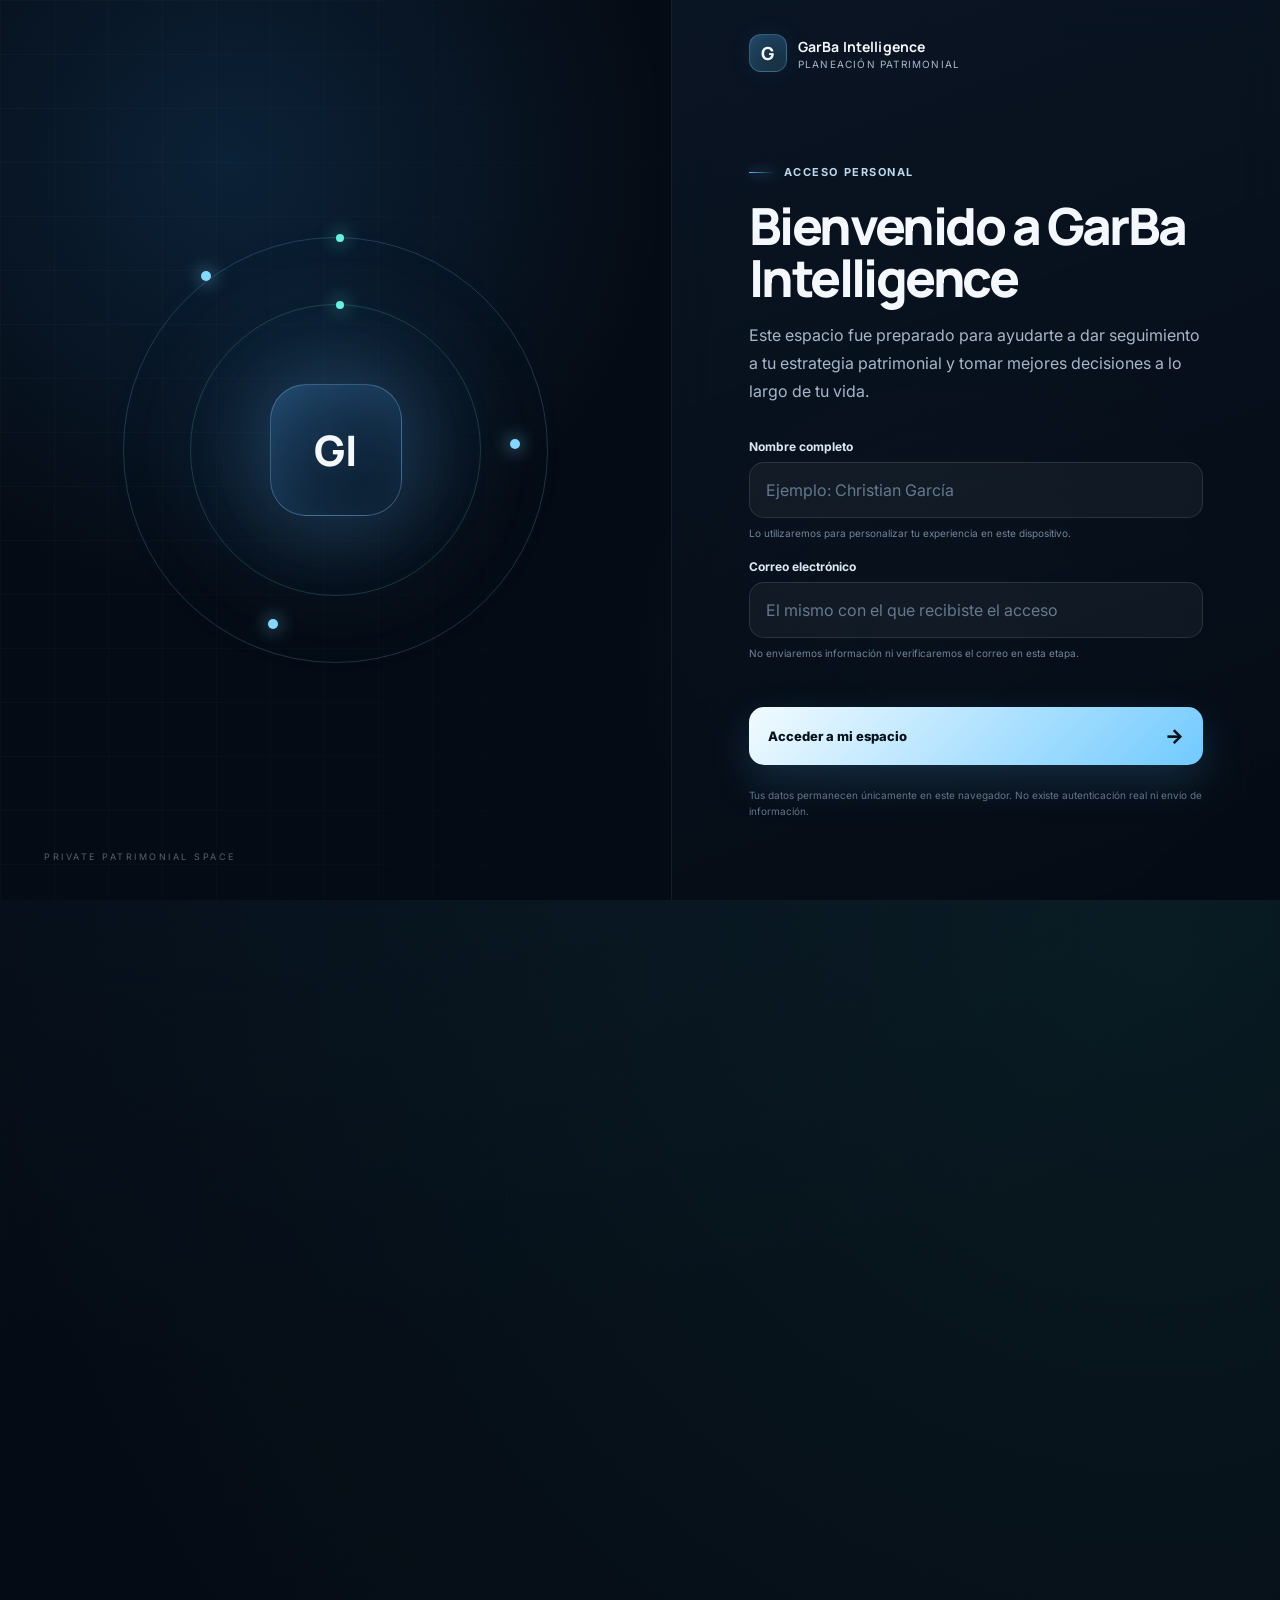
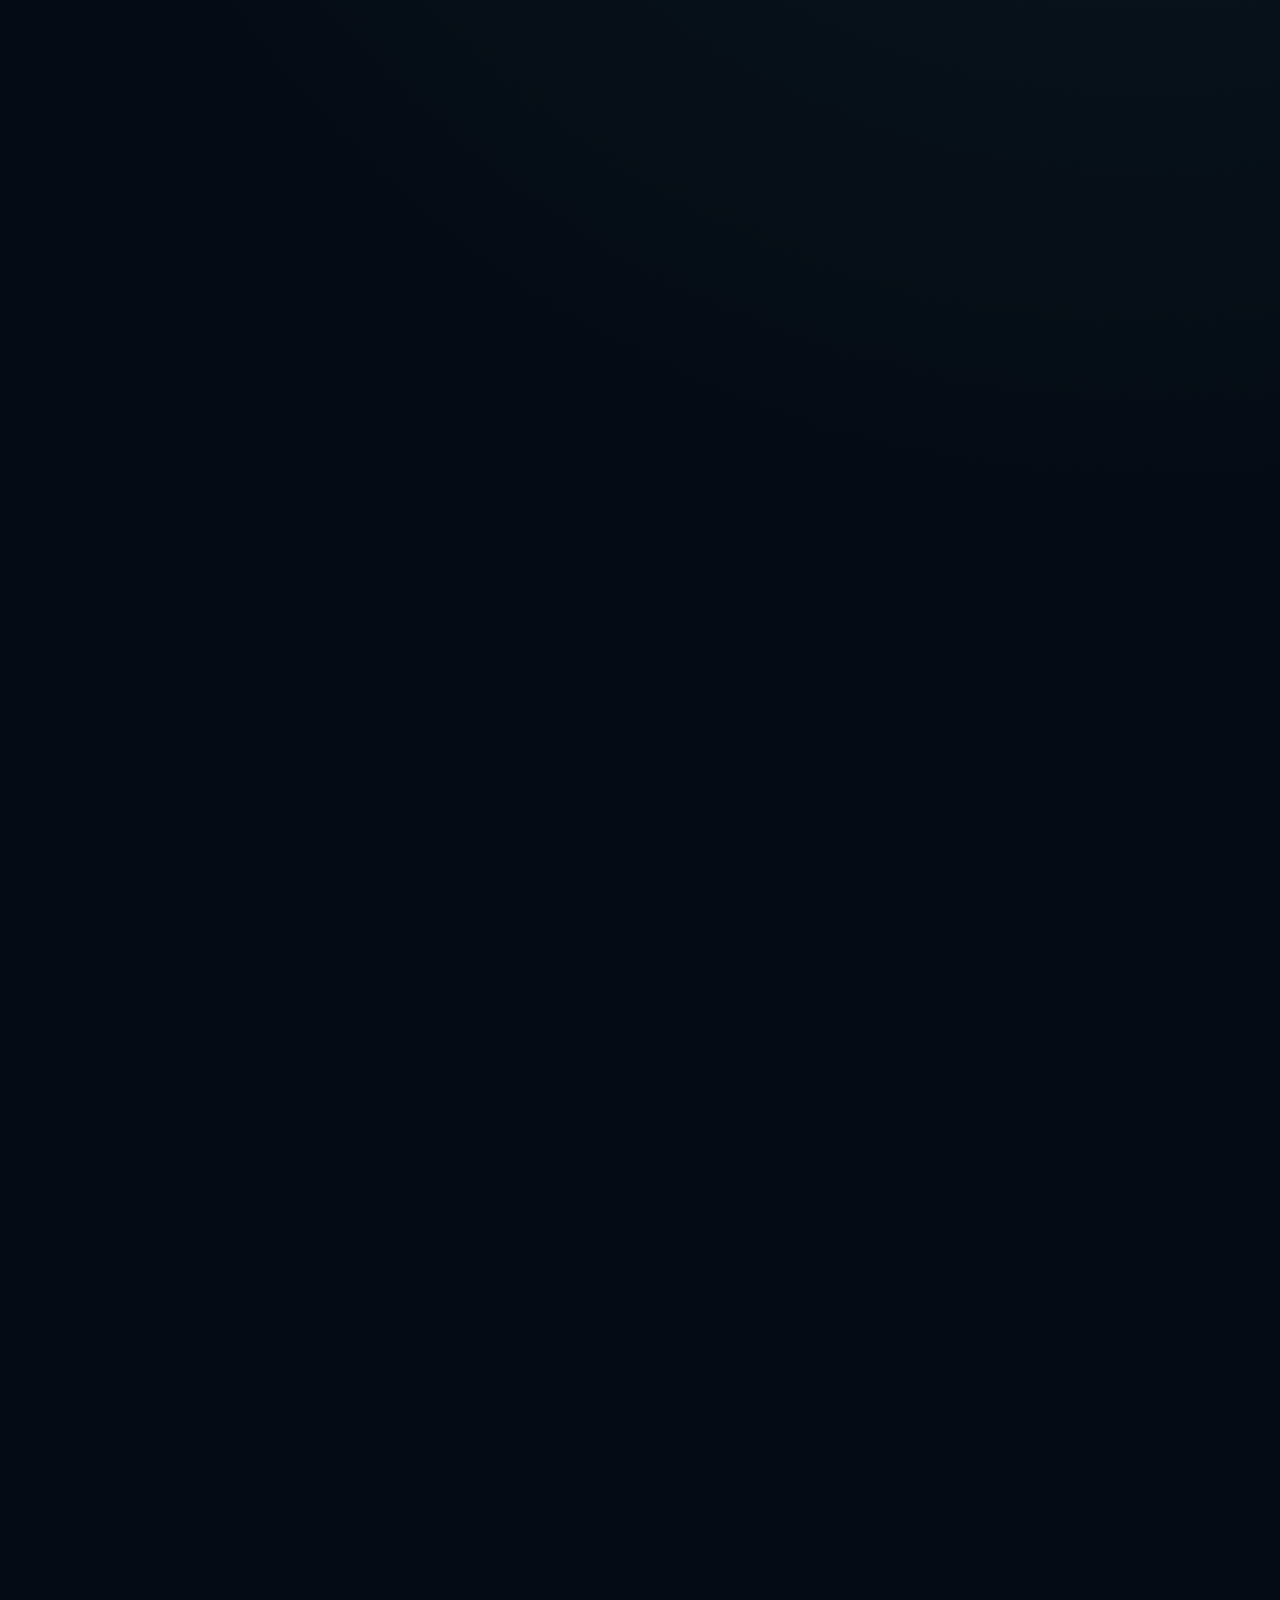
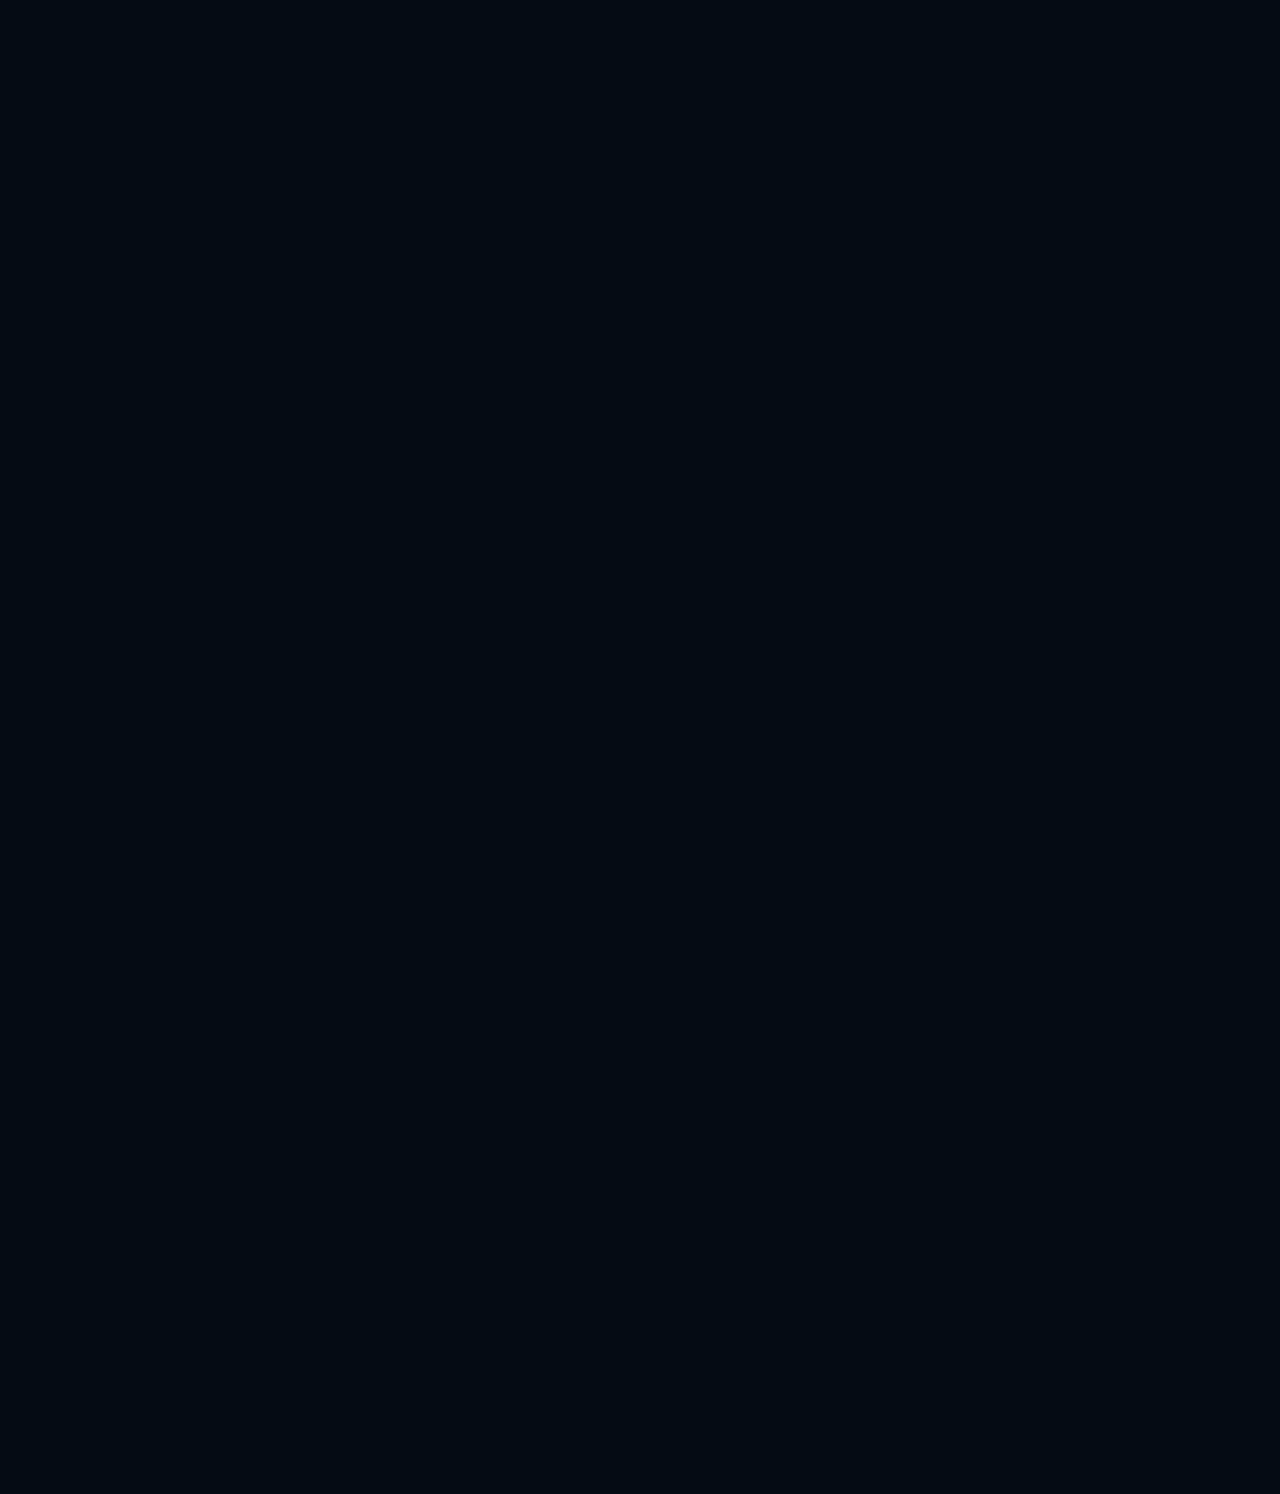
<file: index.html>
<!doctype html>
<html lang="es">
<head>
  <meta charset="utf-8" />
  <meta name="viewport" content="width=device-width, initial-scale=1" />
  <meta name="description" content="GarBa Intelligence: herramientas premium de planeación patrimonial para retiro, control financiero y protección familiar." />
  <meta name="theme-color" content="#07111f" />
  <title>GarBa Intelligence | Planeación Patrimonial</title>
  <link rel="preconnect" href="https://fonts.googleapis.com">
  <link rel="preconnect" href="https://fonts.gstatic.com" crossorigin>
  <link href="https://fonts.googleapis.com/css2?family=Inter:wght@400;500;600;700;800&family=Manrope:wght@500;600;700;800&display=swap" rel="stylesheet">
  <link rel="stylesheet" href="assets/css/styles.css" />
</head>
<body class="session-pending">
  <section class="access-gate" id="accessGate" aria-labelledby="accessTitle">
    <div class="access-gate__visual" aria-hidden="true">
      <div class="access-constellation">
        <span class="access-ring access-ring--one"></span>
        <span class="access-ring access-ring--two"></span>
        <span class="access-core">GI</span>
        <span class="access-node access-node--one"></span>
        <span class="access-node access-node--two"></span>
        <span class="access-node access-node--three"></span>
      </div>
    </div>
    <div class="access-gate__panel">
      <a class="access-brand" href="#" aria-label="GarBa Intelligence">
        <span class="brand-mark">G</span>
        <span class="brand-copy"><strong>GarBa Intelligence</strong><small>Planeación Patrimonial</small></span>
      </a>
      <div class="access-gate__copy">
        <span class="eyebrow"><i></i> Acceso personal</span>
        <h1 id="accessTitle">Bienvenido a GarBa Intelligence</h1>
        <p>Este espacio fue preparado para ayudarte a dar seguimiento a tu estrategia patrimonial y tomar mejores decisiones a lo largo de tu vida.</p>
      </div>
      <form class="access-form" id="accessForm" novalidate>
        <label>
          <span>Nombre completo</span>
          <input id="fullName" name="fullName" type="text" autocomplete="name" placeholder="Ejemplo: Christian García" required>
          <small>Lo utilizaremos para personalizar tu experiencia en este dispositivo.</small>
        </label>
        <label>
          <span>Correo electrónico</span>
          <input id="email" name="email" type="email" autocomplete="email" placeholder="El mismo con el que recibiste el acceso" required>
          <small>No enviaremos información ni verificaremos el correo en esta etapa.</small>
        </label>
        <p class="access-error" id="accessError" role="alert" aria-live="polite"></p>
        <button class="access-submit" type="submit">Acceder a mi espacio <span>→</span></button>
      </form>
      <p class="access-privacy">Tus datos permanecen únicamente en este navegador. No existe autenticación real ni envío de información.</p>
    </div>
  </section>

  <div class="portal-shell" id="portalShell" aria-hidden="true">
  <div class="ambient ambient-one"></div>
  <div class="ambient ambient-two"></div>
  <div class="grid-overlay"></div>

  <header class="site-header" id="inicio">
    <a class="brand" href="#inicio" aria-label="GarBa Intelligence, inicio">
      <span class="brand-mark" aria-hidden="true">G</span>
      <span class="brand-copy">
        <strong>GarBa Intelligence</strong>
        <small>Planeación Patrimonial</small>
      </span>
    </a>
    <nav class="desktop-nav" aria-label="Navegación principal">
      <a href="#origen">Origen</a>
      <a href="#herramientas">Herramientas</a>
      <a href="#acceso">Tu acceso</a>
      <a href="#acerca">Acerca de GarBa</a>
    </nav>
    <div class="user-menu">
      <button class="user-menu__trigger" id="userMenuTrigger" type="button" aria-expanded="false" aria-controls="userMenuPanel">
        <span class="user-avatar" data-user-initial>C</span>
        <span class="user-menu__copy"><small>Espacio de</small><strong data-user-first-name>Usuario</strong></span>
        <span class="user-menu__chevron">⌄</span>
      </button>
      <div class="user-menu__panel" id="userMenuPanel" hidden>
        <div class="user-menu__identity"><strong data-user-full-name></strong><span data-user-email></span></div>
        <button type="button" data-session-action="change">Cambiar de usuario</button>
        <button type="button" data-session-action="logout">Cerrar sesión</button>
      </div>
    </div>
  </header>

  <main>
    <section class="hero section-shell">
      <div class="hero-copy reveal">
        <span class="eyebrow"><i></i> Tu espacio privado de planeación patrimonial</span>
        <p class="personal-welcome">Bienvenido nuevamente, <strong data-user-first-name>Usuario</strong>.</p>
        <h1>Tres herramientas.<br><span>Una sola intención:</span><br>ayudarte a tomar mejores decisiones.</h1>
        <p>
          <span data-user-first-name>Usuario</span>, este es tu espacio personal para comprender tu situación financiera, proyectar escenarios y convertir información compleja en decisiones claras y accionables.
        </p>
        <div class="hero-actions">
          <a class="button button-primary" href="#herramientas">Conocer las herramientas</a>
          <a class="button button-secondary" href="#origen">Descubrir por qué existen</a>
        </div>
        <div class="trust-row" aria-label="Principios de experiencia">
          <span>Privado en tu navegador</span>
          <span>Sin registros innecesarios</span>
          <span>Diseñado para avanzar a tu ritmo</span>
        </div>
      </div>

      <div class="hero-visual reveal" aria-label="Visualización patrimonial">
        <div class="orbital-card">
          <div class="orbital-topline">
            <span>Patrimonio integral</span>
            <span class="live-pill">Análisis activo</span>
          </div>
          <div class="orbital-stage">
            <div class="orbit orbit-a"></div>
            <div class="orbit orbit-b"></div>
            <div class="core">
              <small>Visión</small>
              <strong>360°</strong>
            </div>
            <div class="metric metric-one"><small>Retiro</small><strong>Proyección</strong></div>
            <div class="metric metric-two"><small>Flujo</small><strong>Control</strong></div>
            <div class="metric metric-three"><small>Familia</small><strong>Protección</strong></div>
          </div>
          <div class="orbital-footer">
            <div><small>Decisiones</small><strong>Con contexto</strong></div>
            <div><small>Escenarios</small><strong>Modificables</strong></div>
            <div><small>Resultados</small><strong>Descargables</strong></div>
          </div>
        </div>
      </div>
    </section>

    <section class="section-shell origin" id="origen">
      <div class="section-heading reveal">
        <span class="eyebrow"><i></i> El origen</span>
        <h2>Fueron creadas para que una buena decisión no dependa de entender términos complicados.</h2>
      </div>
      <div class="origin-grid">
        <article class="glass-panel reveal">
          <span class="panel-index">01</span>
          <h3>Traducir complejidad</h3>
          <p>Convierten cifras, compromisos y metas en una lectura clara de tu situación actual y de lo que podría ocurrir si mantienes o modificas ciertas decisiones.</p>
        </article>
        <article class="glass-panel reveal">
          <span class="panel-index">02</span>
          <h3>Dar seguimiento</h3>
          <p>Tu vida cambia. Estas herramientas están pensadas para actualizarse, comparar momentos y ayudarte a mantener el rumbo sin empezar desde cero.</p>
        </article>
        <article class="glass-panel reveal">
          <span class="panel-index">03</span>
          <h3>Impulsar acción</h3>
          <p>No buscan llenarte de datos, sino mostrar prioridades, brechas y oportunidades para que sepas qué atender primero y por qué.</p>
        </article>
      </div>
    </section>

    <section class="section-shell access-story" id="acceso">
      <div class="access-card reveal">
        <div>
          <span class="eyebrow"><i></i> ¿Cómo llegaron a ti?</span>
          <h2>Estas herramientas tienen valor porque fueron diseñadas para acompañar decisiones reales.</h2>
        </div>
        <div class="access-options">
          <div class="access-option">
            <span class="icon">✦</span>
            <div><h3>Como parte de tu estrategia</h3><p>Pudiste recibirlas al contratar una estrategia patrimonial con GarBa Consultoría Patrimonial.</p></div>
          </div>
          <div class="access-option">
            <span class="icon">♡</span>
            <div><h3>Como un obsequio con intención</h3><p>También pudieron llegar a ti porque alguien cercano quiso compartirte una herramienta útil para tu futuro.</p></div>
          </div>
        </div>
      </div>
    </section>

    <section class="section-shell tools" id="herramientas">
      <div class="section-heading reveal">
        <span class="eyebrow"><i></i> Tu centro de inteligencia patrimonial</span>
        <h2><span data-user-first-name>Usuario</span>, estas son tus herramientas.</h2>
        <p>Cada experiencia fue preparada para acompañarte de forma independiente y conservar tus avances en este dispositivo.</p>
      </div>

      <div class="tool-grid">
        <article class="tool-card tool-retirement reveal">
          <div class="tool-glow"></div>
          <div class="tool-number">01</div>
          <div class="tool-icon"><span></span></div>
          <div class="tool-content">
            <span class="tool-kicker">Proyección patrimonial</span>
            <h3>Mi Ruta de Retiro</h3>
            <p class="tool-subtitle">Ya tengo mi plan, ¿ahora qué sigue?</p>
            <p>Integra retiro, AFORE, ahorro, vivienda, hipoteca e ingresos para conocer tu avance y probar decisiones futuras.</p>
            <ul>
              <li>Fotografía patrimonial actual</li>
              <li>Brecha e ingreso estimado</li>
              <li>Escenarios y recomendaciones</li>
            </ul>
          </div>
          <a class="tool-button" href="mi-ruta-de-retiro/">Abrir Mi Ruta de Retiro <span>→</span></a>
        </article>

        <article class="tool-card tool-control reveal">
          <div class="tool-glow"></div>
          <div class="tool-number">02</div>
          <div class="tool-icon"><span></span></div>
          <div class="tool-content">
            <span class="tool-kicker">Flujo y decisiones</span>
            <h3>Control Financiero Mensual</h3>
            <p class="tool-subtitle">Entiende a dónde va tu dinero.</p>
            <p>Organiza ingresos, gastos, deuda, ahorro y compromisos para descubrir tu capacidad real y construir un plan mensual.</p>
            <ul>
              <li>Distribución del flujo</li>
              <li>Puntos de fuga y endeudamiento</li>
              <li>Plan mensual editable</li>
            </ul>
          </div>
          <a class="tool-button" href="control-financiero-mensual/">Abrir Control Financiero <span>→</span></a>
        </article>

        <article class="tool-card tool-protection reveal">
          <div class="tool-glow"></div>
          <div class="tool-number">03</div>
          <div class="tool-icon"><span></span></div>
          <div class="tool-content">
            <span class="tool-kicker">Prevención familiar</span>
            <h3>Radar de Protección Familiar</h3>
            <p class="tool-subtitle">Identifica lo que hoy podría dejarte vulnerable.</p>
            <p>Evalúa fondo de emergencia, seguros, ingresos, vivienda, educación, deudas y organización patrimonial.</p>
            <ul>
              <li>Radar por categorías</li>
              <li>Riesgos y prioridades</li>
              <li>Plan de acción personalizado</li>
            </ul>
          </div>
          <a class="tool-button" href="radar-proteccion-familiar/">Abrir Radar de Protección <span>→</span></a>
        </article>
      </div>
    </section>

    <section class="section-shell principles">
      <div class="principles-grid reveal">
        <div><strong>01</strong><span>Información clara</span><p>Sin tecnicismos innecesarios.</p></div>
        <div><strong>02</strong><span>Escenarios modificables</span><p>Para explorar antes de decidir.</p></div>
        <div><strong>03</strong><span>Control del usuario</span><p>Tus datos permanecen en tu navegador.</p></div>
        <div><strong>04</strong><span>Resultados accionables</span><p>Lectura, prioridades y siguientes pasos.</p></div>
      </div>
    </section>

    <section class="section-shell about" id="acerca">
      <div class="about-card reveal">
        <div class="about-identity">
          <div class="portrait-placeholder">CG</div>
          <div>
            <span class="eyebrow"><i></i> Acompañamiento profesional</span>
            <h2>Christian García</h2>
            <p>Asesor patrimonial · GarBa Consultoría Patrimonial</p>
          </div>
        </div>
        <div class="about-copy">
          <blockquote>"No vendo miedo; acompaño decisiones con estrategia."</blockquote>
          <p>GarBa Intelligence fue creado para que cada persona pueda entender mejor su realidad, conversar con mayor claridad sobre su futuro y tomar decisiones patrimoniales con mayor intención.</p>
          <div class="about-contact">
            <span class="about-contact__badge">Cédula CNSF G384982</span>
            <a href="tel:+526623072573">+52 662 307 2573</a>
            <a href="mailto:christian.garcia@sfgarba.com.mx">christian.garcia@sfgarba.com.mx</a>
            <a href="https://www.linkedin.com/in/christian-garcia-barragan" target="_blank" rel="noopener">LinkedIn →</a>
          </div>
        </div>
      </div>
    </section>

    <section class="section-shell disclaimer">
      <div class="disclaimer-card reveal">
        <span>Información importante</span>
        <p>Estas herramientas tienen fines informativos y de orientación. Sus resultados dependen de los datos y supuestos capturados, no constituyen una promesa de rendimiento ni sustituyen asesoría financiera, fiscal, legal, médica o de seguros personalizada.</p>
      </div>
    </section>
  </main>

  <footer>
    <div class="footer-brand"><strong>GarBa Intelligence</strong><span>Planeación Patrimonial</span></div>
    <p>GarBa Consultoría Patrimonial · Christian García</p>
    <p>© <span id="year"></span> Todos los derechos reservados.</p>
  </footer>

  <a class="whatsapp-float" id="whatsappLink" href="https://wa.me/526623072573?text=Hola%20Christian%2C%20tengo%20una%20duda%20sobre%20GarBa%20Intelligence." target="_blank" rel="noopener"><span>◔</span><div><small>Escríbeme cuando quieras</small><strong>Hablar con Christian</strong></div></a>

  <script src="assets/js/main.js"></script>
  </div>
</body>
</html>
</file>
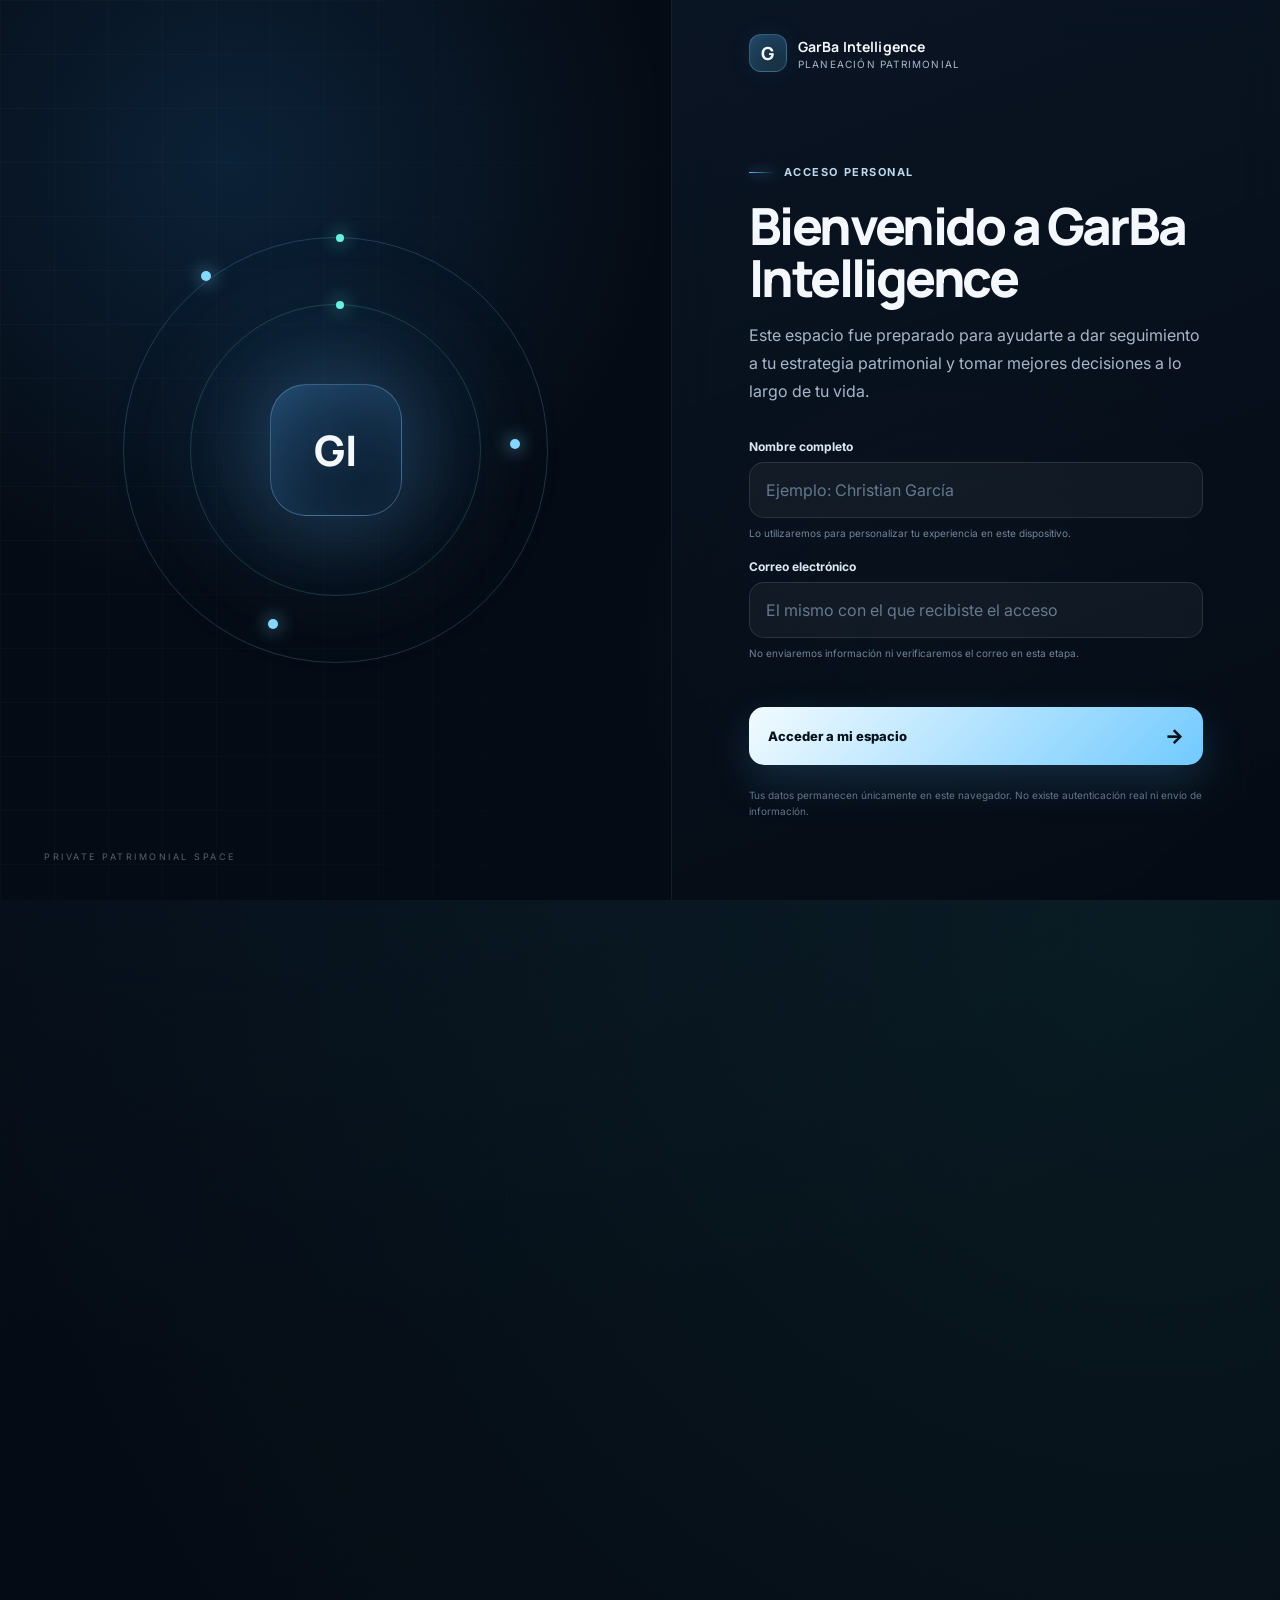
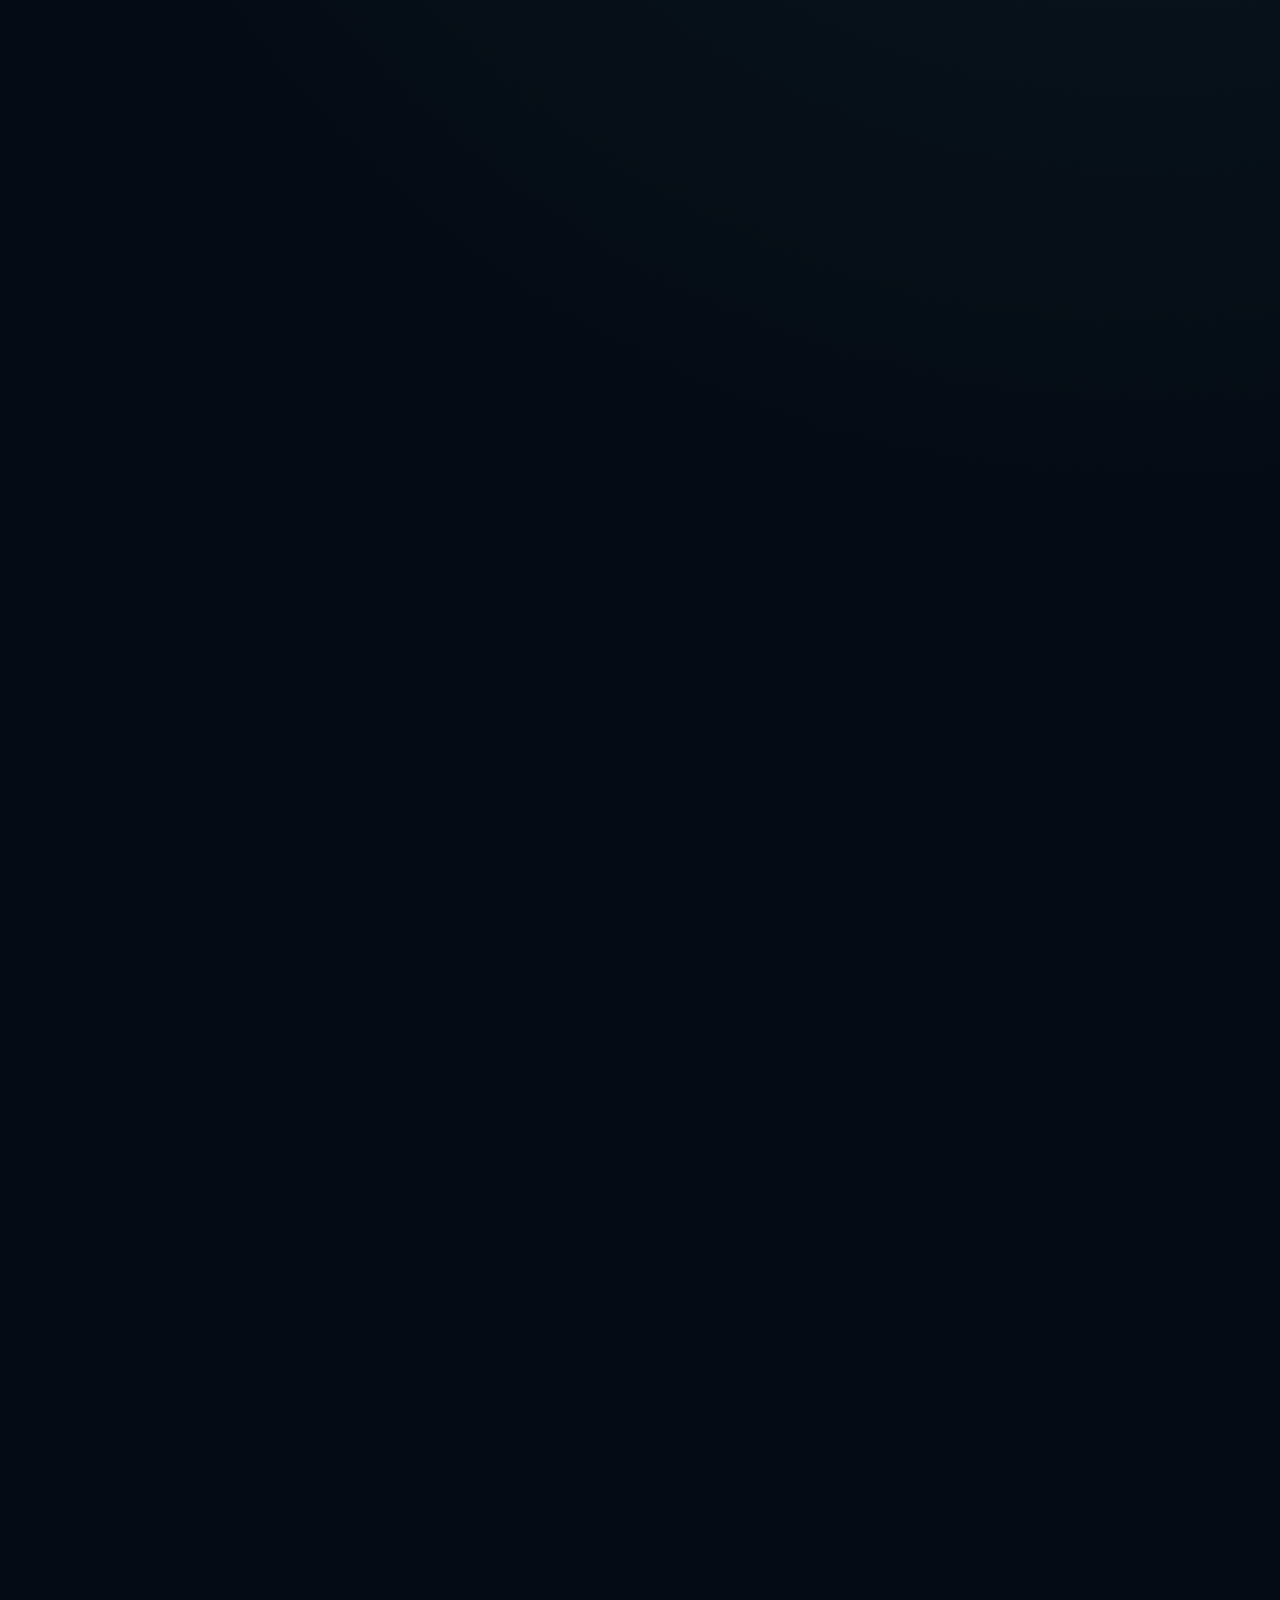
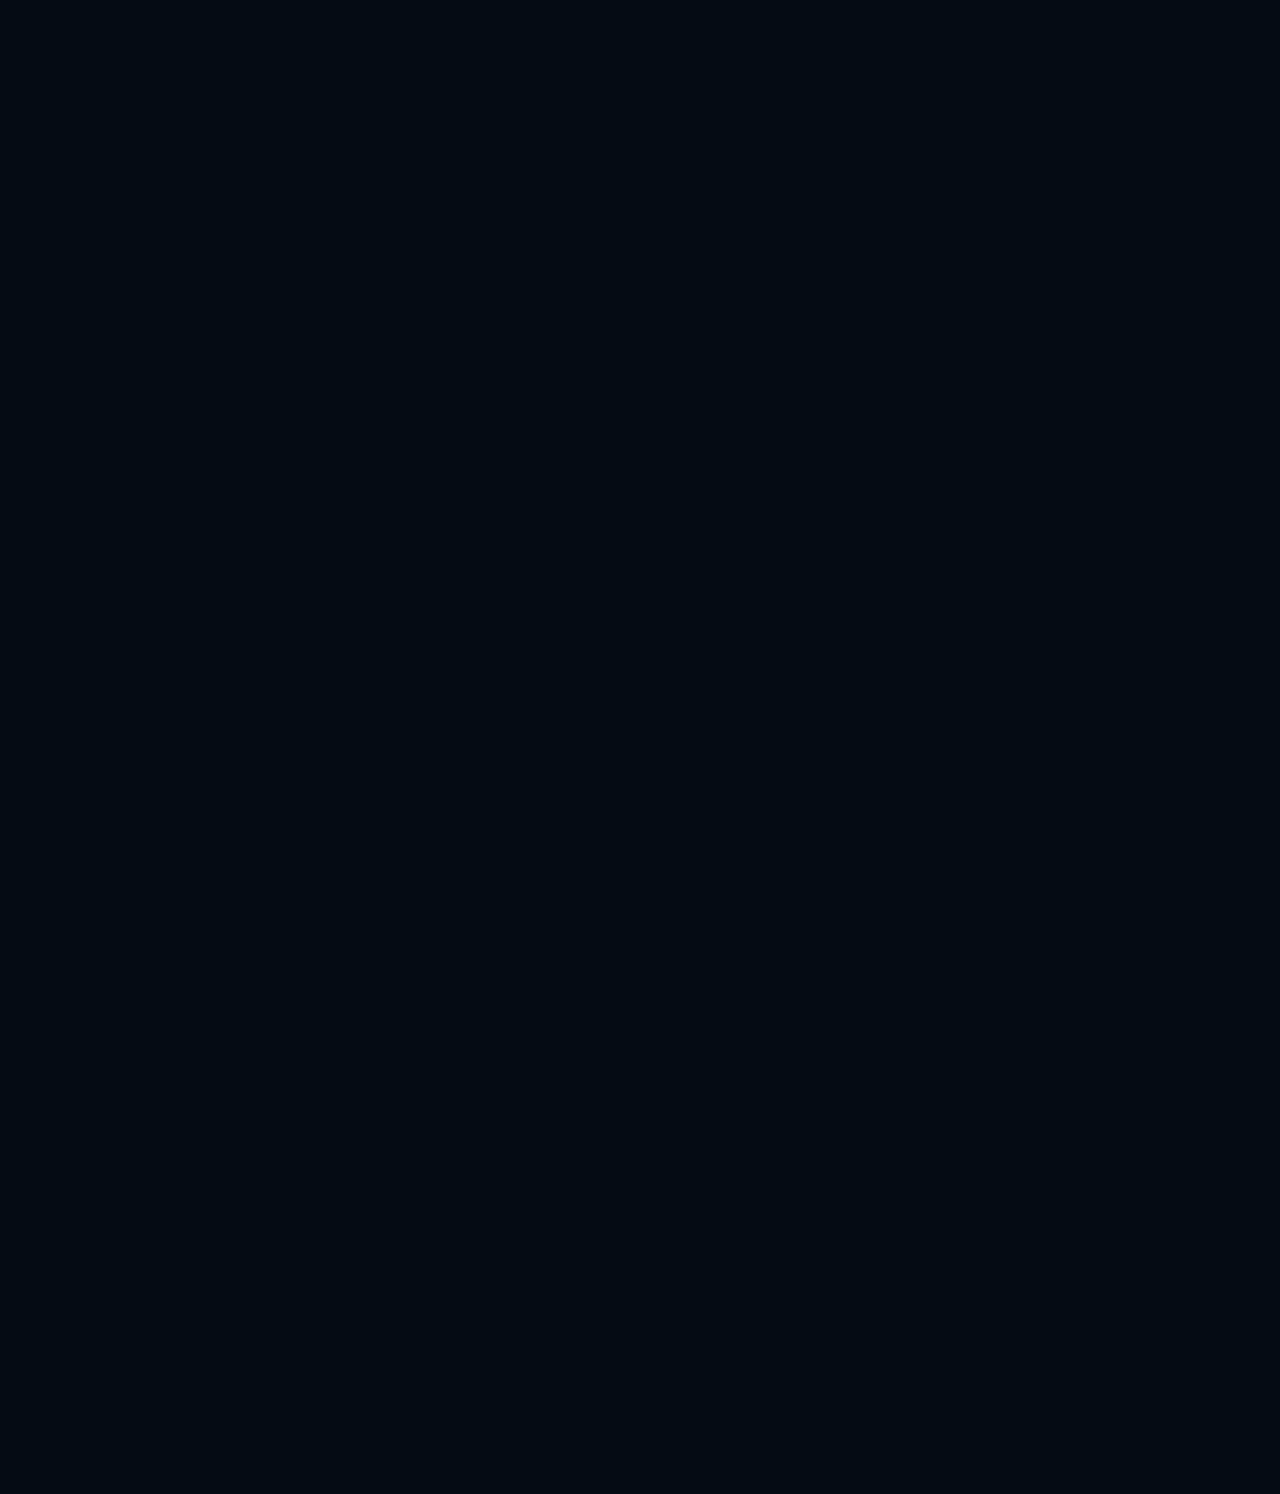
<file: mi-ruta-de-retiro/index.html>
<!doctype html>
<html lang="es">
<head>
  <meta charset="utf-8" />
  <meta name="viewport" content="width=device-width, initial-scale=1" />
  <meta name="theme-color" content="#071425" />
  <meta name="description" content="Mi Ruta de Retiro, una experiencia privada de GarBa Intelligence." />
  <title>Mi Ruta de Retiro | GarBa Intelligence</title>
  <link rel="preconnect" href="https://fonts.googleapis.com">
  <link rel="preconnect" href="https://fonts.gstatic.com" crossorigin>
  <link href="https://fonts.googleapis.com/css2?family=Inter:wght@400;500;600;700;800&family=Manrope:wght@500;600;700;800&display=swap" rel="stylesheet">
  <link rel="stylesheet" href="../assets/css/styles.css" />
  <link rel="stylesheet" href="../assets/css/retirement.css" />
</head>
<body class="retirement-app">
  <div class="retirement-ambient retirement-ambient-a"></div>
  <div class="retirement-ambient retirement-ambient-b"></div>
  <div class="retirement-grid"></div>

  <header class="retirement-header">
    <a class="retirement-brand" href="../" aria-label="Volver a GarBa Intelligence">
      <span class="retirement-brand__mark">G</span>
      <span><strong>GarBa Intelligence</strong><small>Mi Ruta de Retiro</small></span>
    </a>
    <div class="retirement-header__actions">
      <button class="quiet-button" type="button" data-open-panel="guide">Guía</button>
      <button class="quiet-button" type="button" data-open-panel="privacy">Privacidad</button>
      <button class="user-menu-button" type="button" data-open-panel="manageData" aria-label="Administrar mi información">
        <span class="user-menu-button__avatar" data-user-initial>C</span>
        <span><small>Hola,</small><strong data-user-first-name>Usuario</strong></span>
        <i>⌄</i>
      </button>
    </div>
  </header>

  <main class="retirement-main">
    <section class="journey-shell" id="journeyShell">
      <aside class="journey-sidebar">
        <div>
          <span class="journey-eyebrow">Ruta personal de <strong data-user-first-name>Usuario</strong></span>
          <h1>Mi Ruta de Retiro</h1>
          <p>Una lectura clara de lo que ya construiste, lo que podrías alcanzar y las decisiones que pueden fortalecer tu camino.</p>
        </div>

        <div class="route-visual" aria-hidden="true">
          <div class="route-line"><span id="routeLine"></span></div>
          <div class="route-node is-active" data-route-node="0"><i></i><span>Inicio</span></div>
          <div class="route-node" data-route-node="1"><i></i><span>Perspectiva</span></div>
          <div class="route-node" data-route-node="2"><i></i><span>Tu plan</span></div>
          <div class="route-node" data-route-node="3"><i></i><span>Lo construido</span></div>
          <div class="route-node" data-route-node="4"><i></i><span>Tu meta</span></div>
          <div class="route-node" data-route-node="5"><i></i><span>Resultado</span></div>
        </div>

        <div class="save-status" id="saveStatus"><span></span> Tus avances se guardan en este dispositivo.</div>
        <button class="manage-data-button" type="button" data-open-panel="manageData">Administrar mi información <span>→</span></button>
      </aside>

      <section class="journey-stage">
        <div class="progress-top">
          <div><span id="stepLabel">Bienvenida</span><strong id="progressText">0%</strong></div>
          <div class="progress-track"><span id="progressBar"></span></div>
        </div>

        <div class="step is-active" data-step="0">
          <div class="intro-orbit" aria-hidden="true"><span></span><i></i><b></b></div>
          <span class="step-kicker">Tiempo estimado: 5 a 7 minutos</span>
          <h2>Hola, <span data-user-first-name>Usuario</span>.</h2>
          <p class="step-lead">Revisaremos cómo continúa avanzando tu estrategia de retiro. Puedes comenzar con cifras aproximadas y actualizar todo después.</p>

          <div class="advisor-card">
            <div class="advisor-card__avatar">CG</div>
            <div class="advisor-card__body">
              <span class="advisor-card__label">Quién te acompaña en esta herramienta</span>
              <strong class="advisor-card__name">Christian García</strong>
              <span class="advisor-card__role">Asesor patrimonial · GarBa Consultoría Patrimonial</span>
              <div class="advisor-card__badges">
                <span class="advisor-card__badge">Cédula CNSF G384982</span>
                <span class="advisor-card__badge">Planeación patrimonial</span>
              </div>
              <div class="advisor-card__contact">
                <a href="tel:+526623072573">+52 662 307 2573</a>
                <a href="mailto:christian.garcia@sfgarba.com.mx">christian.garcia@sfgarba.com.mx</a>
              </div>
              <a class="advisor-card__link" href="https://www.linkedin.com/in/christian-garcia-barragan" target="_blank" rel="noopener">Conoce quién te está asesorando →</a>
            </div>
          </div>

          <div class="promise-grid">
            <div><strong>Lo que ya construiste</strong><span>Reuniremos tu PPR, AFORE, ahorro y patrimonio.</span></div>
            <div><strong>Lo que podría representar</strong><span>Traduciremos tu proyección a un ingreso mensual comprensible.</span></div>
            <div><strong>Lo que puedes explorar</strong><span>Probarás decisiones sin modificar tu escenario original.</span></div>
          </div>
          <div class="step-actions"><button class="primary-action" type="button" data-next>Comenzar mi Ruta <span>→</span></button></div>
          <p class="legal-inline">Esta experiencia ofrece estimaciones orientativas y no sustituye una asesoría personalizada.</p>
        </div>

        <div class="step" data-step="1">
          <span class="step-kicker">Primero, definamos la perspectiva</span>
          <h2>¿Cómo quieres revisar tu situación?</h2>
          <p class="step-lead">Esto nos ayuda a interpretar correctamente ingresos, gastos y recursos personales.</p>
          <div class="choice-grid" data-choice-group="scope">
            <button class="choice-card" type="button" data-value="individual"><span>Solo mi información</span><small>Una lectura personal de tus recursos y objetivos.</small></button>
            <button class="choice-card" type="button" data-value="couple"><span>Mi pareja y yo</span><small>Separaremos los recursos personales y mostraremos también el panorama conjunto.</small></button>
            <button class="choice-card" type="button" data-value="household"><span>Mi hogar en conjunto</span><small>Usaremos cifras familiares, identificando por separado los productos personales.</small></button>
          </div>
          <div class="help-note"><button type="button" data-open-panel="scopeHelp">ⓘ ¿Por qué importa esta elección?</button></div>
          <div class="step-actions"><button class="secondary-action" type="button" data-prev>← Atrás</button><button class="primary-action" type="button" data-next>Continuar <span>→</span></button></div>
        </div>

        <div class="step" data-step="2">
          <span class="step-kicker">Tu horizonte</span>
          <h2>¿Cuánto tiempo tiene tu estrategia para crecer?</h2>
          <div class="field-grid two-columns">
            <label class="field-card"><span>Tu edad actual</span><input type="number" inputmode="numeric" min="18" max="85" id="age" placeholder="Ejemplo: 45"><small>La usamos para calcular los años disponibles.</small></label>
            <label class="field-card"><span>Edad en la que te gustaría retirarte</span><input type="number" inputmode="numeric" min="40" max="90" id="retirementAge" placeholder="Ejemplo: 65"><small>Podrás probar otras edades después.</small></label>
          </div>
          <div class="conditional-block" id="partnerAgeBlock" hidden>
            <label class="field-card"><span>Edad actual de tu pareja</span><input type="number" inputmode="numeric" min="18" max="85" id="partnerAge" placeholder="Ejemplo: 43"><small>No necesitas tener todos sus datos para comenzar.</small></label>
          </div>
          <div class="insight-preview" id="yearsPreview">Completa ambas edades para conocer tu horizonte.</div>
          <div class="step-actions"><button class="secondary-action" type="button" data-prev>← Atrás</button><button class="primary-action" type="button" data-next>Continuar <span>→</span></button></div>
        </div>

        <div class="step" data-step="3">
          <span class="step-kicker">Tu estrategia actual</span>
          <h2>Empecemos por tu Plan Personal de Retiro.</h2>
          <div class="choice-grid compact" data-choice-group="hasPpr">
            <button class="choice-card" type="button" data-value="yes"><span>Sí, ya tengo uno</span></button>
            <button class="choice-card" type="button" data-value="multiple"><span>Tengo más de uno</span></button>
            <button class="choice-card" type="button" data-value="starting"><span>Estoy por comenzar</span></button>
            <button class="choice-card" type="button" data-value="no"><span>Todavía no tengo</span></button>
          </div>
          <div class="conditional-block" id="pprFields" hidden>
            <div class="field-grid two-columns">
              <label class="field-card"><span>Aportación mensual</span><div class="money-input"><b>$</b><input type="number" inputmode="decimal" min="0" id="pprMonthly" placeholder="5,000"></div><small>Si cambia, usa un promedio razonable.</small></label>
              <label class="field-card"><span>Saldo acumulado</span><div class="money-input"><b>$</b><input type="number" inputmode="decimal" min="0" id="pprBalance" placeholder="180,000"></div><small>Si no lo sabes, puedes usar un aproximado.</small></label>
            </div>
            <div class="field-grid two-columns compact-fields">
              <label class="field-card"><span>Tipo de estrategia</span><select id="pprRegime"><option value="none">No estoy seguro / sin beneficio fiscal</option><option value="151">Deducible · Art. 151</option><option value="93">Retiro · Art. 93</option></select><small>Si no lo sabes, elige la primera opción.</small></label>
              <label class="field-card"><span>Rendimiento anual de referencia</span><div class="percent-input"><input type="number" id="pprReturn" min="0" max="25" step="0.1" value="10"><b>%</b></div><small>La calculadora base utiliza 10% como escenario de acumulación.</small></label>
            </div>
            <div class="conditional-block" id="taxFields" hidden>
              <div class="field-grid two-columns compact-fields">
                <label class="field-card"><span>Tasa estimada de devolución</span><div class="percent-input"><input type="number" id="isrRate" min="0" max="45" step="1" value="30"><b>%</b></div><small>Es una referencia; depende de la situación fiscal.</small></label>
                <label class="estimate-toggle estimate-toggle--card"><input type="checkbox" id="reinvestTax" checked> Reinvertir cada año la devolución estimada</label>
              </div>
            </div>
            <label class="estimate-toggle"><input type="checkbox" id="pprEstimated"> Esta cifra es aproximada</label>
          </div>
          <div class="step-actions"><button class="secondary-action" type="button" data-prev>← Atrás</button><button class="primary-action" type="button" data-next>Continuar <span>→</span></button></div>
        </div>

        <div class="step" data-step="4">
          <span class="step-kicker">Lo que ya has construido</span>
          <h2>Sumemos los recursos que podrían acompañar tu retiro.</h2>
          <p class="step-lead">No necesitas incluir todo tu patrimonio. Solo aquello que razonablemente considerarías para esta etapa de vida.</p>
          <div class="field-grid two-columns">
            <label class="field-card"><span>Saldo actual de AFORE</span><div class="money-input"><b>$</b><input type="number" inputmode="decimal" min="0" id="aforeBalance" placeholder="350,000"></div><small>Si no lo tienes a la mano, déjalo en blanco.</small></label>
            <label class="field-card"><span>Otros ahorros o inversiones</span><div class="money-input"><b>$</b><input type="number" inputmode="decimal" min="0" id="otherSavings" placeholder="120,000"></div><small>Incluye solo la parte que usarías para el retiro.</small></label>
            <label class="field-card"><span>Valor actual de vivienda</span><div class="money-input"><b>$</b><input type="number" inputmode="decimal" min="0" id="homeValue" placeholder="2,500,000"></div><small>Puede ser una estimación basada en propiedades similares.</small></label>
            <label class="field-card"><span>Saldo pendiente de hipoteca</span><div class="money-input"><b>$</b><input type="number" inputmode="decimal" min="0" id="mortgageBalance" placeholder="850,000"></div><small>Déjalo en cero si ya está pagada.</small></label>
          </div>
          <div class="help-note"><button type="button" data-open-panel="homeHelp">ⓘ La vivienda fortalece tu patrimonio, pero no siempre genera ingreso.</button></div>
          <div class="step-actions"><button class="secondary-action" type="button" data-prev>← Atrás</button><button class="primary-action" type="button" data-next>Continuar <span>→</span></button></div>
        </div>

        <div class="step" data-step="5">
          <span class="step-kicker">Tu vida actual y la que deseas</span>
          <h2>Ahora traduzcamos tu objetivo a una cifra útil.</h2>
          <div class="field-grid two-columns">
            <label class="field-card"><span id="incomeLabel">Tu ingreso mensual</span><div class="money-input"><b>$</b><input type="number" inputmode="decimal" min="0" id="monthlyIncome" placeholder="60,000"></div><small>Usa un promedio si cambia cada mes.</small></label>
            <label class="field-card"><span>Gastos mensuales actuales</span><div class="money-input"><b>$</b><input type="number" inputmode="decimal" min="0" id="monthlyExpenses" placeholder="38,000"></div><small>No buscamos una cifra perfecta.</small></label>
            <label class="field-card field-card--highlight"><span>Ingreso mensual deseado en retiro</span><div class="money-input"><b>$</b><input type="number" inputmode="decimal" min="0" id="retirementIncomeGoal" placeholder="45,000"></div><small>Escríbelo con el valor que tiene el dinero hoy.</small></label>
            <label class="field-card"><span>Incremento mensual que considerarías posible</span><div class="money-input"><b>$</b><input type="number" inputmode="decimal" min="0" id="possibleIncrease" placeholder="1,000"></div><small>Puede ser cero. Después podrás simularlo.</small></label>
          </div>
          <div class="goal-helper" id="goalHelper"><button type="button" id="suggestGoal">Ayúdame a estimar mi meta</button><span>Usaremos tus gastos actuales como punto de partida.</span></div>
          <div class="step-actions"><button class="secondary-action" type="button" data-prev>← Atrás</button><button class="primary-action" type="button" data-next>Revisar mis datos <span>→</span></button></div>
        </div>

        <div class="step" data-step="6">
          <span class="step-kicker">Tu vida probablemente cambiará</span>
          <h2>¿Qué gastos dejarán de formar parte de tu presupuesto antes del retiro?</h2>
          <p class="step-lead">No queremos proyectar tu vida actual como si fuera permanente. Selecciona solo los compromisos que razonablemente terminarán antes de tu retiro.</p>
          <div class="life-change-grid">
            <label class="life-change-card"><input type="checkbox" id="mortgageEnds"><span><strong>Hipoteca</strong><small>La vivienda quedará liquidada antes del retiro.</small></span></label>
            <div class="life-change-details" data-detail-for="mortgageEnds"><label><span>Mensualidad actual</span><div class="money-input"><b>$</b><input type="number" id="mortgagePayment" min="0" placeholder="18,000"></div></label><label><span>¿En cuántos años termina?</span><input type="number" id="mortgageYearsLeft" min="0" max="50" placeholder="3"></label></div>

            <label class="life-change-card"><input type="checkbox" id="tuitionEnds"><span><strong>Colegiaturas</strong><small>Este gasto terminará antes de tu retiro.</small></span></label>
            <div class="life-change-details" data-detail-for="tuitionEnds"><label><span>Gasto mensual aproximado</span><div class="money-input"><b>$</b><input type="number" id="tuitionPayment" min="0" placeholder="20,000"></div></label><label><span>¿En cuántos años termina?</span><input type="number" id="tuitionYearsLeft" min="0" max="40" placeholder="10"></label></div>

            <label class="life-change-card"><input type="checkbox" id="carLoanEnds"><span><strong>Crédito automotriz</strong><small>El pago terminará antes de tu retiro.</small></span></label>
            <div class="life-change-details" data-detail-for="carLoanEnds"><label><span>Pago mensual</span><div class="money-input"><b>$</b><input type="number" id="carLoanPayment" min="0" placeholder="8,000"></div></label><label><span>¿En cuántos años termina?</span><input type="number" id="carLoanYearsLeft" min="0" max="20" placeholder="4"></label></div>

            <label class="life-change-card"><input type="checkbox" id="otherExpenseEnds"><span><strong>Otro compromiso temporal</strong><small>Algún crédito, apoyo o gasto que no será permanente.</small></span></label>
            <div class="life-change-details" data-detail-for="otherExpenseEnds"><label><span>Pago mensual</span><div class="money-input"><b>$</b><input type="number" id="otherExpensePayment" min="0" placeholder="5,000"></div></label><label><span>¿En cuántos años termina?</span><input type="number" id="otherExpenseYearsLeft" min="0" max="50" placeholder="6"></label></div>
          </div>
          <div class="future-income-block">
            <span class="step-kicker">Ingresos que podrían acompañarte</span>
            <h3>¿Esperas recibir algún ingreso mensual durante el retiro?</h3>
            <p>Incluye solo una referencia razonable. No necesitamos adivinar cantidades inciertas.</p>
            <div class="field-grid two-columns compact-fields">
              <label class="field-card"><span>Pensión estimada</span><div class="money-input"><b>$</b><input type="number" id="futurePension" min="0" placeholder="12,000"></div><small>Déjalo en blanco si no quieres considerarla.</small></label>
              <label class="field-card"><span>Rentas u otros ingresos recurrentes</span><div class="money-input"><b>$</b><input type="number" id="futureOtherIncome" min="0" placeholder="8,000"></div><small>En dinero de hoy.</small></label>
            </div>
          </div>
          <div class="future-flow-preview" id="futureFlowPreview">Selecciona los gastos que cambiarán para estimar cuánto podría necesitar tu vida futura.</div>
          <div class="help-note"><button type="button" data-open-panel="lifeChangesHelp">ⓘ ¿Por qué preguntamos esto?</button></div>
          <div class="step-actions"><button class="secondary-action" type="button" data-prev>← Atrás</button><button class="primary-action" type="button" data-next>Revisar mis datos <span>→</span></button></div>
        </div>

        <div class="step" data-step="7">
          <span class="step-kicker">Antes de calcular</span>
          <h2>Así construiremos tu primera lectura.</h2>
          <div class="review-grid" id="reviewGrid"></div>
          <div class="review-note" id="reviewNote"></div>
          <div class="step-actions"><button class="secondary-action" type="button" data-prev>Corregir información</button><button class="primary-action" type="button" id="calculateButton">Ver mi Ruta <span>→</span></button></div>
        </div>

        <div class="step results-step" data-step="8">
          <div class="analysis-sequence" id="analysisSequence" aria-live="polite">
            <div class="analysis-copy">
              <span class="step-kicker">Construyendo tu Ruta</span>
              <h2>Estamos conectando las piezas de tu estrategia.</h2>
              <p id="analysisText">Organizando lo que ya has construido…</p>
              <div class="analysis-steps" aria-hidden="true">
                <div class="analysis-step is-active"><i></i><span>Organizando tus recursos</span></div>
                <div class="analysis-step"><i></i><span>Proyectando escenarios</span></div>
                <div class="analysis-step"><i></i><span>Identificando decisiones</span></div>
                <div class="analysis-step"><i></i><span>Preparando tu lectura</span></div>
              </div>
            </div>
            <div class="route-processing" aria-hidden="true">
              <div class="route-horizon"></div>
              <svg class="route-path" viewBox="0 0 560 420" role="img" aria-label="Una ruta de luz se construye hacia el horizonte">
                <path class="route-path-base" d="M275 402 C145 340 412 304 278 244 C154 188 414 158 282 104 C228 82 254 50 280 22"/>
                <path class="route-path-glow" d="M275 402 C145 340 412 304 278 244 C154 188 414 158 282 104 C228 82 254 50 280 22"/>
              </svg>
              <div class="route-core"></div>
              <div class="resource-orbit resource-orbit--ppr"><span>PPR</span></div>
              <div class="resource-orbit resource-orbit--afore"><span>AFORE</span></div>
              <div class="resource-orbit resource-orbit--home"><span>Vivienda</span></div>
              <div class="resource-orbit resource-orbit--other"><span>Otros recursos</span></div>
            </div>
          </div>

          <div class="results-content" id="resultsContent" hidden>
            <span class="step-kicker">Tu Ruta está lista</span>
            <h2><span data-user-first-name>Usuario</span>, así va hoy tu Ruta de Retiro.</h2>

            <section class="route-answer" id="routeAnswer">
              <div>
                <span class="route-answer__eyebrow">Respuesta principal</span>
                <h3 id="routeStatusTitle">Tu Ruta está en construcción.</h3>
                <p id="routeStatusText">Estamos preparando una lectura clara de tu avance.</p>
              </div>
              <div class="route-answer__coverage">
                <strong id="coveragePlain">0 de cada 5</strong>
                <span id="coveragePlainLabel">de tu meta mensual</span>
              </div>
            </section>

            <div class="patrimony-summary-grid">
              <section class="patrimony-summary-card">
                <span>Tu patrimonio total</span>
                <strong id="totalPatrimonyTop">$0</strong>
                <small>Incluye el valor neto de tu vivienda.</small>
              </section>
              <section class="patrimony-summary-card patrimony-summary-card--accent">
                <span>Recursos para generar ingreso</span>
                <strong id="retirementResources">$0</strong>
                <small>PPR, AFORE y otros recursos considerados.</small>
              </section>
              <section class="patrimony-summary-card">
                <span>Diferencia mensual contra tu meta</span>
                <strong id="monthlyGap">$0</strong>
                <small>Después de considerar ingresos futuros registrados.</small>
              </section>
            </div>

            <div class="wow-patrimony">
              <div class="patrimony-ring" id="patrimonyRing"><span><small>Patrimonio considerado</small><strong id="totalPatrimony">$0</strong></span></div>
              <div class="patrimony-breakdown" id="patrimonyBreakdown"></div>
            </div>

            <section class="result-reveal result-reveal--income">
              <span class="result-label">Lo que podría representar cada mes</span>
              <strong class="hero-result" id="estimatedIncome">$0</strong>
              <p id="incomeNarrative"></p>
            </section>

            <div class="result-grid">
              <section class="result-card"><span>Tu meta mensual</span><strong id="goalResult">$0</strong><small>En dinero de hoy</small></section>
              <section class="result-card"><span>Avance estimado</span><strong id="coverageResult">0%</strong><small id="coverageLabel">En construcción</small></section>
              <section class="result-card"><span>Horizonte</span><strong id="yearsResult">0 años</strong><small>Hasta tu edad objetivo</small></section>
            </div>

            <section class="discovery-card">
              <span>Qué significa para ti</span>
              <h3 id="discoveryTitle">Tu estrategia ya tiene una base.</h3>
              <p id="discoveryText"></p>
            </section>

            <section class="engine-summary">
              <div><span class="step-kicker">Cómo construimos esta lectura</span><h3>Un escenario, no una predicción.</h3></div>
              <div class="engine-summary__grid">
                <div><span>PPR</span><strong id="pprProjectedResult">$0</strong><small id="pprMethodLabel">Proyección del motor GarBa</small></div>
                <div><span>AFORE</span><strong id="aforeProjectedResult">$0</strong><small>Saldo actual proyectado a una referencia conservadora.</small></div>
                <div><span>Vivienda</span><strong id="homeProjectedResult">$0</strong><small>Referencia nacional histórica; no se usa como ingreso al conservarla.</small></div>
                <div><span>Ingreso futuro registrado</span><strong id="futureIncomeResult">$0</strong><small>Pensión, rentas u otros ingresos en dinero de hoy.</small></div>
              </div>
            </section>

            <section class="future-life-result" id="futureLifeResult">
              <div><span class="step-kicker">Tu vida también cambia</span><h3>Gastos que podrían liberarse antes del retiro</h3><p id="futureLifeNarrative">No identificamos compromisos temporales en esta primera lectura.</p></div>
              <div class="future-life-amount"><small>Flujo mensual que podría liberarse</small><strong id="futureExpenseRelief">$0</strong></div>
              <div class="future-life-list" id="futureLifeList"></div>
            </section>

            <section class="recommendations-section">
              <div><span class="step-kicker">Opciones para acercarte</span><h3>Estas son las decisiones que hoy podrían ayudarte más.</h3><p>No son instrucciones. Puedes explorar las que mejor se adapten a tu momento de vida.</p></div>
              <div class="recommendation-list" id="recommendationList"></div>
            </section>

            <section class="simulator-section">
              <div class="section-title-row"><div><span class="step-kicker">Explora una decisión</span><h3>¿Qué pasaría si aumentas tu aportación?</h3></div><button class="quiet-button" type="button" id="resetScenario">Volver al escenario original</button></div>
              <label class="slider-label"><span>Aportación adicional mensual</span><strong id="scenarioContributionLabel">$0</strong></label>
              <input type="range" id="scenarioContribution" min="0" max="10000" step="500" value="0">
              <div class="scenario-comparison">
                <div><span>Ingreso estimado actual</span><strong id="baseIncomeComparison">$0</strong></div>
                <div class="scenario-highlight"><span>Con este ajuste</span><strong id="scenarioIncomeComparison">$0</strong><small id="scenarioImpact">Sin cambios todavía</small></div>
              </div>
              <div class="scenario-secondary">
                <label class="slider-label"><span>Explorar años adicionales antes del retiro</span><strong id="scenarioYearsLabel">0 años</strong></label>
                <input type="range" id="scenarioYears" min="0" max="5" step="1" value="0">
              </div>
            </section>

            <section class="next-actions">
              <div><span class="step-kicker">Tus siguientes pasos</span><h3>Una Ruta útil siempre termina con una acción clara.</h3></div>
              <div class="action-list" id="actionList"></div>
            </section>

            <section class="route-closing">
              <span class="step-kicker">Tu Ruta continuará evolucionando</span>
              <h3>Nadie puede predecir con certeza el futuro. Nosotros tampoco.</h3>
              <p>Este análisis no intenta decirte exactamente qué ocurrirá. Busca ayudarte a prepararte lo mejor posible con la información disponible hoy.</p>
              <p>Cuando cambien tus ingresos, responsabilidades, objetivos o patrimonio, vuelve y actualiza tu Ruta. Las mejores estrategias no adivinan el futuro: evolucionan contigo.</p>
            </section>

            <section class="download-section">
              <div><span class="step-kicker">Tu información es tuya</span><h3>Llévate tus resultados.</h3><p>Descarga tus datos o guarda este reporte como PDF desde tu navegador.</p></div>
              <div class="download-actions">
                <button class="secondary-action" type="button" id="downloadCsv">Descargar mis datos</button>
                <button class="primary-action" type="button" id="printReport">Guardar reporte en PDF</button>
              </div>
            </section>

            <p class="legal-inline">Las proyecciones usan supuestos y no representan una garantía de rendimiento o ingreso futuro.</p>
          </div>
        </div>
      </section>
    </section>
  </main>

  <a class="whatsapp-float" id="whatsappLink" href="https://wa.me/526623072573" target="_blank" rel="noopener"><span>◔</span><div><small>Estoy a un mensaje de distancia</small><strong>Revisar mi Ruta con Christian</strong></div></a>

  <div class="side-panel" id="sidePanel" hidden>
    <button class="side-panel__backdrop" type="button" data-close-panel aria-label="Cerrar"></button>
    <aside class="side-panel__content" role="dialog" aria-modal="true" aria-labelledby="panelTitle">
      <button class="side-panel__close" type="button" data-close-panel>×</button>
      <span class="step-kicker" id="panelKicker">Información</span>
      <h2 id="panelTitle">Ayuda</h2>
      <div id="panelBody"></div>
    </aside>
  </div>

  <script src="../assets/js/session.js"></script>
  <script src="../assets/js/retirement.js"></script>
</body>
</html>
</file>
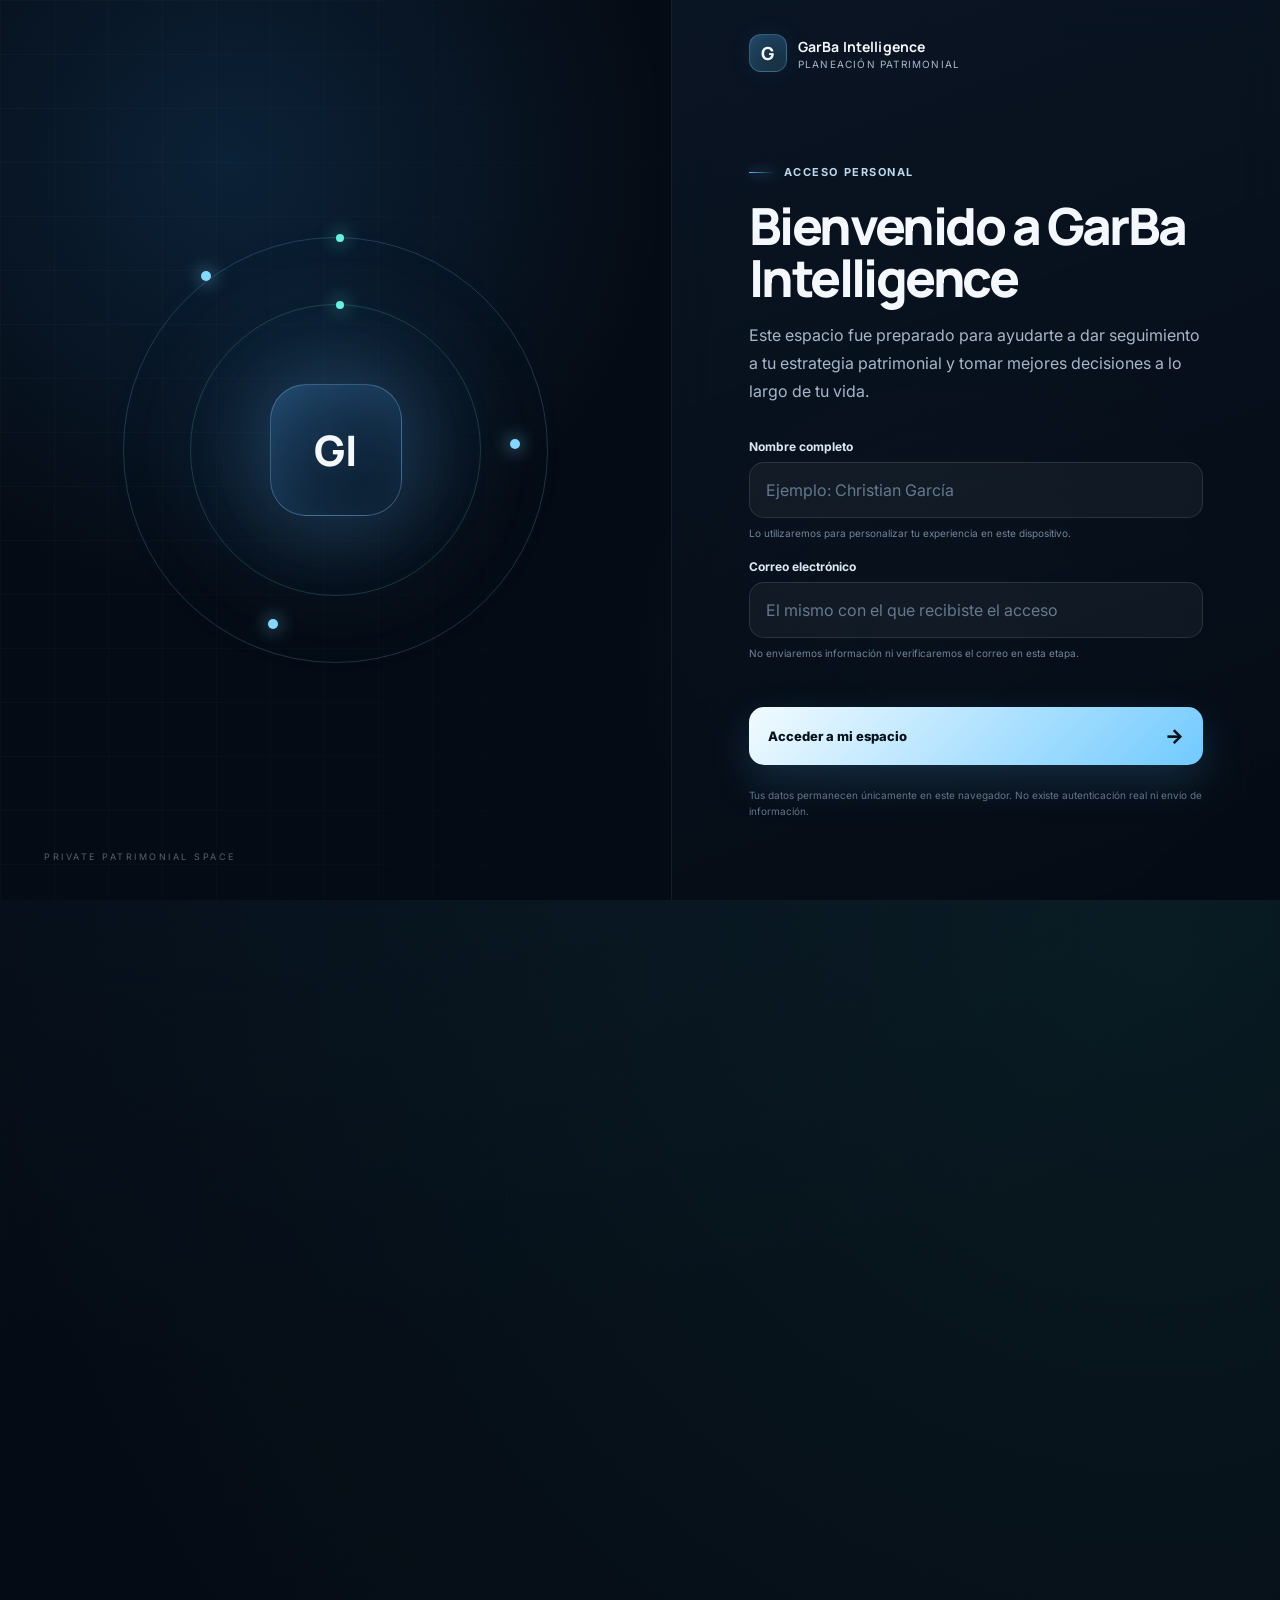
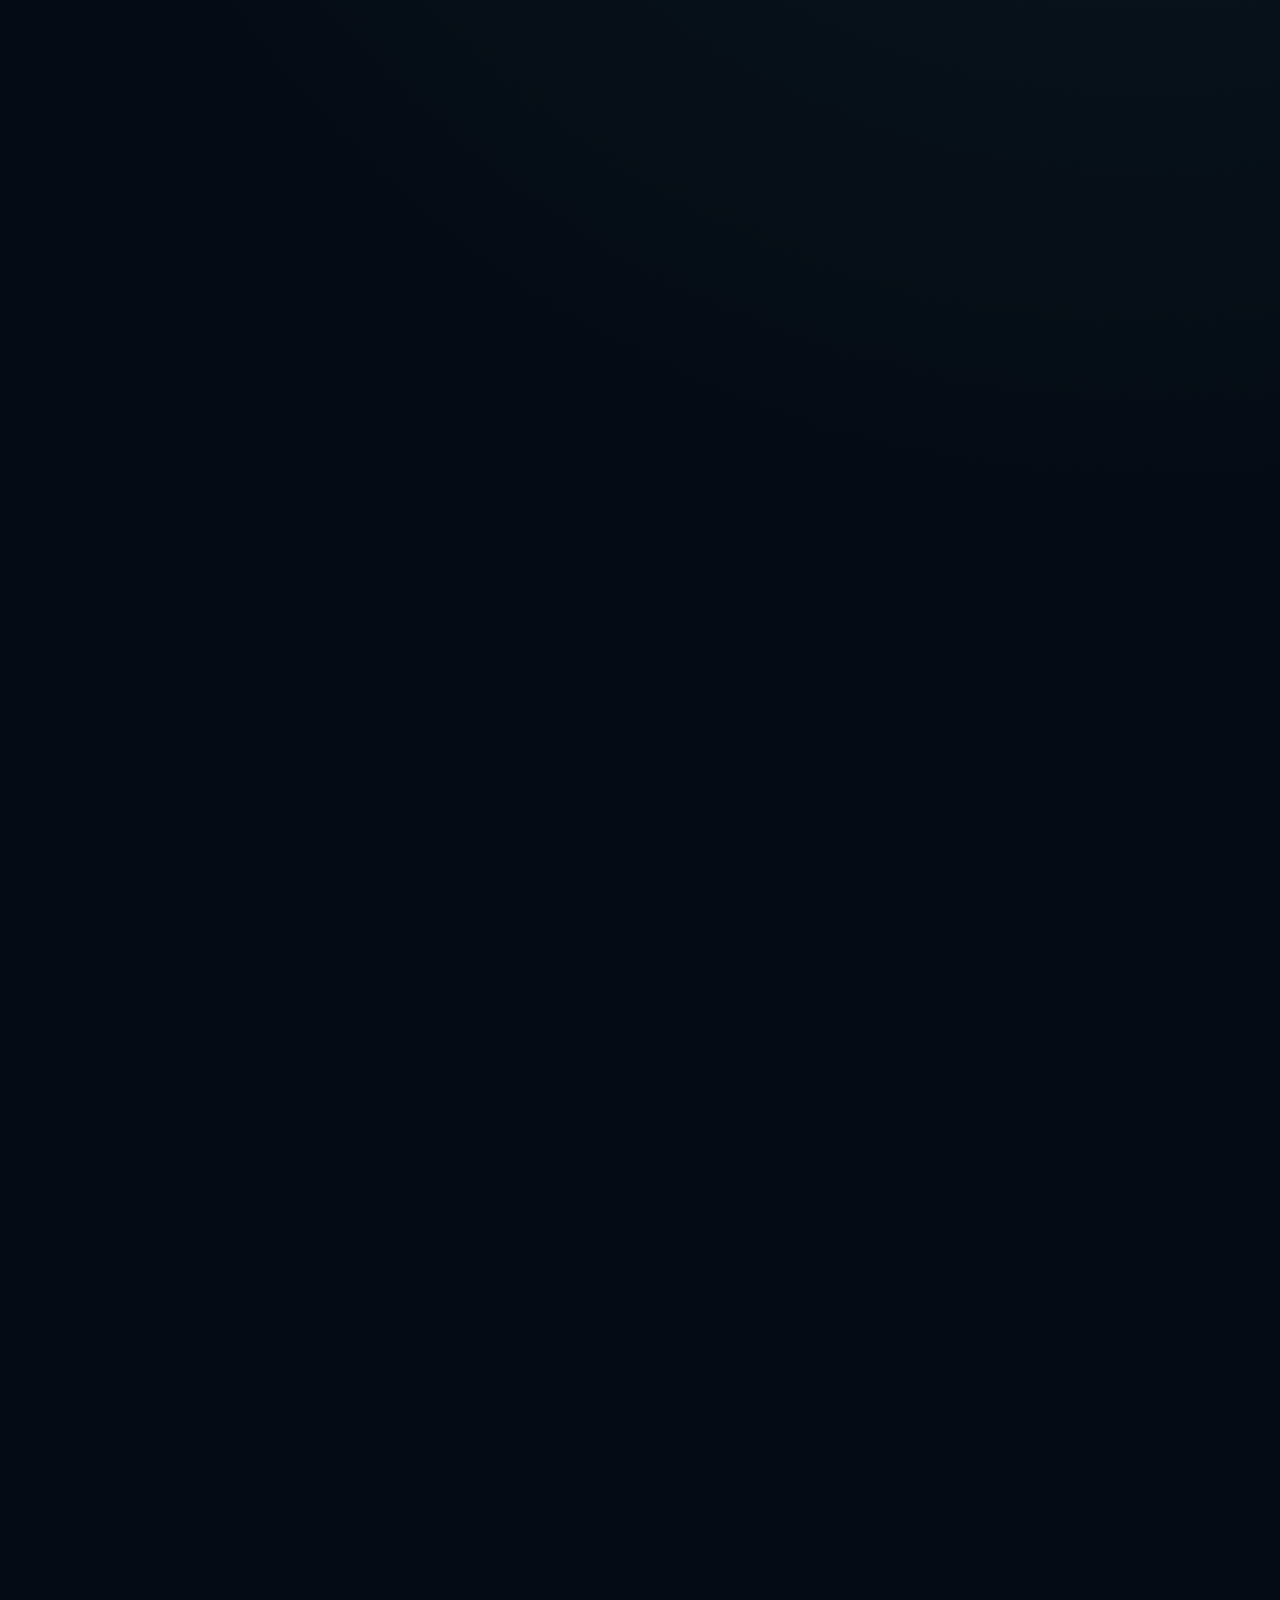
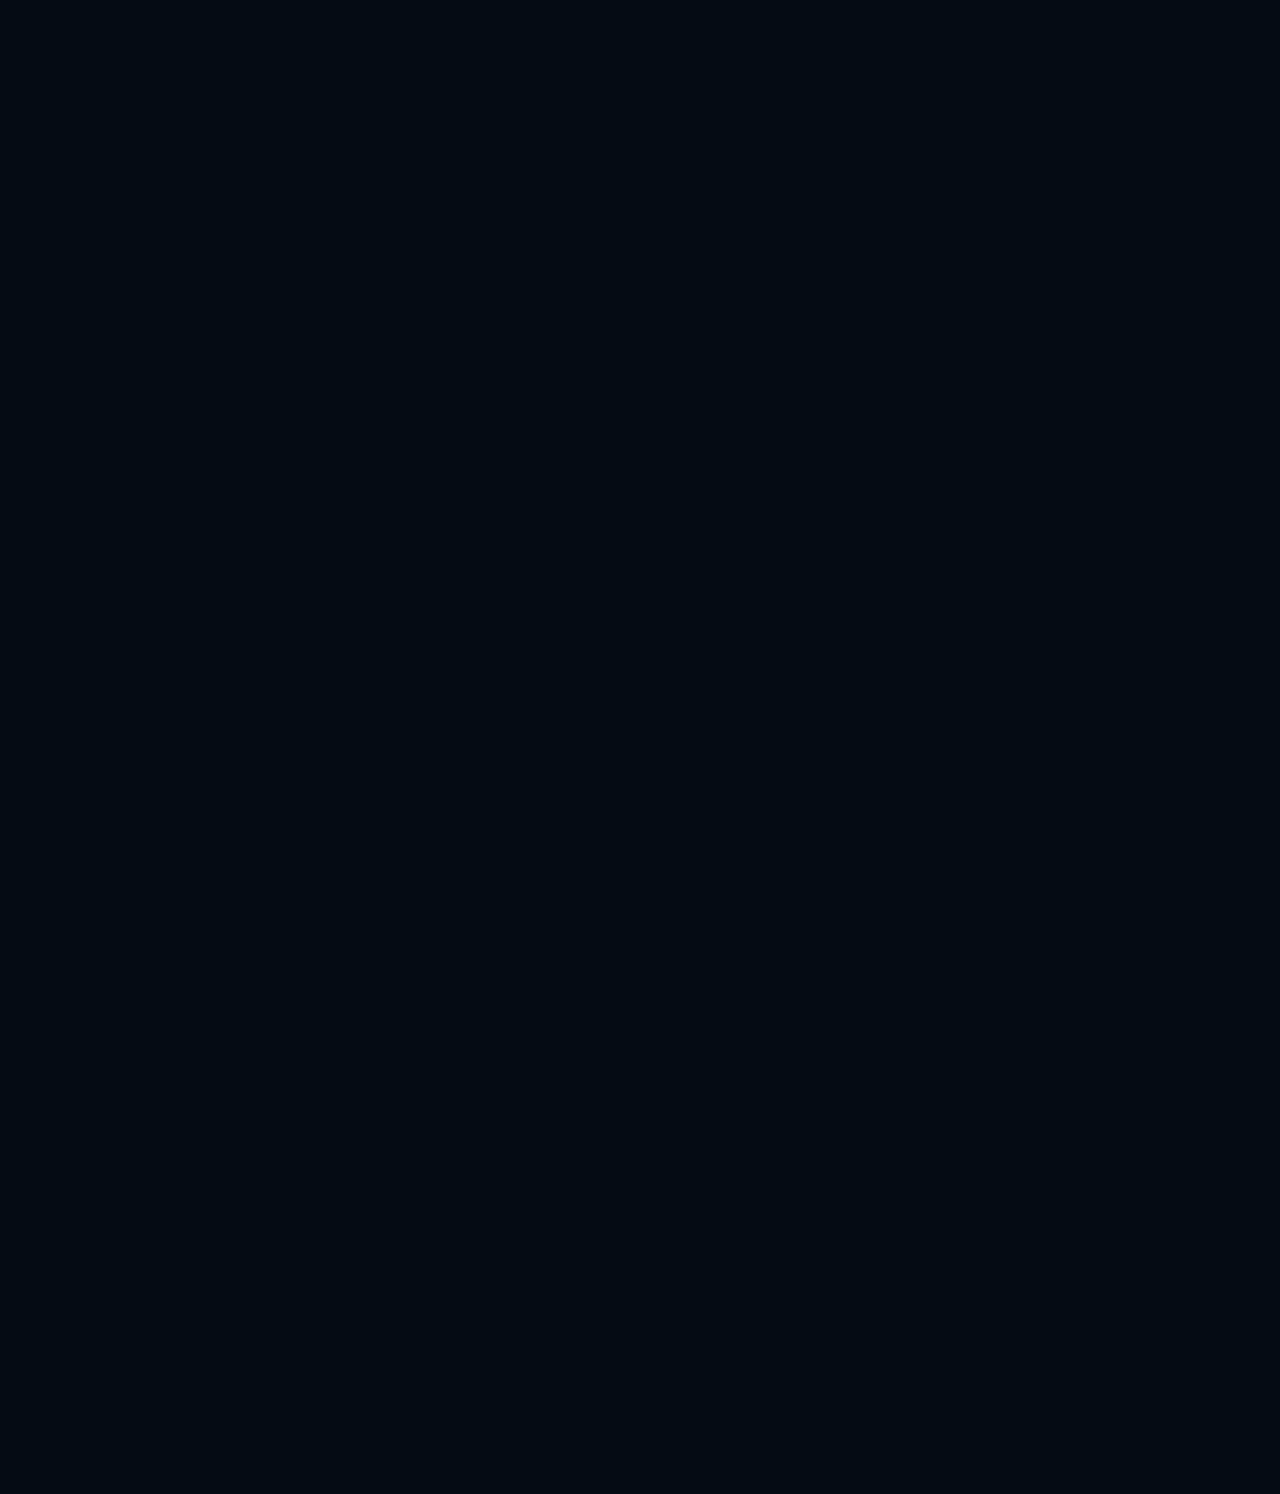
<file: radar-proteccion-familiar/index.html>
<!doctype html>
<html lang="es">
<head>
  <meta charset="utf-8" />
  <meta name="viewport" content="width=device-width, initial-scale=1" />
  <meta name="theme-color" content="#120b1f" />
  <meta name="description" content="Radar de Protección Familiar, una experiencia privada de GarBa Intelligence." />
  <title>Radar de Protección Familiar | GarBa Intelligence</title>
  <link rel="preconnect" href="https://fonts.googleapis.com">
  <link rel="preconnect" href="https://fonts.gstatic.com" crossorigin>
  <link href="https://fonts.googleapis.com/css2?family=Inter:wght@400;500;600;700;800&family=Manrope:wght@500;600;700;800&display=swap" rel="stylesheet">
  <link rel="stylesheet" href="../assets/css/styles.css" />
  <link rel="stylesheet" href="../assets/css/protection.css" />
</head>
<body class="protection-app">
  <div class="protection-ambient protection-ambient-a"></div>
  <div class="protection-ambient protection-ambient-b"></div>
  <div class="protection-grid"></div>

  <header class="protection-header">
    <a class="protection-brand" href="../" aria-label="Volver a GarBa Intelligence">
      <span class="protection-brand__mark">G</span>
      <span><strong>GarBa Intelligence</strong><small>Radar de Protección Familiar</small></span>
    </a>
    <div class="protection-header__actions">
      <button class="quiet-button" type="button" data-open-panel="guide">Guía</button>
      <button class="quiet-button" type="button" data-open-panel="privacy">Privacidad</button>
      <button class="user-menu-button" type="button" data-open-panel="manageData" aria-label="Administrar mi información">
        <span class="user-menu-button__avatar" data-user-initial>C</span>
        <span><small>Hola,</small><strong data-user-first-name>Usuario</strong></span>
        <i>⌄</i>
      </button>
    </div>
  </header>

  <main class="protection-main">
    <section class="radar-shell" id="radarShell">
      <aside class="radar-sidebar">
        <div>
          <span class="radar-eyebrow">Radar personal de <strong data-user-first-name>Usuario</strong></span>
          <h1>Radar de Protección Familiar</h1>
          <p>Identifica lo que hoy podría dejarte vulnerable, en 7 áreas clave de tu vida y tu patrimonio.</p>
        </div>

        <div class="path-visual" aria-hidden="true">
          <div class="path-line"><span id="routeLine"></span></div>
          <div class="path-node is-active" data-route-node="0"><i></i><span>Inicio</span></div>
          <div class="path-node" data-route-node="1"><i></i><span>Perspectiva</span></div>
          <div class="path-node" data-route-node="2"><i></i><span>Protección financiera</span></div>
          <div class="path-node" data-route-node="3"><i></i><span>Familia y vivienda</span></div>
          <div class="path-node" data-route-node="4"><i></i><span>Organización</span></div>
          <div class="path-node" data-route-node="5"><i></i><span>Resultado</span></div>
        </div>

        <div class="save-status" id="saveStatus"><span></span> Tus avances se guardan en este dispositivo.</div>
        <button class="manage-data-button" type="button" data-open-panel="manageData">Administrar mi información <span>→</span></button>
      </aside>

      <section class="radar-stage">
        <div class="progress-top">
          <div><span id="stepLabel">Bienvenida</span><strong id="progressText">0%</strong></div>
          <div class="progress-track"><span id="progressBar"></span></div>
        </div>

        <div class="step is-active" data-step="0">
          <div class="intro-orbit" aria-hidden="true"><span></span><i></i><b></b></div>
          <span class="step-kicker">Tiempo estimado: 6 a 7 minutos</span>
          <h2>Hola, <span data-user-first-name>Usuario</span>.</h2>
          <p class="step-lead">Vamos a revisar 7 áreas de tu protección familiar: fondo de emergencia, seguros, ingresos, vivienda, educación, deudas y organización patrimonial. No necesitas cifras exactas, los aproximados están bien.</p>

          <div class="advisor-card">
            <div class="advisor-card__avatar">CG</div>
            <div class="advisor-card__body">
              <span class="advisor-card__label">Quién te acompaña en esta herramienta</span>
              <strong class="advisor-card__name">Christian García</strong>
              <span class="advisor-card__role">Asesor patrimonial · GarBa Consultoría Patrimonial</span>
              <div class="advisor-card__badges">
                <span class="advisor-card__badge">Cédula CNSF G384982</span>
                <span class="advisor-card__badge">Planeación patrimonial</span>
              </div>
              <div class="advisor-card__contact">
                <a href="tel:+526623072573">+52 662 307 2573</a>
                <a href="mailto:christian.garcia@sfgarba.com.mx">christian.garcia@sfgarba.com.mx</a>
              </div>
              <a class="advisor-card__link" href="https://www.linkedin.com/in/christian-garcia-barragan" target="_blank" rel="noopener">Conoce quién te está asesorando →</a>
            </div>
          </div>

          <div class="promise-grid">
            <div><strong>Lo que vamos a revisar</strong><span>7 áreas: emergencia, seguros, ingresos, vivienda, educación, deudas y patrimonio.</span></div>
            <div><strong>Lo que vas a descubrir</strong><span>Un radar visual con tu puntaje por área y tus puntos ciegos.</span></div>
            <div><strong>Lo que te llevas</strong><span>Un plan de acción priorizado y un reporte descargable.</span></div>
          </div>
          <div class="step-actions"><button class="primary-action" type="button" data-next>Comenzar <span>→</span></button></div>
          <p class="legal-inline">Esta experiencia ofrece estimaciones orientativas y no sustituye una asesoría personalizada.</p>
        </div>

        <div class="step" data-step="1">
          <span class="step-kicker">Primero, definamos la perspectiva</span>
          <h2>¿Cómo quieres revisar tu situación?</h2>
          <p class="step-lead">Esto nos ayuda a interpretar correctamente tus respuestas.</p>
          <div class="choice-grid" data-choice-group="scope">
            <button class="choice-card" type="button" data-value="individual"><span>Solo mi información</span><small>Una lectura personal de tu protección.</small></button>
            <button class="choice-card" type="button" data-value="couple"><span>Mi pareja y yo</span><small>Revisaremos el panorama conjunto.</small></button>
            <button class="choice-card" type="button" data-value="household"><span>Mi hogar en conjunto</span><small>Usaremos cifras familiares.</small></button>
          </div>
          <div class="help-note"><button type="button" data-open-panel="scopeHelp">ⓘ ¿Por qué importa esta elección?</button></div>
          <div class="step-actions"><button class="secondary-action" type="button" data-prev>← Atrás</button><button class="primary-action" type="button" data-next>Continuar <span>→</span></button></div>
        </div>

        <div class="step" data-step="2">
          <span class="step-kicker">Fondo de emergencia</span>
          <h2>¿Cuánto tienes disponible ante un imprevisto?</h2>
          <p class="step-lead">La referencia común es de 3 a 6 meses de gastos cubiertos con ahorro líquido.</p>
          <div class="field-grid two-columns">
            <label class="field-card"><span>Gastos mensuales aproximados</span><div class="money-input"><b>$</b><input type="number" inputmode="decimal" min="0" id="monthlyExpenses" placeholder="25,000"></div><small>Puedes usar la misma cifra de tu Control Financiero.</small></label>
            <label class="field-card"><span>Ahorro líquido disponible</span><div class="money-input"><b>$</b><input type="number" inputmode="decimal" min="0" id="liquidSavings" placeholder="60,000"></div><small>Dinero al que podrías acceder de inmediato.</small></label>
          </div>
          <div class="step-actions"><button class="secondary-action" type="button" data-prev>← Atrás</button><button class="primary-action" type="button" data-next>Continuar <span>→</span></button></div>
        </div>

        <div class="step" data-step="3">
          <span class="step-kicker">Seguros</span>
          <h2>¿Qué tienes hoy para proteger tu vida y tu salud?</h2>
          <div class="choice-grid compact" data-choice-group="hasLifeInsurance">
            <button class="choice-card" type="button" data-value="yes"><span>Sí, tengo seguro de vida</span></button>
            <button class="choice-card" type="button" data-value="no"><span>No cuento con uno</span></button>
          </div>
          <div class="field-grid two-columns" style="margin-top:14px">
            <label class="field-card"><span>Cobertura actual de tu seguro de vida</span><div class="money-input"><b>$</b><input type="number" min="0" id="lifeInsuranceAmount" placeholder="0"></div><small>Déjalo en cero si no cuentas con uno.</small></label>
          </div>
          <p class="step-lead" style="margin:20px 0 10px;font-weight:700;color:#e9e3f7">¿Tienes seguro de gastos médicos mayores?</p>
          <div class="choice-grid compact" data-choice-group="hasGMM">
            <button class="choice-card" type="button" data-value="yes"><span>Sí</span></button>
            <button class="choice-card" type="button" data-value="no"><span>No</span></button>
          </div>
          <p class="step-lead" style="margin:20px 0 10px;font-weight:700;color:#e9e3f7">¿Tienes seguro de incapacidad o invalidez?</p>
          <div class="choice-grid compact" data-choice-group="hasDisability">
            <button class="choice-card" type="button" data-value="yes"><span>Sí</span></button>
            <button class="choice-card" type="button" data-value="no"><span>No</span></button>
          </div>
          <div class="step-actions"><button class="secondary-action" type="button" data-prev>← Atrás</button><button class="primary-action" type="button" data-next>Continuar <span>→</span></button></div>
        </div>

        <div class="step" data-step="4">
          <span class="step-kicker">Ingresos</span>
          <h2>¿Qué pasaría con tu ingreso si no pudieras trabajar?</h2>
          <div class="field-grid two-columns">
            <label class="field-card"><span>Tu ingreso mensual</span><div class="money-input"><b>$</b><input type="number" min="0" id="monthlyIncome" placeholder="30,000"></div><small>Usa un promedio si cambia cada mes.</small></label>
            <label class="field-card"><span>Dependientes económicos</span><input type="number" min="0" id="dependents" placeholder="2"><small>Personas que dependen de tu ingreso.</small></label>
          </div>
          <p class="step-lead" style="margin:20px 0 10px;font-weight:700;color:#e9e3f7">Si no pudieras trabajar de 3 a 6 meses, tu ingreso estaría:</p>
          <div class="choice-grid compact" data-choice-group="incomeProtection">
            <button class="choice-card" type="button" data-value="covered"><span>Cubierto</span><small>Tengo seguro de incapacidad u otro respaldo.</small></button>
            <button class="choice-card" type="button" data-value="partial"><span>Parcialmente cubierto</span><small>Tendría algo, pero no completo.</small></button>
            <button class="choice-card" type="button" data-value="no"><span>Sin cobertura</span><small>No tendría cómo cubrirlo.</small></button>
          </div>
          <div class="step-actions"><button class="secondary-action" type="button" data-prev>← Atrás</button><button class="primary-action" type="button" data-next>Continuar <span>→</span></button></div>
        </div>

        <div class="step" data-step="5">
          <span class="step-kicker">Vivienda</span>
          <h2>¿Tu vivienda está protegida?</h2>
          <div class="choice-grid compact" data-choice-group="hasHomeInsurance">
            <button class="choice-card" type="button" data-value="yes"><span>Sí, tiene seguro de hogar</span></button>
            <button class="choice-card" type="button" data-value="no"><span>No tiene</span></button>
          </div>
          <div class="field-grid two-columns" style="margin-top:14px">
            <label class="field-card"><span>Saldo pendiente de hipoteca</span><div class="money-input"><b>$</b><input type="number" min="0" id="mortgageBalance" placeholder="0"></div><small>Déjalo en cero si no tienes o ya está pagada.</small></label>
          </div>
          <div class="conditional-block" id="mortgageProtectedField" hidden>
            <p class="step-lead" style="margin:16px 0 10px;font-weight:700;color:#e9e3f7">¿Esa hipoteca está protegida ante un fallecimiento?</p>
            <div class="choice-grid compact" data-choice-group="mortgageProtected">
              <button class="choice-card" type="button" data-value="yes"><span>Sí</span></button>
              <button class="choice-card" type="button" data-value="no"><span>No / no estoy seguro</span></button>
            </div>
          </div>
          <div class="step-actions"><button class="secondary-action" type="button" data-prev>← Atrás</button><button class="primary-action" type="button" data-next>Continuar <span>→</span></button></div>
        </div>

        <div class="step" data-step="6">
          <span class="step-kicker">Educación</span>
          <h2>¿Tienes hijos o dependientes en edad escolar?</h2>
          <div class="choice-grid compact" data-choice-group="hasChildren">
            <button class="choice-card" type="button" data-value="yes"><span>Sí</span></button>
            <button class="choice-card" type="button" data-value="no"><span>No</span></button>
          </div>
          <div class="conditional-block" id="educationFields" hidden>
            <div class="field-grid two-columns" style="margin-top:14px">
              <label class="field-card"><span>Fondo estimado que necesitarías</span><div class="money-input"><b>$</b><input type="number" min="0" id="estimatedEducationCost" placeholder="300,000"></div><small>Una referencia aproximada basta.</small></label>
            </div>
            <p class="step-lead" style="margin:16px 0 10px;font-weight:700;color:#e9e3f7">¿Ya tienes un fondo o plan para su educación?</p>
            <div class="choice-grid compact" data-choice-group="hasEducationFund">
              <button class="choice-card" type="button" data-value="yes"><span>Sí</span></button>
              <button class="choice-card" type="button" data-value="no"><span>No</span></button>
            </div>
          </div>
          <div class="step-actions"><button class="secondary-action" type="button" data-prev>← Atrás</button><button class="primary-action" type="button" data-next>Continuar <span>→</span></button></div>
        </div>

        <div class="step" data-step="7">
          <span class="step-kicker">Deudas</span>
          <h2>¿Qué deudas tienes hoy?</h2>
          <div class="field-grid two-columns">
            <label class="field-card"><span>Deuda total actual</span><div class="money-input"><b>$</b><input type="number" min="0" id="totalDebts" placeholder="0"></div><small>Tarjetas, créditos personales, auto, etc.</small></label>
          </div>
          <p class="step-lead" style="margin:20px 0 10px;font-weight:700;color:#e9e3f7">¿Esas deudas están cubiertas ante un imprevisto?</p>
          <div class="choice-grid compact" data-choice-group="debtsProtected">
            <button class="choice-card" type="button" data-value="yes"><span>Sí</span></button>
            <button class="choice-card" type="button" data-value="no"><span>No / no estoy seguro</span></button>
          </div>
          <div class="step-actions"><button class="secondary-action" type="button" data-prev>← Atrás</button><button class="primary-action" type="button" data-next>Continuar <span>→</span></button></div>
        </div>

        <div class="step" data-step="8">
          <span class="step-kicker">Organización patrimonial</span>
          <h2>¿Qué tan organizado está tu patrimonio hoy?</h2>
          <p class="step-lead">Solo 4.7% de los adultos en México tiene testamento — no eres el único si hoy respondes que no.</p>
          <div class="choice-grid compact" data-choice-group="hasWill">
            <button class="choice-card" type="button" data-value="yes"><span>Sí, tengo testamento</span></button>
            <button class="choice-card" type="button" data-value="no"><span>No tengo</span></button>
          </div>
          <p class="step-lead" style="margin:20px 0 10px;font-weight:700;color:#e9e3f7">¿Los beneficiarios de tus seguros y AFORE están actualizados?</p>
          <div class="choice-grid" data-choice-group="beneficiariesUpdated">
            <button class="choice-card" type="button" data-value="yes"><span>Sí, actualizados</span></button>
            <button class="choice-card" type="button" data-value="notsure"><span>No estoy seguro</span></button>
            <button class="choice-card" type="button" data-value="no"><span>No lo he revisado</span></button>
          </div>
          <p class="step-lead" style="margin:20px 0 10px;font-weight:700;color:#e9e3f7">¿Alguien de confianza sabe dónde están tus documentos y pólizas?</p>
          <div class="choice-grid compact" data-choice-group="someoneKnowsDocs">
            <button class="choice-card" type="button" data-value="yes"><span>Sí</span></button>
            <button class="choice-card" type="button" data-value="no"><span>No</span></button>
          </div>
          <div class="step-actions"><button class="secondary-action" type="button" data-prev>← Atrás</button><button class="primary-action" type="button" data-next>Revisar mis datos <span>→</span></button></div>
        </div>

        <div class="step" data-step="9">
          <span class="step-kicker">Antes de calcular</span>
          <h2>Así construiremos tu primer radar.</h2>
          <div class="review-grid" id="reviewGrid"></div>
          <div class="review-note" id="reviewNote"></div>
          <div class="step-actions"><button class="secondary-action" type="button" data-prev>Corregir información</button><button class="primary-action" type="button" id="calculateButton">Ver mi Radar <span>→</span></button></div>
        </div>

        <div class="step results-step" data-step="10">
          <div class="analysis-sequence" id="analysisSequence">
            <div class="analysis-copy">
              <span class="step-kicker">Construyendo tu Radar</span>
              <h2>Estamos conectando las piezas de tu protección.</h2>
              <p id="analysisText">Organizando tus 7 áreas de protección…</p>
              <div class="analysis-steps" aria-hidden="true">
                <div class="analysis-step is-active"><i></i><span>Organizando tus áreas</span></div>
                <div class="analysis-step"><i></i><span>Calculando fondo y seguros</span></div>
                <div class="analysis-step"><i></i><span>Comparando contra México</span></div>
                <div class="analysis-step"><i></i><span>Preparando tu radar</span></div>
              </div>
            </div>
            <div class="radar-processing" aria-hidden="true">
              <div class="radar-horizon"></div>
              <svg class="radar-path" viewBox="0 0 560 420" role="img" aria-label="Tu protección se organiza">
                <path class="radar-path-base" d="M275 402 C145 340 412 304 278 244 C154 188 414 158 282 104 C228 82 254 50 280 22"/>
                <path class="radar-path-glow" d="M275 402 C145 340 412 304 278 244 C154 188 414 158 282 104 C228 82 254 50 280 22"/>
              </svg>
              <div class="radar-core"></div>
              <div class="resource-orbit resource-orbit--emergency"><span>Emergencia</span></div>
              <div class="resource-orbit resource-orbit--insurance"><span>Seguros</span></div>
              <div class="resource-orbit resource-orbit--family"><span>Familia</span></div>
              <div class="resource-orbit resource-orbit--estate"><span>Patrimonio</span></div>
            </div>
          </div>

          <div class="results-content" id="resultsContent" hidden>
            <span class="step-kicker">Tu Radar está listo</span>
            <h2><span data-user-first-name>Usuario</span>, así se ve hoy tu protección familiar.</h2>

            <section class="radar-headline">
              <div>
                <span class="radar-headline__eyebrow">Respuesta principal</span>
                <h3 id="radarStatusTitle">Tu Radar está en construcción.</h3>
                <p id="radarStatusText">Estamos preparando una lectura clara de tu protección.</p>
              </div>
              <div class="radar-headline__badge">
                <strong id="overallScoreBadge">0</strong>
                <span>puntaje general / 100</span>
              </div>
            </section>

            <div class="radar-chart-wrap">
              <div id="radarChart"></div>
              <div class="radar-legend" id="radarLegend"></div>
            </div>

            <section class="result-reveal">
              <span class="result-label">Tu puntaje general de protección</span>
              <strong class="hero-result" id="overallScoreHero">0</strong>
              <p>Sobre 100. No es una calificación moral, es una fotografía para decidir qué revisar primero.</p>
            </section>

            <section class="discovery-card">
              <span>Qué significa para ti</span>
              <h3 id="discoveryTitle">Ya tienes una fotografía clara de tu protección.</h3>
              <p id="discoveryText"></p>
            </section>

            <section class="dime-card">
              <div><span class="step-kicker">Cómo estimamos tu seguro de vida</span><h3>Un cálculo, no una predicción.</h3><p>Sumamos tus deudas, 5 años de reemplazo de ingreso, tu hipoteca y el fondo de educación de tus hijos.</p></div>
              <div class="dime-card__grid">
                <div><span>Cobertura sugerida</span><strong id="dimeTargetResult">$0</strong><small>Referencia según tu situación actual.</small></div>
                <div><span>Cobertura actual</span><strong id="dimeCurrentResult">$0</strong><small>Lo que declaraste tener hoy.</small></div>
                <div><span>Diferencia</span><strong id="dimeGapResult">$0</strong><small>Brecha entre lo sugerido y lo actual.</small></div>
                <div><span>Gastos médicos mayores</span><strong id="dimeGmmResult">—</strong><small>Solo 9.7% de México cuenta con uno.</small></div>
              </div>
            </section>

            <section class="recommendations-section">
              <div><span class="step-kicker">Tus puntos ciegos</span><h3>Estas 3 áreas necesitan tu atención primero.</h3><p>No son instrucciones. Son datos para que decidas qué revisar, si quieres.</p></div>
              <div class="recommendation-list" id="recommendationList"></div>
            </section>

            <section class="next-actions">
              <div><span class="step-kicker">Tus siguientes pasos</span><h3>Un radar útil siempre termina con una acción clara.</h3></div>
              <div class="action-list">
                <div class="action-item"><span>Esta semana</span><strong>Elige tu punto ciego más urgente y platícalo con Christian.</strong></div>
                <div class="action-item"><span>Este mes</span><strong>Reúne los documentos que hoy nadie más conoce (pólizas, testamento, cuentas).</strong></div>
                <div class="action-item"><span>Próxima revisión</span><strong>Vuelve a tu Radar cuando cambien tus ingresos, tu familia o tu patrimonio.</strong></div>
              </div>
            </section>

            <section class="radar-closing">
              <span class="step-kicker">Esto seguirá evolucionando contigo</span>
              <h3>Nadie puede prever todo. Sí se puede estar mejor preparado.</h3>
              <p>Este análisis no busca alarmarte, busca mostrarte con claridad dónde estás parado hoy.</p>
              <p>Cuando cambien tus ingresos, tu familia o tu patrimonio, vuelve y actualiza tu Radar.</p>
            </section>

            <section class="download-section">
              <div><span class="step-kicker">Tu información es tuya</span><h3>Llévate tus resultados.</h3><p>Descarga tus datos o guarda este reporte como PDF desde tu navegador.</p></div>
              <div class="download-actions">
                <button class="secondary-action" type="button" id="downloadCsv">Descargar mis datos</button>
                <button class="primary-action" type="button" id="printReport">Guardar reporte en PDF</button>
              </div>
            </section>

            <p class="legal-inline">Las cifras usan supuestos simples a partir de tus respuestas y no representan una garantía ni sustituyen asesoría personalizada.</p>
          </div>
        </div>
      </section>
    </section>
  </main>

  <a class="whatsapp-float" id="whatsappLink" href="https://wa.me/526623072573" target="_blank" rel="noopener"><span>◔</span><div><small>Estoy a un mensaje de distancia</small><strong>Revisar mi Radar con Christian</strong></div></a>

  <div class="side-panel" id="sidePanel" hidden>
    <button class="side-panel__backdrop" type="button" data-close-panel aria-label="Cerrar"></button>
    <aside class="side-panel__content" role="dialog" aria-modal="true" aria-labelledby="panelTitle">
      <button class="side-panel__close" type="button" data-close-panel>×</button>
      <span class="step-kicker" id="panelKicker">Información</span>
      <h2 id="panelTitle">Ayuda</h2>
      <div id="panelBody"></div>
    </aside>
  </div>

  <script src="../assets/js/session.js"></script>
  <script src="../assets/js/protection.js"></script>
</body>
</html>
</file>
<file: assets/css/styles.css>
:root {
  --bg: #050b14;
  --bg-soft: #081321;
  --panel: rgba(13, 27, 45, .68);
  --panel-strong: rgba(15, 31, 51, .9);
  --line: rgba(135, 184, 235, .15);
  --text: #f4f8fc;
  --muted: #a7b7ca;
  --blue: #5bb9ff;
  --cyan: #66f2de;
  --gold: #e8c47b;
  --violet: #9d8cff;
  --radius: 28px;
  --shadow: 0 35px 90px rgba(0, 0, 0, .38);
}

* { box-sizing: border-box; }
html { scroll-behavior: smooth; }
body {
  margin: 0;
  min-height: 100vh;
  color: var(--text);
  background:
    radial-gradient(circle at 20% -10%, rgba(33, 106, 172, .18), transparent 35%),
    radial-gradient(circle at 90% 20%, rgba(51, 205, 188, .08), transparent 30%),
    var(--bg);
  font-family: Inter, system-ui, -apple-system, BlinkMacSystemFont, "Segoe UI", sans-serif;
  overflow-x: hidden;
}

a { color: inherit; text-decoration: none; }
button, input, select, textarea { font: inherit; }

.ambient { position: fixed; border-radius: 50%; filter: blur(90px); pointer-events: none; z-index: -2; opacity: .28; }
.ambient-one { width: 420px; height: 420px; background: #124a7a; top: 12%; left: -220px; }
.ambient-two { width: 380px; height: 380px; background: #0f5b56; right: -180px; top: 44%; }
.grid-overlay { position: fixed; inset: 0; pointer-events: none; z-index: -1; opacity: .14; background-image: linear-gradient(rgba(255,255,255,.03) 1px, transparent 1px), linear-gradient(90deg, rgba(255,255,255,.03) 1px, transparent 1px); background-size: 64px 64px; mask-image: linear-gradient(to bottom, black, transparent 80%); }

.site-header {
  width: min(1180px, calc(100% - 32px));
  margin: 18px auto 0;
  padding: 12px 14px 12px 16px;
  display: flex;
  align-items: center;
  justify-content: space-between;
  gap: 20px;
  position: sticky;
  top: 14px;
  z-index: 20;
  border: 1px solid rgba(255,255,255,.09);
  background: rgba(5, 11, 20, .72);
  backdrop-filter: blur(22px);
  border-radius: 18px;
  box-shadow: 0 18px 45px rgba(0,0,0,.22);
}

.brand { display: flex; align-items: center; gap: 11px; }
.brand-mark { width: 38px; height: 38px; display: grid; place-items: center; border-radius: 12px; font: 800 18px Manrope; background: linear-gradient(145deg, rgba(91,185,255,.28), rgba(102,242,222,.08)); border: 1px solid rgba(116,206,255,.32); box-shadow: inset 0 0 24px rgba(91,185,255,.12), 0 0 24px rgba(91,185,255,.08); }
.brand-copy { display: grid; gap: 2px; }
.brand-copy strong { font: 700 14px Manrope; letter-spacing: .01em; }
.brand-copy small { color: var(--muted); font-size: 10px; letter-spacing: .12em; text-transform: uppercase; }
.desktop-nav { display: flex; gap: 28px; color: #c6d2df; font-size: 13px; }
.desktop-nav a { transition: color .25s ease; }
.desktop-nav a:hover { color: white; }
.header-cta { padding: 10px 14px; border-radius: 12px; color: #07111f; background: linear-gradient(135deg, #e9f7ff, #8ddcff); font-size: 12px; font-weight: 700; }

.section-shell { width: min(1180px, calc(100% - 32px)); margin-inline: auto; }
.hero { min-height: 820px; padding: 105px 0 80px; display: grid; grid-template-columns: 1.08fr .92fr; gap: 70px; align-items: center; }
.eyebrow { display: inline-flex; align-items: center; gap: 9px; color: #bdd7eb; text-transform: uppercase; letter-spacing: .14em; font-size: 11px; font-weight: 700; }
.eyebrow i { width: 26px; height: 1px; background: linear-gradient(90deg, var(--blue), transparent); box-shadow: 0 0 12px var(--blue); }
.hero h1, .section-heading h2, .access-card h2, .about h2 { font-family: Manrope, sans-serif; letter-spacing: -.045em; }
.hero h1 { margin: 22px 0 24px; font-size: clamp(48px, 6.1vw, 80px); line-height: .98; max-width: 790px; }
.hero h1 span { background: linear-gradient(90deg, #87d2ff 5%, #9ff4df 72%); -webkit-background-clip: text; background-clip: text; color: transparent; }
.hero-copy > p { color: var(--muted); max-width: 650px; font-size: 18px; line-height: 1.75; }
.hero-actions { display: flex; gap: 12px; margin-top: 34px; flex-wrap: wrap; }
.button { display: inline-flex; align-items: center; justify-content: center; min-height: 50px; padding: 0 20px; border-radius: 14px; font-size: 13px; font-weight: 700; transition: transform .25s ease, border-color .25s ease, box-shadow .25s ease; }
.button:hover { transform: translateY(-2px); }
.button-primary { color: #06111d; background: linear-gradient(135deg, #f2fbff, #71caff); box-shadow: 0 14px 38px rgba(91,185,255,.2); }
.button-secondary { border: 1px solid rgba(255,255,255,.14); background: rgba(255,255,255,.035); }
.trust-row { margin-top: 34px; display: flex; flex-wrap: wrap; gap: 18px; color: #8498ae; font-size: 11px; }
.trust-row span::before { content: "•"; color: var(--cyan); margin-right: 8px; }

.hero-visual { perspective: 1200px; }
.orbital-card { position: relative; padding: 22px; min-height: 560px; border-radius: 34px; background: linear-gradient(160deg, rgba(20,39,62,.78), rgba(7,17,30,.88)); border: 1px solid rgba(166,215,255,.15); box-shadow: var(--shadow), inset 0 0 80px rgba(66,147,212,.05); overflow: hidden; transform: rotateY(-4deg) rotateX(2deg); }
.orbital-card::before { content:""; position:absolute; inset:0; background: linear-gradient(120deg, transparent 22%, rgba(255,255,255,.055), transparent 42%); transform: translateX(-100%); animation: sheen 7s infinite; }
@keyframes sheen { 0%,55% { transform: translateX(-120%); } 85%,100% { transform: translateX(120%); } }
.orbital-topline, .orbital-footer { position: relative; z-index: 2; display:flex; align-items:center; justify-content:space-between; }
.orbital-topline { color:#bed0e2; font-size:12px; }
.live-pill { color:#9df0dc; border:1px solid rgba(102,242,222,.18); background:rgba(102,242,222,.05); padding:7px 10px; border-radius:999px; }
.orbital-stage { position: relative; height: 395px; display:grid; place-items:center; }
.core { width:142px; height:142px; border-radius:50%; display:grid; place-content:center; text-align:center; background: radial-gradient(circle at 36% 32%, #173858, #081524 70%); border:1px solid rgba(119,202,255,.4); box-shadow: 0 0 70px rgba(91,185,255,.22), inset 0 0 34px rgba(91,185,255,.13); z-index:3; }
.core small { color:#9bb4ca; text-transform:uppercase; letter-spacing:.16em; font-size:9px; }
.core strong { font:800 34px Manrope; margin-top:5px; }
.orbit { position:absolute; border-radius:50%; border:1px solid rgba(125,196,244,.18); }
.orbit-a { width:270px; height:270px; animation: spin 16s linear infinite; }
.orbit-b { width:370px; height:230px; transform:rotate(-18deg); border-color:rgba(102,242,222,.14); animation: spinReverse 21s linear infinite; }
.orbit::before { content:""; position:absolute; width:9px; height:9px; border-radius:50%; background:var(--cyan); box-shadow:0 0 18px var(--cyan); top:-5px; left:50%; }
@keyframes spin { to { transform:rotate(360deg); } }
@keyframes spinReverse { from { transform:rotate(-18deg); } to { transform:rotate(-378deg); } }
.metric { position:absolute; z-index:4; min-width:104px; padding:10px 12px; border-radius:13px; background:rgba(7,18,31,.78); border:1px solid rgba(255,255,255,.1); backdrop-filter:blur(12px); box-shadow:0 12px 28px rgba(0,0,0,.2); }
.metric small { display:block; color:#7691a9; font-size:9px; text-transform:uppercase; letter-spacing:.12em; }
.metric strong { font-size:12px; }
.metric-one { top:72px; right:10px; }
.metric-two { left:0; top:205px; }
.metric-three { right:25px; bottom:42px; }
.orbital-footer { padding-top:16px; border-top:1px solid rgba(255,255,255,.08); gap:10px; }
.orbital-footer div { display:grid; gap:4px; }
.orbital-footer small { color:#6f879e; font-size:9px; text-transform:uppercase; letter-spacing:.12em; }
.orbital-footer strong { font-size:11px; }

.origin, .tools, .about { padding: 115px 0; }
.section-heading { max-width: 820px; margin-bottom: 48px; }
.section-heading h2, .access-card h2, .about h2 { margin: 18px 0 16px; font-size: clamp(35px, 4.4vw, 58px); line-height: 1.06; }
.section-heading p { color: var(--muted); line-height:1.7; }
.origin-grid { display:grid; grid-template-columns:repeat(3,1fr); gap:18px; }
.glass-panel { position:relative; min-height:260px; padding:28px; border:1px solid rgba(255,255,255,.09); border-radius:24px; background:linear-gradient(160deg, rgba(18,34,54,.64), rgba(9,18,31,.48)); overflow:hidden; }
.glass-panel::after { content:""; position:absolute; width:160px; height:160px; border-radius:50%; background:rgba(91,185,255,.06); filter:blur(45px); right:-65px; bottom:-65px; }
.panel-index { color:#75c9ff; font:700 11px Manrope; letter-spacing:.12em; }
.glass-panel h3 { margin:52px 0 14px; font:700 22px Manrope; }
.glass-panel p { color:var(--muted); line-height:1.7; font-size:14px; }

.access-story { padding:40px 0 90px; }
.access-card { display:grid; grid-template-columns: .95fr 1.05fr; gap:60px; padding:58px; border-radius:32px; border:1px solid rgba(232,196,123,.18); background: radial-gradient(circle at 10% 20%, rgba(232,196,123,.08), transparent 35%), linear-gradient(155deg, rgba(27,34,48,.9), rgba(8,17,29,.9)); box-shadow:var(--shadow); }
.access-card h2 { font-size:clamp(34px,4vw,52px); }
.access-options { display:grid; gap:16px; align-content:center; }
.access-option { display:grid; grid-template-columns:auto 1fr; gap:16px; padding:20px; border-radius:20px; border:1px solid rgba(255,255,255,.08); background:rgba(255,255,255,.03); }
.access-option .icon { width:42px; height:42px; display:grid; place-items:center; border-radius:13px; color:var(--gold); background:rgba(232,196,123,.08); border:1px solid rgba(232,196,123,.15); }
.access-option h3 { margin:0 0 6px; font:700 16px Manrope; }
.access-option p { margin:0; color:var(--muted); line-height:1.55; font-size:13px; }

.tool-grid { display:grid; grid-template-columns:repeat(3,1fr); gap:20px; }
.tool-card { position:relative; min-height:620px; padding:24px; display:flex; flex-direction:column; border-radius:28px; overflow:hidden; background:linear-gradient(165deg, rgba(18,35,57,.8), rgba(7,16,28,.96)); border:1px solid rgba(255,255,255,.1); box-shadow:0 24px 65px rgba(0,0,0,.22); transition:transform .35s ease, border-color .35s ease, box-shadow .35s ease; }
.tool-card:hover { transform:translateY(-8px); border-color:rgba(142,211,255,.26); box-shadow:0 32px 80px rgba(0,0,0,.32); }
.tool-glow { position:absolute; width:260px; height:260px; border-radius:50%; filter:blur(60px); opacity:.14; top:-130px; right:-100px; }
.tool-retirement .tool-glow { background:var(--blue); }
.tool-control .tool-glow { background:var(--cyan); }
.tool-protection .tool-glow { background:var(--violet); }
.tool-number { position:absolute; right:22px; top:20px; color:rgba(255,255,255,.18); font:800 36px Manrope; }
.tool-icon { position:relative; margin-top:38px; height:150px; display:grid; place-items:center; }
.tool-icon::before, .tool-icon::after, .tool-icon span { content:""; position:absolute; border-radius:50%; }
.tool-icon::before { width:112px; height:112px; border:1px solid rgba(255,255,255,.15); }
.tool-icon::after { width:78px; height:78px; border:1px solid currentColor; opacity:.4; box-shadow:0 0 30px currentColor; }
.tool-icon span { width:16px; height:16px; background:currentColor; box-shadow:0 0 22px currentColor; }
.tool-retirement .tool-icon { color:var(--blue); }
.tool-control .tool-icon { color:var(--cyan); }
.tool-protection .tool-icon { color:var(--violet); }
.tool-content { position:relative; z-index:2; flex:1; }
.tool-kicker { font-size:10px; text-transform:uppercase; letter-spacing:.15em; color:#91abc2; }
.tool-card h3 { margin:10px 0 6px; font:700 27px/1.1 Manrope; }
.tool-subtitle { margin:0 0 18px !important; color:#d4e3f0 !important; font-weight:600; }
.tool-card p { color:var(--muted); font-size:13px; line-height:1.65; }
.tool-card ul { list-style:none; padding:0; margin:22px 0 0; display:grid; gap:10px; color:#b8c9d8; font-size:12px; }
.tool-card li::before { content:"✓"; margin-right:9px; color:currentColor; }
.tool-button { position:relative; z-index:2; margin-top:24px; display:flex; align-items:center; justify-content:space-between; padding:15px 16px; border-radius:14px; background:rgba(255,255,255,.055); border:1px solid rgba(255,255,255,.09); font-size:12px; font-weight:700; }
.tool-button span { font-size:18px; }

.principles { padding:30px 0 90px; }
.principles-grid { display:grid; grid-template-columns:repeat(4,1fr); border-block:1px solid rgba(255,255,255,.08); }
.principles-grid div { padding:32px 24px; border-right:1px solid rgba(255,255,255,.08); }
.principles-grid div:last-child { border-right:0; }
.principles-grid strong { display:block; color:#70c4fb; font-size:10px; letter-spacing:.14em; }
.principles-grid span { display:block; margin:14px 0 7px; font:700 15px Manrope; }
.principles-grid p { margin:0; color:#7f93a8; font-size:11px; line-height:1.5; }

.about-card { display:grid; grid-template-columns:.85fr 1.15fr; gap:50px; padding:46px; border-radius:30px; background:linear-gradient(145deg, rgba(17,32,52,.82), rgba(7,15,26,.86)); border:1px solid rgba(255,255,255,.09); }
.about-identity { display:flex; gap:20px; align-items:center; }
.portrait-placeholder { width:92px; height:92px; flex:none; display:grid; place-items:center; border-radius:26px; background:linear-gradient(145deg, rgba(91,185,255,.22), rgba(102,242,222,.06)); border:1px solid rgba(127,201,250,.22); font:800 24px Manrope; }
.about h2 { font-size:32px; margin:10px 0 4px; }
.about-identity p { margin:0; color:var(--muted); font-size:12px; }
.about-copy { border-left:1px solid rgba(255,255,255,.09); padding-left:42px; }
.about-copy blockquote { margin:0 0 16px; font:600 24px/1.45 Manrope; color:#e7f6ff; }
.about-copy p { color:var(--muted); line-height:1.7; font-size:13px; }
.about-contact { margin-top: 18px; display:flex; flex-wrap:wrap; gap:10px 18px; align-items:center; }
.about-contact__badge { padding:6px 12px; border-radius:999px; border:1px solid rgba(91,185,255,.22); background:rgba(91,185,255,.07); color:#bcd8ea; font-size:10px; font-weight:700; }
.about-contact a { color:#83cfff; font-size:12px; font-weight:700; text-decoration:none; }
.about-contact a:hover { text-decoration:underline; }
.disclaimer { padding-bottom:90px; }
.disclaimer-card { display:grid; grid-template-columns:180px 1fr; gap:24px; padding:24px 28px; border-radius:18px; border:1px solid rgba(255,255,255,.07); background:rgba(255,255,255,.025); }
.disclaimer-card span { color:#d5e8f5; font-weight:700; font-size:12px; }
.disclaimer-card p { margin:0; color:#73889d; line-height:1.65; font-size:11px; }
footer { width:min(1180px,calc(100% - 32px)); margin:auto; padding:28px 0 42px; display:flex; justify-content:space-between; gap:18px; align-items:center; color:#71869a; border-top:1px solid rgba(255,255,255,.07); font-size:10px; }
.footer-brand { display:grid; gap:3px; }
.footer-brand strong { color:#d7e5f1; font-size:12px; }
.footer-brand span { text-transform:uppercase; letter-spacing:.12em; }

.reveal { opacity:0; transform:translateY(24px); transition:opacity .8s ease, transform .8s ease; }
.reveal.visible { opacity:1; transform:none; }

.whatsapp-float { position: fixed; right: 22px; bottom: 20px; z-index: 40; display: flex; align-items: center; gap: 11px; padding: 10px 14px 10px 10px; border: 1px solid rgba(102,242,222,.18); border-radius: 16px; background: rgba(7,17,30,.88); backdrop-filter: blur(18px); box-shadow: 0 20px 55px rgba(0,0,0,.3); color: white; text-decoration: none; }
.whatsapp-float > span { width: 36px; height: 36px; display: grid; place-items: center; border-radius: 11px; background: rgba(102,242,222,.12); color: var(--cyan); }
.whatsapp-float div { display: grid; }
.whatsapp-float small { color: #6f8f95; font-size: 8px; }
.whatsapp-float strong { font-size: 10px; }
@media(max-width:640px){ .whatsapp-float{ left:12px; right:12px; bottom:10px; justify-content:center; } }


@media (max-width: 980px) {
  .desktop-nav { display:none; }
  .hero { grid-template-columns:1fr; padding-top:85px; }
  .hero-visual { max-width:620px; width:100%; margin:auto; }
  .origin-grid, .tool-grid { grid-template-columns:1fr; }
  .tool-card { min-height:auto; }
  .access-card, .about-card { grid-template-columns:1fr; }
  .principles-grid { grid-template-columns:repeat(2,1fr); }
  .principles-grid div:nth-child(2) { border-right:0; }
  .about-copy { border-left:0; border-top:1px solid rgba(255,255,255,.09); padding:30px 0 0; }
}

@media (max-width: 640px) {
  .site-header { top:8px; margin-top:8px; }
  .header-cta { display:none; }
  .hero { min-height:auto; padding-top:72px; gap:45px; }
  .hero h1 { font-size:44px; }
  .hero-copy > p { font-size:15px; }
  .orbital-card { min-height:480px; padding:17px; transform:none; }
  .orbital-stage { height:335px; transform:scale(.88); }
  .orbital-footer { gap:6px; }
  .orbital-footer strong { font-size:9px; }
  .origin, .tools, .about { padding:85px 0; }
  .section-heading h2, .access-card h2 { font-size:36px; }
  .access-card, .about-card { padding:28px; }
  .principles-grid { grid-template-columns:1fr; }
  .principles-grid div { border-right:0; border-bottom:1px solid rgba(255,255,255,.08); }
  .principles-grid div:last-child { border-bottom:0; }
  .about-identity { align-items:flex-start; }
  .disclaimer-card { grid-template-columns:1fr; }
  footer { align-items:flex-start; flex-direction:column; }
}

@media (prefers-reduced-motion: reduce) {
  *, *::before, *::after { animation-duration:.01ms !important; animation-iteration-count:1 !important; scroll-behavior:auto !important; transition-duration:.01ms !important; }
}

/* Private access experience */
body.session-pending { overflow:hidden; }
.portal-shell { min-height:100vh; transition:opacity .55s ease, filter .55s ease; }
body.session-pending .portal-shell { opacity:0; pointer-events:none; filter:blur(14px); }
body.session-active .portal-shell { opacity:1; }
.access-gate { position:fixed; inset:0; z-index:1000; display:grid; grid-template-columns:minmax(0,1.05fr) minmax(480px,.95fr); background:radial-gradient(circle at 18% 18%,rgba(38,123,196,.2),transparent 34%),radial-gradient(circle at 75% 72%,rgba(39,178,164,.1),transparent 28%),#050b14; transition:opacity .55s ease, visibility .55s ease; }
body.session-active .access-gate { opacity:0; visibility:hidden; pointer-events:none; }
.access-gate::before { content:""; position:absolute; inset:0; background-image:linear-gradient(rgba(255,255,255,.025) 1px,transparent 1px),linear-gradient(90deg,rgba(255,255,255,.025) 1px,transparent 1px); background-size:54px 54px; mask-image:linear-gradient(90deg,black,transparent 72%); }
.access-gate__visual { position:relative; display:grid; place-items:center; overflow:hidden; border-right:1px solid rgba(255,255,255,.07); }
.access-gate__visual::after { content:"PRIVATE PATRIMONIAL SPACE"; position:absolute; bottom:38px; left:44px; color:rgba(198,220,238,.42); font-size:9px; letter-spacing:.28em; }
.access-constellation { position:relative; width:min(55vw,560px); aspect-ratio:1; display:grid; place-items:center; }
.access-constellation::before { content:""; position:absolute; width:44%; height:44%; border-radius:50%; background:rgba(91,185,255,.11); filter:blur(55px); }
.access-ring { position:absolute; border-radius:50%; border:1px solid rgba(129,204,255,.2); box-shadow:inset 0 0 50px rgba(91,185,255,.025); }
.access-ring--one { width:76%; height:76%; animation:spin 28s linear infinite; }
.access-ring--two { width:52%; height:52%; border-color:rgba(102,242,222,.18); animation:spinReverse 21s linear infinite; }
.access-ring::before { content:""; position:absolute; width:8px; height:8px; top:-4px; left:50%; border-radius:50%; background:var(--cyan); box-shadow:0 0 18px var(--cyan); }
.access-core { position:relative; z-index:2; width:132px; height:132px; display:grid; place-items:center; border-radius:36px; font:800 42px Manrope; background:linear-gradient(145deg,rgba(31,69,105,.9),rgba(8,22,37,.96)); border:1px solid rgba(137,207,255,.36); box-shadow:0 0 90px rgba(91,185,255,.22),inset 0 0 45px rgba(91,185,255,.12); }
.access-node { position:absolute; width:10px; height:10px; border-radius:50%; background:#84d7ff; box-shadow:0 0 18px #84d7ff; }
.access-node--one { top:18%; left:26%; }.access-node--two { right:17%; top:48%; }.access-node--three { bottom:18%; left:38%; }
.access-gate__panel { position:relative; z-index:2; padding:clamp(56px,14vh,118px) clamp(38px,6vw,86px) clamp(24px,5vh,42px); display:flex; flex-direction:column; justify-content:center; overflow-y:auto; background:linear-gradient(160deg,rgba(12,25,42,.72),rgba(5,11,20,.94)); backdrop-filter:blur(28px); }
.access-brand { position:absolute; top:34px; left:clamp(38px,6vw,86px); display:flex; align-items:center; gap:11px; }
.access-gate__copy { max-width:560px; }
.access-gate__copy h1 { margin:clamp(12px,2.5vh,20px) 0 clamp(10px,2vh,18px); font:800 clamp(34px,4vw,70px)/1.02 Manrope; letter-spacing:-.05em; }
.access-gate__copy p { margin:0; color:var(--muted); font-size:16px; line-height:1.75; }
.access-form { margin-top:clamp(18px,4vh,34px); display:grid; gap:clamp(12px,2vh,18px); max-width:560px; }
.access-form label { display:grid; gap:8px; }
.access-form label>span { color:#dce9f4; font-size:12px; font-weight:700; }
.access-form input { width:100%; min-height:56px; padding:0 16px; color:white; background:rgba(255,255,255,.045); border:1px solid rgba(255,255,255,.11); border-radius:15px; outline:none; transition:border-color .25s,box-shadow .25s,background .25s; }
.access-form input:focus { border-color:rgba(99,197,255,.58); box-shadow:0 0 0 4px rgba(91,185,255,.09); background:rgba(255,255,255,.065); }
.access-form input::placeholder { color:#64798e; }
.access-form label small { color:#71869b; font-size:10px; line-height:1.5; }
.access-submit { min-height:58px; margin-top:4px; display:flex; align-items:center; justify-content:space-between; padding:0 19px; border:0; border-radius:15px; color:#06111d; background:linear-gradient(135deg,#f2fbff,#71caff); box-shadow:0 16px 40px rgba(91,185,255,.18); font-size:13px; font-weight:800; cursor:pointer; transition:transform .25s,box-shadow .25s; }
.access-submit:hover { transform:translateY(-2px); box-shadow:0 20px 48px rgba(91,185,255,.25); }
.access-submit span { font-size:20px; }
.access-error { min-height:18px; margin:-4px 0 -8px; color:#ffb3b3; font-size:11px; }
.access-privacy { max-width:560px; margin:22px 0 0; color:#61778c; font-size:10px; line-height:1.6; }
.personal-welcome { margin:0 0 16px!important; color:#c7e4f6!important; font-size:13px!important; letter-spacing:.04em; }
.personal-welcome strong { color:white; }
.user-menu { position:relative; }
.user-menu__trigger { display:flex; align-items:center; gap:10px; min-height:46px; padding:5px 10px 5px 6px; color:white; background:rgba(255,255,255,.04); border:1px solid rgba(255,255,255,.09); border-radius:14px; cursor:pointer; }
.user-avatar { width:34px; height:34px; display:grid; place-items:center; border-radius:10px; color:#07111f; background:linear-gradient(135deg,#dff5ff,#75ceff); font:800 13px Manrope; }
.user-menu__copy { display:grid; text-align:left; gap:1px; }
.user-menu__copy small { color:#70869a; font-size:8px; text-transform:uppercase; letter-spacing:.12em; }
.user-menu__copy strong { font-size:11px; }
.user-menu__chevron { color:#8297aa; }
.user-menu__panel { position:absolute; top:calc(100% + 10px); right:0; width:245px; padding:10px; border:1px solid rgba(255,255,255,.1); border-radius:16px; background:rgba(7,15,26,.96); box-shadow:0 24px 60px rgba(0,0,0,.42); backdrop-filter:blur(22px); }
.user-menu__identity { display:grid; gap:4px; padding:10px 10px 13px; border-bottom:1px solid rgba(255,255,255,.08); margin-bottom:6px; }
.user-menu__identity strong { font-size:12px; }.user-menu__identity span { color:#71879b; font-size:10px; overflow:hidden; text-overflow:ellipsis; }
.user-menu__panel button { width:100%; padding:10px; text-align:left; color:#becddd; background:none; border:0; border-radius:10px; font-size:11px; cursor:pointer; }
.user-menu__panel button:hover { color:white; background:rgba(255,255,255,.055); }
@media(max-width:900px){.access-gate{grid-template-columns:1fr}.access-gate__visual{position:absolute;inset:0;opacity:.22;border:0}.access-gate__panel{min-height:100vh;background:rgba(5,11,20,.78)}.access-constellation{width:min(95vw,600px)}}
@media(max-width:640px){.access-gate__panel{padding:100px 24px 34px;justify-content:flex-start;overflow-y:auto}.access-brand{top:24px;left:24px}.access-gate__copy h1{font-size:42px}.user-menu__copy{display:none}.user-menu__trigger{padding-right:6px}.user-menu__chevron{display:none}}

/* Acceso ceremonial: transición privada sin autenticación real */
.access-gate__panel { overflow-x:hidden; }
.access-form { transition:opacity .35s ease, transform .35s ease; }
.access-form.is-leaving { opacity:0; transform:translateY(10px); pointer-events:none; }
.access-submit:disabled { cursor:default; transform:none; opacity:.72; }
.access-preparing { position:absolute; inset:0; z-index:5; display:grid; place-content:center; justify-items:center; padding:40px; text-align:center; opacity:0; visibility:hidden; pointer-events:none; transform:scale(.98); transition:opacity .38s ease,visibility .38s ease,transform .38s ease; background:radial-gradient(circle at 50% 45%,rgba(91,185,255,.15),transparent 28%),linear-gradient(160deg,rgba(12,25,42,.96),rgba(5,11,20,.98)); }
.access-preparing.is-visible { opacity:1; visibility:visible; transform:scale(1); }
.access-preparing__pulse { width:92px; height:92px; display:grid; place-items:center; border-radius:28px; border:1px solid rgba(132,215,255,.28); background:rgba(91,185,255,.08); box-shadow:0 0 70px rgba(91,185,255,.2); }
.access-preparing__pulse::before,.access-preparing__pulse::after,.access-preparing__pulse span { content:""; grid-area:1/1; border-radius:50%; }
.access-preparing__pulse::before { width:42px; height:42px; border:1px solid rgba(132,215,255,.46); animation:accessPulse 1.4s ease-out infinite; }
.access-preparing__pulse::after { width:12px; height:12px; background:#84d7ff; box-shadow:0 0 22px #84d7ff; }
.access-preparing__pulse span { width:62px; height:62px; border:1px solid rgba(102,242,222,.22); animation:spin 5s linear infinite; }
.access-preparing p { margin:24px 0 8px; font:700 clamp(22px,3vw,32px)/1.15 Manrope; letter-spacing:-.035em; }
.access-preparing small { color:#7f96aa; letter-spacing:.08em; text-transform:uppercase; font-size:9px; }
@keyframes accessPulse { 0%{transform:scale(.65);opacity:0}35%{opacity:1}100%{transform:scale(1.8);opacity:0} }
</file>
<file: assets/css/retirement.css>
:root{--ret-blue:#72c8ff;--ret-cyan:#68ead9;--ret-gold:#e8c47b;--ret-bg:#050d18;--ret-panel:rgba(10,24,41,.82);--ret-border:rgba(170,218,255,.13)}
*{box-sizing:border-box}.retirement-app{margin:0;min-height:100vh;color:#f4f8fc;background:var(--ret-bg);font-family:Inter,sans-serif;overflow-x:hidden}.retirement-app button,.retirement-app input{font:inherit}.retirement-ambient{position:fixed;z-index:-3;border-radius:50%;filter:blur(110px);pointer-events:none}.retirement-ambient-a{width:480px;height:480px;left:-180px;top:-160px;background:rgba(46,135,215,.22)}.retirement-ambient-b{width:440px;height:440px;right:-180px;bottom:-130px;background:rgba(46,196,174,.12)}.retirement-grid{position:fixed;inset:0;z-index:-2;background-image:linear-gradient(rgba(255,255,255,.022) 1px,transparent 1px),linear-gradient(90deg,rgba(255,255,255,.022) 1px,transparent 1px);background-size:54px 54px;mask-image:radial-gradient(circle at center,black,transparent 85%)}
.retirement-header{height:76px;padding:0 clamp(20px,4vw,58px);display:flex;align-items:center;justify-content:space-between;border-bottom:1px solid rgba(255,255,255,.07);background:rgba(5,13,24,.72);backdrop-filter:blur(20px);position:sticky;top:0;z-index:30}.retirement-brand{display:flex;align-items:center;gap:11px;color:white;text-decoration:none}.retirement-brand__mark{width:38px;height:38px;display:grid;place-items:center;border-radius:12px;background:linear-gradient(145deg,#dff7ff,#6bc7ff);color:#07111f;font:800 15px Manrope}.retirement-brand>span:last-child{display:grid;gap:2px}.retirement-brand strong{font:700 12px Manrope}.retirement-brand small{color:#70879b;font-size:9px;text-transform:uppercase;letter-spacing:.12em}.retirement-header__actions{display:flex;gap:8px}.quiet-button{min-height:38px;padding:0 13px;border-radius:11px;border:1px solid rgba(255,255,255,.09);background:rgba(255,255,255,.035);color:#b9cbda;text-decoration:none;display:inline-flex;align-items:center;justify-content:center;font-size:11px;cursor:pointer}.quiet-button:hover{color:white;border-color:rgba(114,200,255,.28)}
.retirement-main{padding:30px clamp(14px,3vw,42px) 110px}.journey-shell{width:min(1280px,100%);margin:0 auto;display:grid;grid-template-columns:310px minmax(0,1fr);min-height:720px;border:1px solid var(--ret-border);border-radius:30px;background:linear-gradient(155deg,rgba(15,33,55,.8),rgba(5,14,25,.93));box-shadow:0 35px 100px rgba(0,0,0,.35);overflow:hidden}.journey-sidebar{padding:38px 32px;display:flex;flex-direction:column;justify-content:space-between;border-right:1px solid rgba(255,255,255,.07);background:radial-gradient(circle at 30% 20%,rgba(72,153,222,.11),transparent 35%),rgba(4,12,22,.62)}.journey-eyebrow,.step-kicker{color:#86d4ff;font-size:9px;text-transform:uppercase;letter-spacing:.17em}.journey-sidebar h1{margin:14px 0 12px;font:800 34px/1 Manrope;letter-spacing:-.045em}.journey-sidebar p{margin:0;color:#8299ad;font-size:12px;line-height:1.7}.route-visual{position:relative;margin:42px 0;display:grid;gap:23px}.route-line{position:absolute;width:1px;top:9px;bottom:9px;left:8px;background:rgba(255,255,255,.08)}.route-line span{display:block;width:100%;height:0;background:linear-gradient(var(--ret-blue),var(--ret-cyan));box-shadow:0 0 14px var(--ret-blue);transition:height .5s ease}.route-node{position:relative;z-index:2;display:flex;align-items:center;gap:12px;color:#61798f;font-size:10px;transition:color .3s}.route-node i{width:17px;height:17px;border-radius:50%;background:#091522;border:1px solid rgba(255,255,255,.13);transition:.35s}.route-node.is-active,.route-node.is-complete{color:#dbeaf5}.route-node.is-active i,.route-node.is-complete i{background:var(--ret-blue);border-color:var(--ret-blue);box-shadow:0 0 18px rgba(114,200,255,.5)}.save-status{display:flex;gap:9px;color:#647b90;font-size:9px;line-height:1.5}.save-status span{width:7px;height:7px;margin-top:3px;border-radius:50%;background:var(--ret-cyan);box-shadow:0 0 12px var(--ret-cyan)}
.journey-stage{padding:30px clamp(24px,5vw,72px) 48px;min-width:0}.progress-top{margin-bottom:38px}.progress-top>div:first-child{display:flex;justify-content:space-between;color:#71889d;font-size:9px;text-transform:uppercase;letter-spacing:.12em}.progress-top strong{color:#a9bfd1}.progress-track{height:2px;margin-top:11px;background:rgba(255,255,255,.07);overflow:hidden}.progress-track span{display:block;width:0;height:100%;background:linear-gradient(90deg,var(--ret-blue),var(--ret-cyan));box-shadow:0 0 14px var(--ret-blue);transition:width .45s ease}.step{display:none;animation:stepIn .5s ease}.step.is-active{display:block}@keyframes stepIn{from{opacity:0;transform:translateY(12px)}to{opacity:1;transform:none}}.step h2{max-width:780px;margin:14px 0 16px;font:800 clamp(36px,5vw,62px)/1 Manrope;letter-spacing:-.055em}.step-lead{max-width:720px;margin:0 0 30px;color:#93a9bb;font-size:15px;line-height:1.75}.intro-orbit{position:relative;width:118px;height:118px;margin-bottom:28px;display:grid;place-items:center}.intro-orbit:before,.intro-orbit span,.intro-orbit i{content:"";position:absolute;border-radius:50%;border:1px solid rgba(114,200,255,.25)}.intro-orbit:before{width:100%;height:100%;animation:spin 14s linear infinite}.intro-orbit span{width:72px;height:72px;border-color:rgba(104,234,217,.25);animation:spinReverse 10s linear infinite}.intro-orbit i{width:28px;height:28px;background:radial-gradient(circle at 35% 30%,#9de5ff,#17689f);box-shadow:0 0 50px rgba(114,200,255,.5);border:0}.intro-orbit b{width:8px;height:8px;position:absolute;top:-4px;border-radius:50%;background:var(--ret-cyan);box-shadow:0 0 16px var(--ret-cyan)}.promise-grid{display:grid;grid-template-columns:repeat(3,1fr);gap:13px;margin:30px 0}.promise-grid div{padding:18px;border:1px solid rgba(255,255,255,.08);border-radius:17px;background:rgba(255,255,255,.025)}.promise-grid strong{display:block;margin-bottom:7px;font:700 12px Manrope}.promise-grid span{color:#748ba0;font-size:10px;line-height:1.55}.step-actions{margin-top:34px;display:flex;justify-content:space-between;gap:12px}.primary-action,.secondary-action{min-height:50px;padding:0 18px;border-radius:14px;font-size:12px;font-weight:800;cursor:pointer}.primary-action{border:0;background:linear-gradient(135deg,#e9f9ff,#6bc7ff);color:#06111d;box-shadow:0 16px 35px rgba(91,185,255,.16)}.primary-action:hover{transform:translateY(-2px)}.secondary-action{border:1px solid rgba(255,255,255,.11);background:rgba(255,255,255,.03);color:#bed0df}.legal-inline{margin:22px 0 0;color:#5f7589;font-size:9px;line-height:1.6}
.choice-grid{display:grid;grid-template-columns:repeat(3,1fr);gap:13px}.choice-grid.compact{grid-template-columns:repeat(2,1fr)}.choice-card{min-height:142px;padding:20px;text-align:left;border:1px solid rgba(255,255,255,.09);border-radius:18px;background:linear-gradient(155deg,rgba(255,255,255,.04),rgba(255,255,255,.015));color:white;cursor:pointer;transition:.25s}.choice-card:hover{transform:translateY(-3px);border-color:rgba(114,200,255,.28)}.choice-card.is-selected{border-color:rgba(114,200,255,.65);background:rgba(91,185,255,.09);box-shadow:inset 0 0 30px rgba(91,185,255,.05)}.choice-card span{display:block;font:700 14px Manrope}.choice-card small{display:block;margin-top:9px;color:#788fa3;font-size:10px;line-height:1.55}.help-note{margin-top:18px}.help-note button,.goal-helper button{padding:0;border:0;background:none;color:#83cfff;font-size:10px;cursor:pointer}.field-grid{display:grid;gap:14px}.field-grid.two-columns{grid-template-columns:repeat(2,1fr)}.field-card{display:grid;gap:9px;padding:18px;border:1px solid rgba(255,255,255,.08);border-radius:18px;background:rgba(255,255,255,.025)}.field-card--highlight{border-color:rgba(232,196,123,.22);background:rgba(232,196,123,.035)}.field-card>span{font:700 11px Manrope;color:#d6e5f0}.field-card input{width:100%;min-width:0;border:0;border-bottom:1px solid rgba(255,255,255,.12);background:transparent;color:white;padding:10px 0 12px;outline:none;font-size:18px}.field-card input:focus{border-color:var(--ret-blue)}.field-card input::placeholder{color:#41586d}.field-card small{color:#6c8397;font-size:9px;line-height:1.5}.money-input{display:flex;align-items:center;gap:8px}.money-input b{color:#6f879b;font-weight:500}.conditional-block{margin-top:14px}.estimate-toggle{display:flex;align-items:center;gap:9px;margin-top:13px;color:#7890a4;font-size:10px}.insight-preview,.review-note{margin-top:16px;padding:15px 17px;border-radius:14px;border:1px solid rgba(104,234,217,.12);background:rgba(104,234,217,.035);color:#9bb9c8;font-size:11px;line-height:1.55}.goal-helper{margin-top:14px;display:flex;gap:12px;align-items:center;color:#667e92;font-size:9px}.review-grid{display:grid;grid-template-columns:repeat(2,1fr);gap:12px}.review-item{padding:16px;border:1px solid rgba(255,255,255,.08);border-radius:15px;background:rgba(255,255,255,.025)}.review-item span{display:block;color:#6f879a;font-size:9px;text-transform:uppercase;letter-spacing:.1em}.review-item strong{display:block;margin-top:7px;font-size:13px}
.advisor-card{display:flex;gap:16px;align-items:flex-start;padding:20px;margin:24px 0;border-radius:20px;border:1px solid rgba(114,200,255,.18);background:rgba(114,200,255,.045)}
.advisor-card__avatar{flex:none;width:56px;height:56px;border-radius:16px;display:grid;place-items:center;font:800 18px Manrope;background:linear-gradient(145deg,#dff7ff,#6bc7ff);color:#07111f}
.advisor-card__body{display:grid;gap:6px;min-width:0}
.advisor-card__label{color:#86d4ff;font-size:9px;text-transform:uppercase;letter-spacing:.14em}
.advisor-card__name{font:800 17px Manrope;color:#fff}
.advisor-card__role{color:#93a9bb;font-size:11px}
.advisor-card__badges{display:flex;flex-wrap:wrap;gap:8px;margin-top:4px}
.advisor-card__badge{padding:5px 10px;border-radius:999px;border:1px solid rgba(114,200,255,.18);background:rgba(114,200,255,.06);color:#9bb9c8;font-size:9px;font-weight:700}
.advisor-card__contact{display:flex;flex-wrap:wrap;gap:14px;margin-top:6px}
.advisor-card__contact a,.advisor-card__link{color:#86d4ff;font-size:11px;font-weight:700;text-decoration:none}
.advisor-card__contact a:hover,.advisor-card__link:hover{text-decoration:underline}
.advisor-card__link{display:inline-block;margin-top:4px}
@media(max-width:560px){.advisor-card{flex-direction:column}}
.analysis-sequence{min-height:530px;display:grid;place-content:center;justify-items:center;text-align:center}.analysis-symbol{position:relative;width:130px;height:130px;display:grid;place-items:center}.analysis-symbol span,.analysis-symbol i,.analysis-symbol b{position:absolute;border-radius:50%}.analysis-symbol span{width:100%;height:100%;border:1px solid rgba(114,200,255,.24);animation:spin 5s linear infinite}.analysis-symbol i{width:72px;height:72px;border:1px solid rgba(104,234,217,.22);animation:spinReverse 4s linear infinite}.analysis-symbol b{width:22px;height:22px;background:var(--ret-blue);box-shadow:0 0 40px rgba(114,200,255,.75)}.analysis-sequence p{margin-top:24px;font:700 18px Manrope;color:#cce5f4}.wow-patrimony{display:grid;grid-template-columns:260px 1fr;gap:30px;align-items:center;margin:34px 0}.patrimony-ring{width:250px;height:250px;border-radius:50%;display:grid;place-items:center;background:conic-gradient(var(--ret-blue) 0deg,var(--ret-cyan) 210deg,rgba(255,255,255,.06) 210deg);position:relative;box-shadow:0 0 60px rgba(82,174,236,.12)}.patrimony-ring:after{content:"";position:absolute;inset:12px;border-radius:50%;background:#071322;border:1px solid rgba(255,255,255,.08)}.patrimony-ring>span{position:relative;z-index:2;text-align:center}.patrimony-ring small{display:block;color:#7390a5;font-size:9px;text-transform:uppercase;letter-spacing:.12em}.patrimony-ring strong{display:block;margin-top:8px;font:800 25px Manrope}.patrimony-breakdown{display:grid;gap:9px}.breakdown-row{display:grid;grid-template-columns:110px 1fr auto;gap:12px;align-items:center}.breakdown-row span{color:#8fa6b8;font-size:10px}.breakdown-track{height:7px;border-radius:999px;background:rgba(255,255,255,.06);overflow:hidden}.breakdown-track i{display:block;width:0;height:100%;background:linear-gradient(90deg,var(--ret-blue),var(--ret-cyan));transition:width 1s ease}.breakdown-row strong{font-size:10px}.result-reveal{padding:28px;border-radius:22px;border:1px solid rgba(114,200,255,.17);background:radial-gradient(circle at 80% 20%,rgba(91,185,255,.1),transparent 30%),rgba(255,255,255,.025);text-align:center}.result-label{color:#82a1b6;font-size:10px;text-transform:uppercase;letter-spacing:.14em}.hero-result{display:block;margin:12px 0 7px;font:800 clamp(44px,7vw,78px)/1 Manrope;letter-spacing:-.055em}.result-reveal p{max-width:680px;margin:0 auto;color:#91a8b9;font-size:12px;line-height:1.7}.result-grid{display:grid;grid-template-columns:repeat(3,1fr);gap:12px;margin:14px 0}.result-card{padding:18px;border-radius:17px;border:1px solid rgba(255,255,255,.08);background:rgba(255,255,255,.022)}.result-card span,.result-card small{display:block;color:#6f879a;font-size:9px}.result-card strong{display:block;margin:9px 0 4px;font:800 22px Manrope}.discovery-card{margin-top:14px;padding:26px;border:1px solid rgba(232,196,123,.2);border-radius:20px;background:radial-gradient(circle at 0 0,rgba(232,196,123,.09),transparent 35%),rgba(255,255,255,.02)}.discovery-card>span{color:var(--ret-gold);font-size:9px;text-transform:uppercase;letter-spacing:.16em}.discovery-card h3,.simulator-section h3,.next-actions h3,.download-section h3{margin:10px 0 8px;font:700 24px Manrope}.discovery-card p,.download-section p{margin:0;color:#8ba1b3;font-size:11px;line-height:1.7}.simulator-section,.next-actions,.download-section{margin-top:18px;padding:25px;border:1px solid rgba(255,255,255,.08);border-radius:20px;background:rgba(255,255,255,.02)}.section-title-row,.download-section{display:flex;align-items:flex-start;justify-content:space-between;gap:18px}.slider-label{display:flex;justify-content:space-between;margin:20px 0 10px;color:#8ca4b6;font-size:10px}.slider-label strong{color:white;font-size:13px}.simulator-section input[type=range]{width:100%;accent-color:var(--ret-blue)}.scenario-comparison{display:grid;grid-template-columns:1fr 1fr;gap:12px;margin-top:18px}.scenario-comparison>div{padding:16px;border-radius:15px;border:1px solid rgba(255,255,255,.07)}.scenario-comparison span,.scenario-comparison small{display:block;color:#6e879a;font-size:9px}.scenario-comparison strong{display:block;margin-top:7px;font:800 21px Manrope}.scenario-highlight{background:rgba(91,185,255,.06);border-color:rgba(91,185,255,.18)!important}.action-list{display:grid;grid-template-columns:repeat(3,1fr);gap:10px;margin-top:18px}.action-item{padding:16px;border-radius:15px;border:1px solid rgba(255,255,255,.07);background:rgba(255,255,255,.02)}.action-item span{color:#72c8ff;font-size:9px;text-transform:uppercase;letter-spacing:.1em}.action-item strong{display:block;margin-top:8px;font-size:11px;line-height:1.5}.download-actions{display:flex;gap:9px;flex-wrap:wrap}.whatsapp-float{position:fixed;right:22px;bottom:20px;z-index:40;display:flex;align-items:center;gap:11px;padding:10px 14px 10px 10px;border:1px solid rgba(104,234,217,.18);border-radius:16px;background:rgba(7,23,31,.88);backdrop-filter:blur(18px);box-shadow:0 20px 55px rgba(0,0,0,.3);color:white;text-decoration:none}.whatsapp-float>span{width:36px;height:36px;display:grid;place-items:center;border-radius:11px;background:rgba(104,234,217,.12);color:var(--ret-cyan)}.whatsapp-float div{display:grid}.whatsapp-float small{color:#6f8f95;font-size:8px}.whatsapp-float strong{font-size:10px}.side-panel{position:fixed;inset:0;z-index:100}.side-panel__backdrop{position:absolute;inset:0;border:0;background:rgba(2,8,14,.72);backdrop-filter:blur(5px)}.side-panel__content{position:absolute;right:0;top:0;width:min(460px,100%);height:100%;padding:54px 36px;background:#081522;border-left:1px solid rgba(255,255,255,.09);box-shadow:-30px 0 80px rgba(0,0,0,.35);overflow:auto;animation:panelIn .35s ease}@keyframes panelIn{from{transform:translateX(30px);opacity:0}to{transform:none;opacity:1}}.side-panel__content h2{margin:12px 0 20px;font:800 34px Manrope}.side-panel__content p,.side-panel__content li{color:#8fa6b7;font-size:12px;line-height:1.7}.side-panel__close{position:absolute;right:18px;top:16px;width:36px;height:36px;border-radius:11px;border:1px solid rgba(255,255,255,.08);background:rgba(255,255,255,.03);color:white;font-size:20px;cursor:pointer}
@media(max-width:980px){.journey-shell{grid-template-columns:1fr}.journey-sidebar{padding:24px;border-right:0;border-bottom:1px solid rgba(255,255,255,.07)}.journey-sidebar>div:first-child p,.route-visual{display:none}.journey-sidebar h1{font-size:25px;margin-bottom:0}.save-status{margin-top:12px}.promise-grid,.choice-grid{grid-template-columns:1fr}.wow-patrimony{grid-template-columns:1fr;justify-items:center}.patrimony-breakdown{width:100%}}
@media(max-width:680px){.retirement-header{padding:0 16px}.retirement-header__actions .quiet-button:nth-child(-n+2){display:none}.retirement-main{padding:14px 10px 100px}.journey-shell{border-radius:20px}.journey-stage{padding:24px 18px 36px}.step h2{font-size:38px}.field-grid.two-columns,.review-grid,.result-grid,.scenario-comparison,.action-list{grid-template-columns:1fr}.promise-grid{gap:9px}.choice-grid.compact{grid-template-columns:1fr}.step-actions{flex-direction:column-reverse}.step-actions button{width:100%}.section-title-row,.download-section{display:grid}.whatsapp-float{left:12px;right:12px;bottom:10px;justify-content:center}.patrimony-ring{width:220px;height:220px}.breakdown-row{grid-template-columns:90px 1fr auto}.hero-result{font-size:48px}.advisor-card{flex-direction:column}}
@media print{.retirement-header,.journey-sidebar,.progress-top,.whatsapp-float,.simulator-section .quiet-button,.download-section,.legal-inline,.advisor-card{display:none!important}.retirement-main{padding:0}.journey-shell{display:block;border:0;box-shadow:none;background:white;color:#0b1620}.journey-stage{padding:20px}.step{display:none!important}.step.results-step{display:block!important}.analysis-sequence{display:none!important}.results-content{display:block!important}.result-card,.discovery-card,.simulator-section,.next-actions,.result-reveal{break-inside:avoid;color:#0b1620;border-color:#d9e2e8;background:#fff}.result-card span,.result-card small,.result-reveal p,.discovery-card p{color:#536774}.patrimony-ring:after{background:white}.step-kicker{color:#2672a0}}

/* v4.1 — lectura clara y recomendaciones */
.route-answer{display:grid;grid-template-columns:1fr auto;gap:24px;align-items:center;margin:26px 0 14px;padding:24px;border:1px solid rgba(114,200,255,.2);border-radius:22px;background:radial-gradient(circle at 90% 10%,rgba(91,185,255,.13),transparent 34%),rgba(255,255,255,.025)}
.route-answer__eyebrow{display:block;color:#77c8fb;font-size:9px;text-transform:uppercase;letter-spacing:.15em}.route-answer h3{margin:9px 0 7px;font:800 28px Manrope}.route-answer p{margin:0;color:#91a9ba;font-size:12px;line-height:1.65}.route-answer__coverage{min-width:150px;padding:18px;border-radius:17px;background:rgba(104,234,217,.055);border:1px solid rgba(104,234,217,.16);text-align:center}.route-answer__coverage strong{display:block;font:800 25px Manrope;color:#dffcf8}.route-answer__coverage span{display:block;margin-top:5px;color:#769993;font-size:9px}
.patrimony-summary-grid{display:grid;grid-template-columns:repeat(3,1fr);gap:12px;margin:14px 0 24px}.patrimony-summary-card{padding:18px;border-radius:17px;border:1px solid rgba(255,255,255,.08);background:rgba(255,255,255,.022)}.patrimony-summary-card--accent{border-color:rgba(114,200,255,.2);background:rgba(91,185,255,.055)}.patrimony-summary-card span,.patrimony-summary-card small{display:block;color:#71899d;font-size:9px}.patrimony-summary-card strong{display:block;margin:9px 0 5px;font:800 21px Manrope}
.recommendations-section{margin-top:18px;padding:25px;border:1px solid rgba(255,255,255,.08);border-radius:20px;background:rgba(255,255,255,.02)}.recommendations-section h3{margin:10px 0 7px;font:700 24px Manrope}.recommendations-section>div>p{margin:0;color:#8098aa;font-size:11px}.recommendation-list{display:grid;gap:10px;margin-top:18px}.recommendation-card{display:grid;grid-template-columns:42px 1fr auto;gap:13px;align-items:center;padding:16px;border:1px solid rgba(255,255,255,.075);border-radius:16px;background:rgba(255,255,255,.02)}.recommendation-card__number{width:38px;height:38px;border-radius:12px;display:grid;place-items:center;background:rgba(114,200,255,.09);color:#8fd3ff;font:800 12px Manrope}.recommendation-card span{display:block;color:#72c8ff;font-size:9px;text-transform:uppercase;letter-spacing:.1em}.recommendation-card strong{display:block;margin-top:5px;font-size:12px;line-height:1.45}.recommendation-card small{display:block;margin-top:5px;color:#738b9d;font-size:9px;line-height:1.45}.recommendation-card__impact{max-width:150px;text-align:right;color:#d4e8f4;font:700 10px Manrope}.scenario-secondary{margin-top:18px;padding-top:16px;border-top:1px solid rgba(255,255,255,.07)}
@media(max-width:680px){.route-answer{grid-template-columns:1fr}.route-answer__coverage{text-align:left}.patrimony-summary-grid{grid-template-columns:1fr}.recommendation-card{grid-template-columns:38px 1fr}.recommendation-card__impact{grid-column:2;text-align:left;max-width:none}}
@media print{.route-answer,.patrimony-summary-card,.recommendations-section,.recommendation-card{color:#0b1620;border-color:#d9e2e8;background:#fff;break-inside:avoid}.route-answer p,.recommendations-section>div>p,.recommendation-card small{color:#536774}.route-answer__coverage{border-color:#d9e2e8;background:#f4f9fc}.route-answer__coverage strong{color:#0b1620}.recommendation-card__impact{color:#0b1620}}

.manage-data-button{width:100%;margin-top:14px;padding:12px 14px;border:1px solid rgba(255,255,255,.1);border-radius:14px;background:rgba(255,255,255,.025);color:#cfe2ee;display:flex;align-items:center;justify-content:space-between;font:700 10px Manrope;cursor:pointer;transition:.2s}.manage-data-button:hover{border-color:rgba(114,200,255,.3);background:rgba(114,200,255,.05)}
.analysis-sequence{min-height:560px;display:grid;grid-template-columns:minmax(260px,.78fr) minmax(420px,1.22fr);gap:34px;align-items:center;padding:22px}.analysis-copy{text-align:left}.analysis-copy h2{margin:10px 0 12px;font:800 clamp(28px,4vw,48px)/1.05 Manrope;letter-spacing:-.04em;max-width:540px}.analysis-copy>p{margin:0;color:#9cb2c1;font-size:12px;line-height:1.7}.analysis-steps{display:grid;gap:18px;margin-top:34px}.analysis-step{position:relative;display:flex;align-items:center;gap:12px;color:#526c80;font-size:11px;font-weight:700;transition:.35s}.analysis-step:not(:last-child):after{content:"";position:absolute;left:8px;top:22px;width:1px;height:22px;background:rgba(255,255,255,.08)}.analysis-step i{width:17px;height:17px;border-radius:50%;border:1px solid rgba(255,255,255,.14);background:#081522;box-shadow:0 0 0 0 rgba(114,200,255,0);transition:.35s}.analysis-step.is-active{color:#e8f4fa}.analysis-step.is-active i{border-color:var(--ret-blue);background:var(--ret-blue);box-shadow:0 0 26px rgba(114,200,255,.65)}.analysis-step.is-complete{color:#8da6b7}.analysis-step.is-complete i{border-color:var(--ret-cyan);background:var(--ret-cyan)}
.route-processing{position:relative;min-height:520px;border-radius:28px;overflow:hidden;background:radial-gradient(circle at 50% 70%,rgba(56,164,255,.16),transparent 18%),radial-gradient(circle at 80% 12%,rgba(232,196,123,.13),transparent 17%),linear-gradient(180deg,rgba(8,23,38,.15),rgba(4,14,26,.72));border:1px solid rgba(255,255,255,.06)}.route-processing:before{content:"";position:absolute;inset:0;background-image:linear-gradient(rgba(255,255,255,.02) 1px,transparent 1px),linear-gradient(90deg,rgba(255,255,255,.02) 1px,transparent 1px);background-size:42px 42px;mask-image:linear-gradient(to bottom,transparent,#000 24%,#000)}.route-horizon{position:absolute;left:0;right:0;top:48px;height:130px;background:radial-gradient(ellipse at 78% 48%,rgba(255,214,135,.55),transparent 8%),linear-gradient(180deg,transparent,rgba(8,18,30,.85));clip-path:polygon(0 68%,16% 48%,35% 62%,49% 42%,65% 59%,78% 37%,100% 63%,100% 100%,0 100%)}.route-path{position:absolute;inset:56px 10% 10px;width:80%;height:82%;overflow:visible}.route-path-base,.route-path-glow{fill:none;stroke-linecap:round}.route-path-base{stroke:rgba(114,200,255,.14);stroke-width:4}.route-path-glow{stroke:url(#none);stroke:#72c8ff;stroke-width:5;stroke-dasharray:1200;stroke-dashoffset:1200;filter:drop-shadow(0 0 8px rgba(114,200,255,.9));animation:drawRoute 2.35s ease-in-out infinite}.route-core{position:absolute;left:50%;bottom:95px;width:18px;height:18px;border-radius:50%;background:#8ee8ff;transform:translateX(-50%);box-shadow:0 0 18px #72c8ff,0 0 55px rgba(114,200,255,.9);animation:corePulse 1.4s ease-in-out infinite}.resource-orbit{position:absolute;width:92px;height:92px;border-radius:50%;display:grid;place-items:center;border:1px solid rgba(114,200,255,.22);background:rgba(7,20,36,.72);box-shadow:0 0 30px rgba(114,200,255,.08);animation:floatNode 3.3s ease-in-out infinite}.resource-orbit:before{content:"";position:absolute;inset:11px;border-radius:50%;border:1px dashed currentColor;opacity:.35}.resource-orbit span{font:700 10px Manrope;color:#cce8f6;position:relative;z-index:1}.resource-orbit--ppr{left:9%;bottom:42px;color:#72c8ff}.resource-orbit--afore{right:4%;top:195px;color:#d59aff;animation-delay:.5s}.resource-orbit--home{left:15%;top:135px;color:#e8c47b;animation-delay:1s}.resource-orbit--other{right:10%;bottom:52px;color:#68ead9;animation-delay:1.5s}@keyframes drawRoute{0%{stroke-dashoffset:1200;opacity:.3}55%,80%{stroke-dashoffset:0;opacity:1}100%{stroke-dashoffset:-120;opacity:.25}}@keyframes corePulse{50%{transform:translateX(-50%) scale(1.25);box-shadow:0 0 26px #72c8ff,0 0 80px rgba(114,200,255,.85)}}@keyframes floatNode{50%{transform:translateY(-8px)}}
@media(max-width:900px){.analysis-sequence{grid-template-columns:1fr;padding:8px}.route-processing{min-height:430px}.analysis-copy{text-align:center}.analysis-copy h2{margin-left:auto;margin-right:auto}.analysis-steps{max-width:420px;margin:28px auto 0;text-align:left}}@media(max-width:560px){.route-processing{min-height:360px}.resource-orbit{width:72px;height:72px}.resource-orbit--home{left:4%;top:110px}.resource-orbit--afore{right:2%;top:145px}.resource-orbit--ppr{left:4%;bottom:30px}.resource-orbit--other{right:4%;bottom:35px}}

/* v4.3 — Administración de información visible y funcional */
.user-menu-button{min-height:42px;padding:5px 10px 5px 6px;border-radius:14px;border:1px solid rgba(255,255,255,.1);background:rgba(255,255,255,.035);color:#dcebf4;display:flex;align-items:center;gap:8px;cursor:pointer;transition:.2s}.user-menu-button:hover{border-color:rgba(114,200,255,.32);background:rgba(114,200,255,.06)}.user-menu-button__avatar{width:30px;height:30px;border-radius:10px;display:grid;place-items:center;background:linear-gradient(145deg,#dff7ff,#6bc7ff);color:#07111f;font:800 11px Manrope}.user-menu-button>span:nth-child(2){display:grid;text-align:left;line-height:1.05}.user-menu-button small{color:#71899b;font-size:8px}.user-menu-button strong{font:700 10px Manrope}.user-menu-button i{font-style:normal;color:#7890a2;font-size:12px;margin-left:3px}.manage-intro{margin:-4px 0 18px}.manage-actions{display:grid;gap:10px}.manage-action{width:100%;padding:14px;border:1px solid rgba(255,255,255,.09);border-radius:15px;background:rgba(255,255,255,.025);color:white;display:grid;grid-template-columns:40px 1fr auto;gap:12px;align-items:center;text-align:left;cursor:pointer;transition:.2s}.manage-action:hover{transform:translateY(-1px);border-color:rgba(114,200,255,.3);background:rgba(114,200,255,.055)}.manage-action__icon{width:40px;height:40px;border-radius:12px;display:grid;place-items:center;background:rgba(114,200,255,.09);color:#72c8ff;font:700 18px Manrope}.manage-action>span:nth-child(2){display:grid;gap:4px}.manage-action strong{font:700 11px Manrope}.manage-action small{color:#7890a2;font-size:9px;line-height:1.45}.manage-action i{font-style:normal;color:#61798c}.manage-action--restart .manage-action__icon{background:rgba(180,128,255,.1);color:#bd8cff}.manage-action--danger{border-color:rgba(255,102,112,.22);background:rgba(255,77,91,.035)}.manage-action--danger .manage-action__icon{background:rgba(255,77,91,.1);color:#ff747f}.manage-action--danger strong{color:#ff858e}.manage-footnote{margin-top:18px!important;padding-top:15px;border-top:1px solid rgba(255,255,255,.07);font-size:9px!important;color:#61798c!important}.manage-data-button{border-color:rgba(114,200,255,.2);background:rgba(114,200,255,.045)}
@media(max-width:680px){.user-menu-button>span:nth-child(2),.user-menu-button i{display:none}.user-menu-button{padding:5px}.side-panel__content{padding:48px 20px}.side-panel__content h2{font-size:28px}.manage-action{grid-template-columns:38px 1fr auto;padding:12px}.manage-action__icon{width:38px;height:38px}}
/* V1.0 — transición de gastos y cierre */
.life-change-grid{display:grid;gap:12px;margin-top:18px}.life-change-card{display:flex;align-items:flex-start;gap:12px;padding:16px;border:1px solid rgba(144,190,220,.16);border-radius:16px;background:rgba(8,26,41,.54);cursor:pointer}.life-change-card input{margin-top:4px;accent-color:#69c9ff}.life-change-card span{display:grid;gap:4px}.life-change-card strong{color:#ecf8ff;font-size:14px}.life-change-card small{color:#829aab;font-size:11px}.life-change-details{display:grid;grid-template-columns:1fr 1fr;gap:10px;padding:2px 14px 14px 44px}.life-change-details[hidden]{display:none}.life-change-details label{display:grid;gap:7px;color:#9db4c3;font-size:10px;text-transform:uppercase;letter-spacing:.06em}.life-change-details input{width:100%;min-height:44px;border:1px solid rgba(144,190,220,.18);border-radius:12px;background:rgba(5,20,33,.72);color:#eaf7ff;padding:0 12px}.future-flow-preview{margin-top:18px;padding:15px 17px;border-radius:15px;background:linear-gradient(135deg,rgba(37,114,154,.18),rgba(11,36,55,.42));border:1px solid rgba(97,193,245,.22);color:#a9c0ce;font-size:12px;line-height:1.6}.future-flow-preview strong{color:#8ed8ff}.future-life-result{display:grid;grid-template-columns:1fr auto;gap:18px;margin-top:20px;padding:24px;border:1px solid rgba(104,200,251,.2);border-radius:20px;background:radial-gradient(circle at 90% 10%,rgba(67,181,235,.12),transparent 35%),rgba(7,24,38,.72)}.future-life-result h3{margin:7px 0;color:#effaff;font-size:21px}.future-life-result p{color:#8da7b7;line-height:1.6}.future-life-amount{text-align:right;align-self:center}.future-life-amount small{display:block;color:#7690a1;font-size:9px;text-transform:uppercase;letter-spacing:.08em}.future-life-amount strong{display:block;color:#79d6ff;font-size:30px;margin-top:5px}.future-life-list{grid-column:1/-1;display:grid;grid-template-columns:repeat(2,minmax(0,1fr));gap:10px}.future-life-list>div{display:grid;gap:3px;padding:12px 14px;border-radius:13px;background:rgba(255,255,255,.035);border:1px solid rgba(255,255,255,.06)}.future-life-list span{color:#7f98a8;font-size:10px;text-transform:uppercase}.future-life-list strong{color:#dff4ff;font-size:13px}.future-life-list small{color:#6f8898;font-size:10px}.route-closing{margin-top:24px;padding:30px;border-radius:22px;background:linear-gradient(145deg,rgba(9,33,51,.96),rgba(10,46,66,.84));border:1px solid rgba(100,205,255,.18);text-align:center}.route-closing h3{max-width:650px;margin:10px auto 14px;color:#effaff;font-size:25px}.route-closing p{max-width:720px;margin:8px auto;color:#8da6b5;line-height:1.7}.route-closing p:last-child{color:#b7cfdb}@media(max-width:700px){.life-change-details,.future-life-list{grid-template-columns:1fr}.life-change-details{padding-left:14px}.future-life-result{grid-template-columns:1fr}.future-life-amount{text-align:left}}

/* V1.0 financial engine additions */
.field-card select{width:100%;min-height:48px;border:1px solid rgba(139,190,222,.22);border-radius:14px;background:rgba(6,19,32,.72);color:#eaf6ff;padding:0 14px;font:inherit;outline:none}
.field-card select:focus{border-color:rgba(91,194,255,.65);box-shadow:0 0 0 3px rgba(58,170,236,.12)}
.percent-input{display:flex;align-items:center;border:1px solid rgba(139,190,222,.22);border-radius:14px;background:rgba(6,19,32,.72);overflow:hidden}
.percent-input input{flex:1;border:0!important;background:transparent!important;box-shadow:none!important}
.percent-input b{padding:0 14px;color:#7fd1ff;font-size:13px}
.compact-fields{margin-top:14px}
.estimate-toggle--card{display:flex;align-items:center;min-height:100%;padding:16px;border:1px solid rgba(139,190,222,.15);border-radius:16px;background:rgba(255,255,255,.025)}
.future-income-block{margin-top:22px;padding:20px;border:1px solid rgba(115,196,241,.16);border-radius:20px;background:linear-gradient(135deg,rgba(26,86,124,.12),rgba(5,18,31,.2))}
.future-income-block h3{margin:4px 0 8px;font-size:20px;color:#f1f8fc}
.future-income-block>p{margin:0 0 14px;color:#8da7b8;font-size:13px}
.engine-summary{margin-top:18px;padding:22px;border:1px solid rgba(115,196,241,.16);border-radius:22px;background:rgba(5,18,31,.46)}
.engine-summary h3{margin:4px 0 0;font-size:22px;color:#f4fbff}
.engine-summary__grid{display:grid;grid-template-columns:repeat(4,minmax(0,1fr));gap:12px;margin-top:18px}
.engine-summary__grid>div{padding:16px;border:1px solid rgba(115,196,241,.12);border-radius:16px;background:rgba(255,255,255,.025)}
.engine-summary__grid span,.engine-summary__grid small{display:block;color:#819aab;font-size:11px;line-height:1.45}
.engine-summary__grid strong{display:block;margin:7px 0;color:#c8f1ff;font-size:19px}
@media(max-width:900px){.engine-summary__grid{grid-template-columns:1fr 1fr}}
@media(max-width:560px){.engine-summary__grid{grid-template-columns:1fr}.future-income-block{padding:16px}}
</file>
<file: assets/css/protection.css>
:root{--prot-violet:#9d8cff;--prot-lilac:#c9beff;--prot-indigo:#7c6ae0;--prot-gold:#e8c47b;--prot-bg:#120b1f;--prot-border:rgba(157,140,255,.16)}
*{box-sizing:border-box}.protection-app{margin:0;min-height:100vh;color:#f4f2fc;background:var(--prot-bg);font-family:Inter,sans-serif;overflow-x:hidden}.protection-app button,.protection-app input,.protection-app select{font:inherit}
.protection-ambient{position:fixed;z-index:-3;border-radius:50%;filter:blur(110px);pointer-events:none}.protection-ambient-a{width:480px;height:480px;left:-180px;top:-160px;background:rgba(157,140,255,.22)}.protection-ambient-b{width:440px;height:440px;right:-180px;bottom:-130px;background:rgba(124,106,224,.16)}
.protection-grid{position:fixed;inset:0;z-index:-2;background-image:linear-gradient(rgba(255,255,255,.022) 1px,transparent 1px),linear-gradient(90deg,rgba(255,255,255,.022) 1px,transparent 1px);background-size:54px 54px;mask-image:radial-gradient(circle at center,black,transparent 85%)}
.protection-header{height:76px;padding:0 clamp(20px,4vw,58px);display:flex;align-items:center;justify-content:space-between;border-bottom:1px solid rgba(255,255,255,.07);background:rgba(18,11,31,.72);backdrop-filter:blur(20px);position:sticky;top:0;z-index:30}
.protection-brand{display:flex;align-items:center;gap:11px;color:white;text-decoration:none}.protection-brand__mark{width:38px;height:38px;display:grid;place-items:center;border-radius:12px;background:linear-gradient(145deg,#ece7ff,#9d8cff);color:#1b1130;font:800 15px Manrope}.protection-brand>span:last-child{display:grid;gap:2px}.protection-brand strong{font:700 12px Manrope}.protection-brand small{color:#b0a3d6;font-size:9px;text-transform:uppercase;letter-spacing:.12em}
.protection-header__actions{display:flex;gap:8px}.quiet-button{min-height:38px;padding:0 13px;border-radius:11px;border:1px solid rgba(255,255,255,.09);background:rgba(255,255,255,.035);color:#d6cef0;text-decoration:none;display:inline-flex;align-items:center;justify-content:center;font-size:11px;cursor:pointer}.quiet-button:hover{color:white;border-color:rgba(157,140,255,.32)}
.user-menu-button{min-height:42px;padding:5px 10px 5px 6px;border-radius:14px;border:1px solid rgba(255,255,255,.1);background:rgba(255,255,255,.035);color:#ece7f8;display:flex;align-items:center;gap:8px;cursor:pointer;transition:.2s}.user-menu-button:hover{border-color:rgba(157,140,255,.32);background:rgba(157,140,255,.06)}.user-menu-button__avatar{width:30px;height:30px;border-radius:10px;display:grid;place-items:center;background:linear-gradient(145deg,#ece7ff,#9d8cff);color:#1b1130;font:800 11px Manrope}.user-menu-button>span:nth-child(2){display:grid;text-align:left;line-height:1.05}.user-menu-button small{color:#b0a3d6;font-size:8px}.user-menu-button strong{font:700 10px Manrope}.user-menu-button i{font-style:normal;color:#a294c4;font-size:12px;margin-left:3px}

.protection-main{padding:30px clamp(14px,3vw,42px) 110px}.radar-shell{width:min(1280px,100%);margin:0 auto;display:grid;grid-template-columns:310px minmax(0,1fr);min-height:720px;border:1px solid var(--prot-border);border-radius:30px;background:linear-gradient(155deg,rgba(40,29,68,.82),rgba(16,10,27,.94));box-shadow:0 35px 100px rgba(0,0,0,.35);overflow:hidden}
.radar-sidebar{padding:38px 32px;display:flex;flex-direction:column;justify-content:space-between;border-right:1px solid rgba(255,255,255,.07);background:radial-gradient(circle at 30% 20%,rgba(157,140,255,.12),transparent 35%),rgba(16,10,27,.62)}
.radar-eyebrow,.step-kicker{color:#c3b6ff;font-size:9px;text-transform:uppercase;letter-spacing:.17em}
.radar-sidebar h1{margin:14px 0 12px;font:800 34px/1 Manrope;letter-spacing:-.045em}.radar-sidebar>div:first-child p{margin:0;color:#a99ecb;font-size:12px;line-height:1.7}
.path-visual{position:relative;margin:42px 0;display:grid;gap:23px}.path-line{position:absolute;width:1px;top:9px;bottom:9px;left:8px;background:rgba(255,255,255,.08)}.path-line span{display:block;width:100%;height:0;background:linear-gradient(var(--prot-violet),var(--prot-lilac));box-shadow:0 0 14px var(--prot-violet);transition:height .5s ease}
.path-node{position:relative;z-index:2;display:flex;align-items:center;gap:12px;color:#7c709c;font-size:10px;transition:color .3s}.path-node i{width:17px;height:17px;border-radius:50%;background:#150d24;border:1px solid rgba(255,255,255,.13);transition:.35s}.path-node.is-active,.path-node.is-complete{color:#ece6ff}.path-node.is-active i,.path-node.is-complete i{background:var(--prot-violet);border-color:var(--prot-violet);box-shadow:0 0 18px rgba(157,140,255,.5)}
.save-status{display:flex;gap:9px;color:#7c709c;font-size:9px;line-height:1.5}.save-status span{width:7px;height:7px;margin-top:3px;border-radius:50%;background:var(--prot-lilac);box-shadow:0 0 12px var(--prot-lilac)}
.manage-data-button{width:100%;margin-top:14px;padding:12px 14px;border:1px solid rgba(255,255,255,.1);border-radius:14px;background:rgba(157,140,255,.045);color:#e8e2fb;display:flex;align-items:center;justify-content:space-between;font:700 10px Manrope;cursor:pointer;transition:.2s;border-color:rgba(157,140,255,.2)}.manage-data-button:hover{border-color:rgba(157,140,255,.3);background:rgba(157,140,255,.05)}

.radar-stage{padding:30px clamp(24px,5vw,72px) 48px;min-width:0}.progress-top{margin-bottom:38px}.progress-top>div:first-child{display:flex;justify-content:space-between;color:#9d8fc0;font-size:9px;text-transform:uppercase;letter-spacing:.12em}.progress-top strong{color:#cfc4ec}.progress-track{height:2px;margin-top:11px;background:rgba(255,255,255,.07);overflow:hidden}.progress-track span{display:block;width:0;height:100%;background:linear-gradient(90deg,var(--prot-violet),var(--prot-lilac));box-shadow:0 0 14px var(--prot-violet);transition:width .45s ease}
.step{display:none;animation:stepIn .5s ease}.step.is-active{display:block}@keyframes stepIn{from{opacity:0;transform:translateY(12px)}to{opacity:1;transform:none}}
.step h2{max-width:780px;margin:14px 0 16px;font:800 clamp(36px,5vw,62px)/1 Manrope;letter-spacing:-.055em}.step-lead{max-width:720px;margin:0 0 30px;color:#b6a9d6;font-size:15px;line-height:1.75}
.intro-orbit{position:relative;width:118px;height:118px;margin-bottom:28px;display:grid;place-items:center}.intro-orbit:before,.intro-orbit span,.intro-orbit i{content:"";position:absolute;border-radius:50%;border:1px solid rgba(157,140,255,.25)}.intro-orbit:before{width:100%;height:100%;animation:spin 14s linear infinite}.intro-orbit span{width:72px;height:72px;border-color:rgba(201,190,255,.25);animation:spinReverse 10s linear infinite}.intro-orbit i{width:28px;height:28px;background:radial-gradient(circle at 35% 30%,#e3dcff,#5c47c9);box-shadow:0 0 50px rgba(157,140,255,.5);border:0}.intro-orbit b{width:8px;height:8px;position:absolute;top:-4px;border-radius:50%;background:var(--prot-lilac);box-shadow:0 0 16px var(--prot-lilac)}
@keyframes spin{to{transform:rotate(360deg)}}@keyframes spinReverse{to{transform:rotate(-360deg)}}
.promise-grid{display:grid;grid-template-columns:repeat(3,1fr);gap:13px;margin:30px 0}.promise-grid div{padding:18px;border:1px solid rgba(255,255,255,.08);border-radius:17px;background:rgba(255,255,255,.025)}.promise-grid strong{display:block;margin-bottom:7px;font:700 12px Manrope}.promise-grid span{color:#a396bd;font-size:10px;line-height:1.55}
.step-actions{margin-top:34px;display:flex;justify-content:space-between;gap:12px}.primary-action,.secondary-action{min-height:50px;padding:0 18px;border-radius:14px;font-size:12px;font-weight:800;cursor:pointer}.primary-action{border:0;background:linear-gradient(135deg,#f3f1ff,#9d8cff);color:#1b1130;box-shadow:0 16px 35px rgba(157,140,255,.18)}.primary-action:hover{transform:translateY(-2px)}.secondary-action{border:1px solid rgba(255,255,255,.11);background:rgba(255,255,255,.03);color:#d9d0f0}
.legal-inline{margin:22px 0 0;color:#75688f;font-size:9px;line-height:1.6}

.choice-grid{display:grid;grid-template-columns:repeat(3,1fr);gap:13px}.choice-grid.compact{grid-template-columns:repeat(2,1fr)}
.choice-card{min-height:142px;padding:20px;text-align:left;border:1px solid rgba(255,255,255,.09);border-radius:18px;background:linear-gradient(155deg,rgba(255,255,255,.04),rgba(255,255,255,.015));color:white;cursor:pointer;transition:.25s}.choice-card:hover{transform:translateY(-3px);border-color:rgba(157,140,255,.28)}.choice-card.is-selected{border-color:rgba(157,140,255,.65);background:rgba(157,140,255,.09);box-shadow:inset 0 0 30px rgba(157,140,255,.05)}
.choice-card span{display:block;font:700 14px Manrope}.choice-card small{display:block;margin-top:9px;color:#a396bd;font-size:10px;line-height:1.55}
.help-note{margin-top:18px}.help-note button,.goal-helper button{padding:0;border:0;background:none;color:#c3b0ff;font-size:10px;cursor:pointer}
.field-grid{display:grid;gap:14px}.field-grid.two-columns{grid-template-columns:repeat(2,1fr)}.field-grid.three-columns{grid-template-columns:repeat(3,1fr)}
.field-card{display:grid;gap:9px;padding:18px;border:1px solid rgba(255,255,255,.08);border-radius:18px;background:rgba(255,255,255,.025)}.field-card--highlight{border-color:rgba(232,196,123,.24);background:rgba(232,196,123,.04)}
.field-card>span{font:700 11px Manrope;color:#e9e3f7}.field-card input{width:100%;min-width:0;border:0;border-bottom:1px solid rgba(255,255,255,.12);background:transparent;color:white;padding:10px 0 12px;outline:none;font-size:18px}.field-card input:focus{border-color:var(--prot-violet)}.field-card input::placeholder{color:#5c4f7a}
.field-card small{color:#8577a1;font-size:9px;line-height:1.5}
.field-card select{width:100%;min-height:48px;border:1px solid rgba(180,163,222,.22);border-radius:14px;background:rgba(20,13,33,.72);color:#f2eeff;padding:0 14px;font:inherit;outline:none}.field-card select:focus{border-color:rgba(157,140,255,.65);box-shadow:0 0 0 3px rgba(157,140,255,.12)}
.money-input{display:flex;align-items:center;gap:8px}.money-input b{color:#9384ac;font-weight:500}
.conditional-block{margin-top:14px}.estimate-toggle{display:flex;align-items:center;gap:9px;margin-top:13px;color:#8f81ab;font-size:10px}
.insight-preview,.review-note{margin-top:16px;padding:15px 17px;border-radius:14px;border:1px solid rgba(201,190,255,.14);background:rgba(201,190,255,.045);color:#d2c9ec;font-size:11px;line-height:1.55}.insight-preview strong{color:#e3d9ff}
.review-grid{display:grid;grid-template-columns:repeat(2,1fr);gap:12px}.review-item{padding:16px;border:1px solid rgba(255,255,255,.08);border-radius:15px;background:rgba(255,255,255,.025)}.review-item span{display:block;color:#8577a1;font-size:9px;text-transform:uppercase;letter-spacing:.1em}.review-item strong{display:block;margin-top:7px;font-size:13px}

.advisor-card{display:flex;gap:16px;align-items:flex-start;padding:20px;margin:24px 0;border-radius:20px;border:1px solid rgba(157,140,255,.18);background:rgba(157,140,255,.045)}
.advisor-card__avatar{flex:none;width:56px;height:56px;border-radius:16px;display:grid;place-items:center;font:800 18px Manrope;background:linear-gradient(145deg,#ece7ff,#9d8cff);color:#1b1130}
.advisor-card__body{display:grid;gap:6px;min-width:0}
.advisor-card__label{color:#c3b0ff;font-size:9px;text-transform:uppercase;letter-spacing:.14em}
.advisor-card__name{font:800 17px Manrope;color:#fff}
.advisor-card__role{color:#b6a9d6;font-size:11px}
.advisor-card__badges{display:flex;flex-wrap:wrap;gap:8px;margin-top:4px}
.advisor-card__badge{padding:5px 10px;border-radius:999px;border:1px solid rgba(157,140,255,.2);background:rgba(157,140,255,.06);color:#d2c9ec;font-size:9px;font-weight:700}
.advisor-card__contact{display:flex;flex-wrap:wrap;gap:14px;margin-top:6px}
.advisor-card__contact a,.advisor-card__link{color:#c3b0ff;font-size:11px;font-weight:700;text-decoration:none}
.advisor-card__contact a:hover,.advisor-card__link:hover{text-decoration:underline}
.advisor-card__link{display:inline-block;margin-top:4px}
@media(max-width:560px){.advisor-card{flex-direction:column}}

.analysis-sequence{min-height:560px;display:grid;grid-template-columns:minmax(260px,.78fr) minmax(420px,1.22fr);gap:34px;align-items:center;padding:22px}.analysis-copy{text-align:left}.analysis-copy h2{margin:10px 0 12px;font:800 clamp(28px,4vw,48px)/1.05 Manrope;letter-spacing:-.04em;max-width:540px}.analysis-copy>p{margin:0;color:#b3a6d1;font-size:12px;line-height:1.7}
.analysis-steps{display:grid;gap:18px;margin-top:34px}.analysis-step{position:relative;display:flex;align-items:center;gap:12px;color:#6d6088;font-size:11px;font-weight:700;transition:.35s}.analysis-step:not(:last-child):after{content:"";position:absolute;left:8px;top:22px;width:1px;height:22px;background:rgba(255,255,255,.08)}.analysis-step i{width:17px;height:17px;border-radius:50%;border:1px solid rgba(255,255,255,.14);background:#150d24;transition:.35s}.analysis-step.is-active{color:#f0eafc}.analysis-step.is-active i{border-color:var(--prot-violet);background:var(--prot-violet);box-shadow:0 0 26px rgba(157,140,255,.65)}.analysis-step.is-complete{color:#b1a3cf}.analysis-step.is-complete i{border-color:var(--prot-lilac);background:var(--prot-lilac)}
.radar-processing{position:relative;min-height:520px;border-radius:28px;overflow:hidden;background:radial-gradient(circle at 50% 70%,rgba(157,140,255,.16),transparent 18%),radial-gradient(circle at 80% 12%,rgba(124,106,224,.13),transparent 17%),linear-gradient(180deg,rgba(40,29,68,.15),rgba(16,10,27,.72));border:1px solid rgba(255,255,255,.06)}
.radar-horizon{position:absolute;left:0;right:0;top:48px;height:130px;background:radial-gradient(ellipse at 78% 48%,rgba(220,201,255,.5),transparent 8%),linear-gradient(180deg,transparent,rgba(20,12,32,.85));clip-path:polygon(0 68%,16% 48%,35% 62%,49% 42%,65% 59%,78% 37%,100% 63%,100% 100%,0 100%)}
.radar-path{position:absolute;inset:56px 10% 10px;width:80%;height:82%;overflow:visible}.radar-path-base,.radar-path-glow{fill:none;stroke-linecap:round}.radar-path-base{stroke:rgba(157,140,255,.14);stroke-width:4}.radar-path-glow{stroke:#9d8cff;stroke-width:5;stroke-dasharray:1200;stroke-dashoffset:1200;filter:drop-shadow(0 0 8px rgba(157,140,255,.9));animation:drawRoute 2.35s ease-in-out infinite}
.radar-core{position:absolute;left:50%;bottom:95px;width:18px;height:18px;border-radius:50%;background:#e3dcff;transform:translateX(-50%);box-shadow:0 0 18px #9d8cff,0 0 55px rgba(157,140,255,.9);animation:corePulse 1.4s ease-in-out infinite}
.resource-orbit{position:absolute;width:92px;height:92px;border-radius:50%;display:grid;place-items:center;border:1px solid rgba(157,140,255,.22);background:rgba(24,15,40,.72);box-shadow:0 0 30px rgba(157,140,255,.08);animation:floatNode 3.3s ease-in-out infinite}.resource-orbit:before{content:"";position:absolute;inset:11px;border-radius:50%;border:1px dashed currentColor;opacity:.35}.resource-orbit span{font:700 10px Manrope;color:#ece6fb;position:relative;z-index:1}
.resource-orbit--emergency{left:9%;bottom:42px;color:#9d8cff}.resource-orbit--insurance{right:4%;top:195px;color:#e8c47b;animation-delay:.5s}.resource-orbit--family{left:15%;top:135px;color:#c9beff;animation-delay:1s}.resource-orbit--estate{right:10%;bottom:52px;color:#7c6ae0;animation-delay:1.5s}
@keyframes drawRoute{0%{stroke-dashoffset:1200;opacity:.3}55%,80%{stroke-dashoffset:0;opacity:1}100%{stroke-dashoffset:-120;opacity:.25}}@keyframes corePulse{50%{transform:translateX(-50%) scale(1.25);box-shadow:0 0 26px #9d8cff,0 0 80px rgba(157,140,255,.85)}}@keyframes floatNode{50%{transform:translateY(-8px)}}

.radar-headline{display:grid;grid-template-columns:1fr auto;gap:24px;align-items:center;margin:26px 0 14px;padding:24px;border:1px solid rgba(157,140,255,.2);border-radius:22px;background:radial-gradient(circle at 90% 10%,rgba(157,140,255,.13),transparent 34%),rgba(255,255,255,.025)}
.radar-headline__eyebrow{display:block;color:#c3b0ff;font-size:9px;text-transform:uppercase;letter-spacing:.15em}.radar-headline h3{margin:9px 0 7px;font:800 28px Manrope}.radar-headline p{margin:0;color:#b3a6d1;font-size:12px;line-height:1.65}
.radar-headline__badge{min-width:150px;padding:18px;border-radius:17px;background:rgba(201,190,255,.07);border:1px solid rgba(201,190,255,.18);text-align:center}.radar-headline__badge strong{display:block;font:800 25px Manrope;color:#f5f2ff}.radar-headline__badge span{display:block;margin-top:5px;color:#b3a6d1;font-size:9px}

.radar-chart-wrap{display:grid;grid-template-columns:min(480px,44vw) 1fr;gap:30px;align-items:center;margin:34px 0}.radar-chart-wrap svg{width:100%;height:auto}
.radar-legend{display:grid;gap:9px}.radar-legend-row{display:grid;grid-template-columns:170px 1fr auto;gap:12px;align-items:center}.radar-legend-row span{color:#c9bfe6;font-size:11px}.radar-legend-track{height:7px;border-radius:999px;background:rgba(255,255,255,.06);overflow:hidden}.radar-legend-track i{display:block;width:0;height:100%;background:linear-gradient(90deg,var(--prot-violet),var(--prot-lilac));transition:width 1s ease}.radar-legend-row strong{font-size:11px;min-width:34px;text-align:right}

.result-reveal{padding:28px;border-radius:22px;border:1px solid rgba(157,140,255,.17);background:radial-gradient(circle at 80% 20%,rgba(157,140,255,.1),transparent 30%),rgba(255,255,255,.025);text-align:center}.result-label{color:#b3a6d1;font-size:10px;text-transform:uppercase;letter-spacing:.14em}.hero-result{display:block;margin:12px 0 7px;font:800 clamp(44px,7vw,78px)/1 Manrope;letter-spacing:-.055em}.result-reveal p{max-width:680px;margin:0 auto;color:#b3a6d1;font-size:12px;line-height:1.7}
.result-grid{display:grid;grid-template-columns:repeat(3,1fr);gap:12px;margin:14px 0}.result-card{padding:18px;border-radius:17px;border:1px solid rgba(255,255,255,.08);background:rgba(255,255,255,.022)}.result-card span,.result-card small{display:block;color:#9384ac;font-size:9px}.result-card strong{display:block;margin:9px 0 4px;font:800 22px Manrope}

.discovery-card{margin-top:14px;padding:26px;border:1px solid rgba(232,196,123,.22);border-radius:20px;background:radial-gradient(circle at 0 0,rgba(232,196,123,.1),transparent 35%),rgba(255,255,255,.02)}.discovery-card>span{color:var(--prot-gold);font-size:9px;text-transform:uppercase;letter-spacing:.16em}.discovery-card h3,.next-actions h3,.download-section h3{margin:10px 0 8px;font:700 24px Manrope}.discovery-card p,.download-section p{margin:0;color:#b3a6d1;font-size:11px;line-height:1.7}

.dime-card{margin-top:18px;padding:22px;border:1px solid rgba(157,140,255,.16);border-radius:22px;background:rgba(24,15,40,.46)}.dime-card h3{margin:4px 0 0;font-size:22px;color:#f6f3ff}.dime-card>div>p{margin:6px 0 0;color:#b3a6d1;font-size:12px}
.dime-card__grid{display:grid;grid-template-columns:repeat(4,minmax(0,1fr));gap:12px;margin-top:18px}.dime-card__grid>div{padding:16px;border:1px solid rgba(157,140,255,.12);border-radius:16px;background:rgba(255,255,255,.025)}.dime-card__grid span,.dime-card__grid small{display:block;color:#9384ac;font-size:11px;line-height:1.45}.dime-card__grid strong{display:block;margin:7px 0;color:#e3d9ff;font-size:19px}
@media(max-width:900px){.dime-card__grid{grid-template-columns:1fr 1fr}}
@media(max-width:560px){.dime-card__grid{grid-template-columns:1fr}}

.recommendations-section{margin-top:18px;padding:25px;border:1px solid rgba(255,255,255,.08);border-radius:20px;background:rgba(255,255,255,.02)}.recommendations-section h3{margin:10px 0 7px;font:700 24px Manrope}.recommendations-section>div>p{margin:0;color:#a396bd;font-size:11px}
.recommendation-list{display:grid;gap:10px;margin-top:18px}.recommendation-card{display:grid;grid-template-columns:42px 1fr auto;gap:13px;align-items:center;padding:16px;border:1px solid rgba(255,255,255,.075);border-radius:16px;background:rgba(255,255,255,.02)}.recommendation-card__number{width:38px;height:38px;border-radius:12px;display:grid;place-items:center;background:rgba(157,140,255,.09);color:#c3b0ff;font:800 12px Manrope}.recommendation-card span{display:block;color:#c3b0ff;font-size:9px;text-transform:uppercase;letter-spacing:.1em}.recommendation-card strong{display:block;margin-top:5px;font-size:12px;line-height:1.45}.recommendation-card small{display:block;margin-top:5px;color:#8f81ab;font-size:9px;line-height:1.45}.recommendation-card__impact{max-width:170px;text-align:right;color:#eee8fc;font:700 10px Manrope}

.next-actions{margin-top:18px;padding:25px;border:1px solid rgba(255,255,255,.08);border-radius:20px;background:rgba(255,255,255,.02)}.action-list{display:grid;grid-template-columns:repeat(3,1fr);gap:10px;margin-top:18px}.action-item{padding:16px;border-radius:15px;border:1px solid rgba(255,255,255,.07);background:rgba(255,255,255,.02)}.action-item span{color:#c3b0ff;font-size:9px;text-transform:uppercase;letter-spacing:.1em}.action-item strong{display:block;margin-top:8px;font-size:11px;line-height:1.5}

.radar-closing{margin-top:24px;padding:30px;border-radius:22px;background:linear-gradient(145deg,rgba(35,24,60,.96),rgba(45,30,78,.84));border:1px solid rgba(157,140,255,.18);text-align:center}.radar-closing h3{max-width:650px;margin:10px auto 14px;color:#f6f3ff;font-size:25px}.radar-closing p{max-width:720px;margin:8px auto;color:#b3a6d1;line-height:1.7}.radar-closing p:last-child{color:#d7cdf2}

.download-section{margin-top:18px;padding:25px;border:1px solid rgba(255,255,255,.08);border-radius:20px;background:rgba(255,255,255,.02);display:flex;align-items:flex-start;justify-content:space-between;gap:18px}.download-actions{display:flex;gap:9px;flex-wrap:wrap}
.whatsapp-float{position:fixed;right:22px;bottom:20px;z-index:40;display:flex;align-items:center;gap:11px;padding:10px 14px 10px 10px;border:1px solid rgba(201,190,255,.2);border-radius:16px;background:rgba(20,13,33,.88);backdrop-filter:blur(18px);box-shadow:0 20px 55px rgba(0,0,0,.3);color:white;text-decoration:none}.whatsapp-float>span{width:36px;height:36px;display:grid;place-items:center;border-radius:11px;background:rgba(201,190,255,.14);color:var(--prot-lilac)}.whatsapp-float div{display:grid}.whatsapp-float small{color:#8f81ab;font-size:8px}.whatsapp-float strong{font-size:10px}

.side-panel{position:fixed;inset:0;z-index:100}.side-panel__backdrop{position:absolute;inset:0;border:0;background:rgba(6,3,11,.72);backdrop-filter:blur(5px)}.side-panel__content{position:absolute;right:0;top:0;width:min(460px,100%);height:100%;padding:54px 36px;background:#150d24;border-left:1px solid rgba(255,255,255,.09);box-shadow:-30px 0 80px rgba(0,0,0,.35);overflow:auto;animation:panelIn .35s ease}@keyframes panelIn{from{transform:translateX(30px);opacity:0}to{transform:none;opacity:1}}
.side-panel__content h2{margin:12px 0 20px;font:800 34px Manrope}.side-panel__content p,.side-panel__content li{color:#b3a6d1;font-size:12px;line-height:1.7}.side-panel__close{position:absolute;right:18px;top:16px;width:36px;height:36px;border-radius:11px;border:1px solid rgba(255,255,255,.08);background:rgba(255,255,255,.03);color:white;font-size:20px;cursor:pointer}
.manage-intro{margin:-4px 0 18px}.manage-actions{display:grid;gap:10px}.manage-action{width:100%;padding:14px;border:1px solid rgba(255,255,255,.09);border-radius:15px;background:rgba(255,255,255,.025);color:white;display:grid;grid-template-columns:40px 1fr auto;gap:12px;align-items:center;text-align:left;cursor:pointer;transition:.2s}.manage-action:hover{transform:translateY(-1px);border-color:rgba(157,140,255,.3);background:rgba(157,140,255,.055)}
.manage-action__icon{width:40px;height:40px;border-radius:12px;display:grid;place-items:center;background:rgba(157,140,255,.09);color:#c3b0ff;font:700 18px Manrope}.manage-action>span:nth-child(2){display:grid;gap:4px}.manage-action strong{font:700 11px Manrope}.manage-action small{color:#8f81ab;font-size:9px;line-height:1.45}.manage-action i{font-style:normal;color:#7c709c}
.manage-action--restart .manage-action__icon{background:rgba(232,196,123,.12);color:#e8c47b}.manage-action--danger{border-color:rgba(255,102,112,.22);background:rgba(255,77,91,.035)}.manage-action--danger .manage-action__icon{background:rgba(255,77,91,.1);color:#ff747f}.manage-action--danger strong{color:#ff858e}.manage-footnote{margin-top:18px!important;padding-top:15px;border-top:1px solid rgba(255,255,255,.07);font-size:9px!important;color:#7c709c!important}

@media(max-width:980px){.radar-shell{grid-template-columns:1fr}.radar-sidebar{padding:24px;border-right:0;border-bottom:1px solid rgba(255,255,255,.07)}.radar-sidebar>div:first-child p,.path-visual{display:none}.radar-sidebar h1{font-size:25px;margin-bottom:0}.save-status{margin-top:12px}.promise-grid,.choice-grid{grid-template-columns:1fr}.radar-chart-wrap{grid-template-columns:1fr;justify-items:center}.radar-legend{width:100%}}
@media(max-width:680px){.protection-header{padding:0 16px}.protection-header__actions .quiet-button:nth-child(-n+2){display:none}.protection-main{padding:14px 10px 100px}.radar-shell{border-radius:20px}.radar-stage{padding:24px 18px 36px}.step h2{font-size:38px}.field-grid.two-columns,.field-grid.three-columns,.review-grid,.result-grid,.action-list,.dime-card__grid{grid-template-columns:1fr}.promise-grid{gap:9px}.choice-grid.compact{grid-template-columns:1fr}.step-actions{flex-direction:column-reverse}.step-actions button{width:100%}.download-section{display:grid}.whatsapp-float{left:12px;right:12px;bottom:10px;justify-content:center}.hero-result{font-size:48px}.user-menu-button>span:nth-child(2),.user-menu-button i{display:none}.user-menu-button{padding:5px}.side-panel__content{padding:48px 20px}.side-panel__content h2{font-size:28px}.manage-action{grid-template-columns:38px 1fr auto;padding:12px}.manage-action__icon{width:38px;height:38px}.advisor-card{flex-direction:column}.radar-legend-row{grid-template-columns:120px 1fr auto}}
@media(max-width:900px){.analysis-sequence{grid-template-columns:1fr;padding:8px}.radar-processing{min-height:430px}.analysis-copy{text-align:center}.analysis-copy h2{margin-left:auto;margin-right:auto}.analysis-steps{max-width:420px;margin:28px auto 0;text-align:left}}
@media(max-width:560px){.radar-processing{min-height:360px}.resource-orbit{width:72px;height:72px}.resource-orbit--family{left:4%;top:110px}.resource-orbit--insurance{right:2%;top:145px}.resource-orbit--emergency{left:4%;bottom:30px}.resource-orbit--estate{right:4%;bottom:35px}}
@media(max-width:680px){.radar-headline{grid-template-columns:1fr}.radar-headline__badge{text-align:left}.recommendation-card{grid-template-columns:38px 1fr}.recommendation-card__impact{grid-column:2;text-align:left;max-width:none}}
@media print{.protection-header,.radar-sidebar,.progress-top,.whatsapp-float,.download-section,.legal-inline,.advisor-card{display:none!important}.protection-main{padding:0}.radar-shell{display:block;border:0;box-shadow:none;background:white;color:#1b1130}.radar-stage{padding:20px}.step{display:none!important}.step.results-step{display:block!important}.analysis-sequence{display:none!important}.results-content{display:block!important}.result-card,.discovery-card,.recommendations-section,.recommendation-card,.result-reveal,.radar-headline,.dime-card{break-inside:avoid;color:#1b1130;border-color:#e3ddf0;background:#fff}.result-card span,.result-card small,.result-reveal p,.discovery-card p,.radar-headline p,.recommendations-section>div>p,.recommendation-card small{color:#5c517a}.step-kicker{color:#5c47c9}}
</file>
